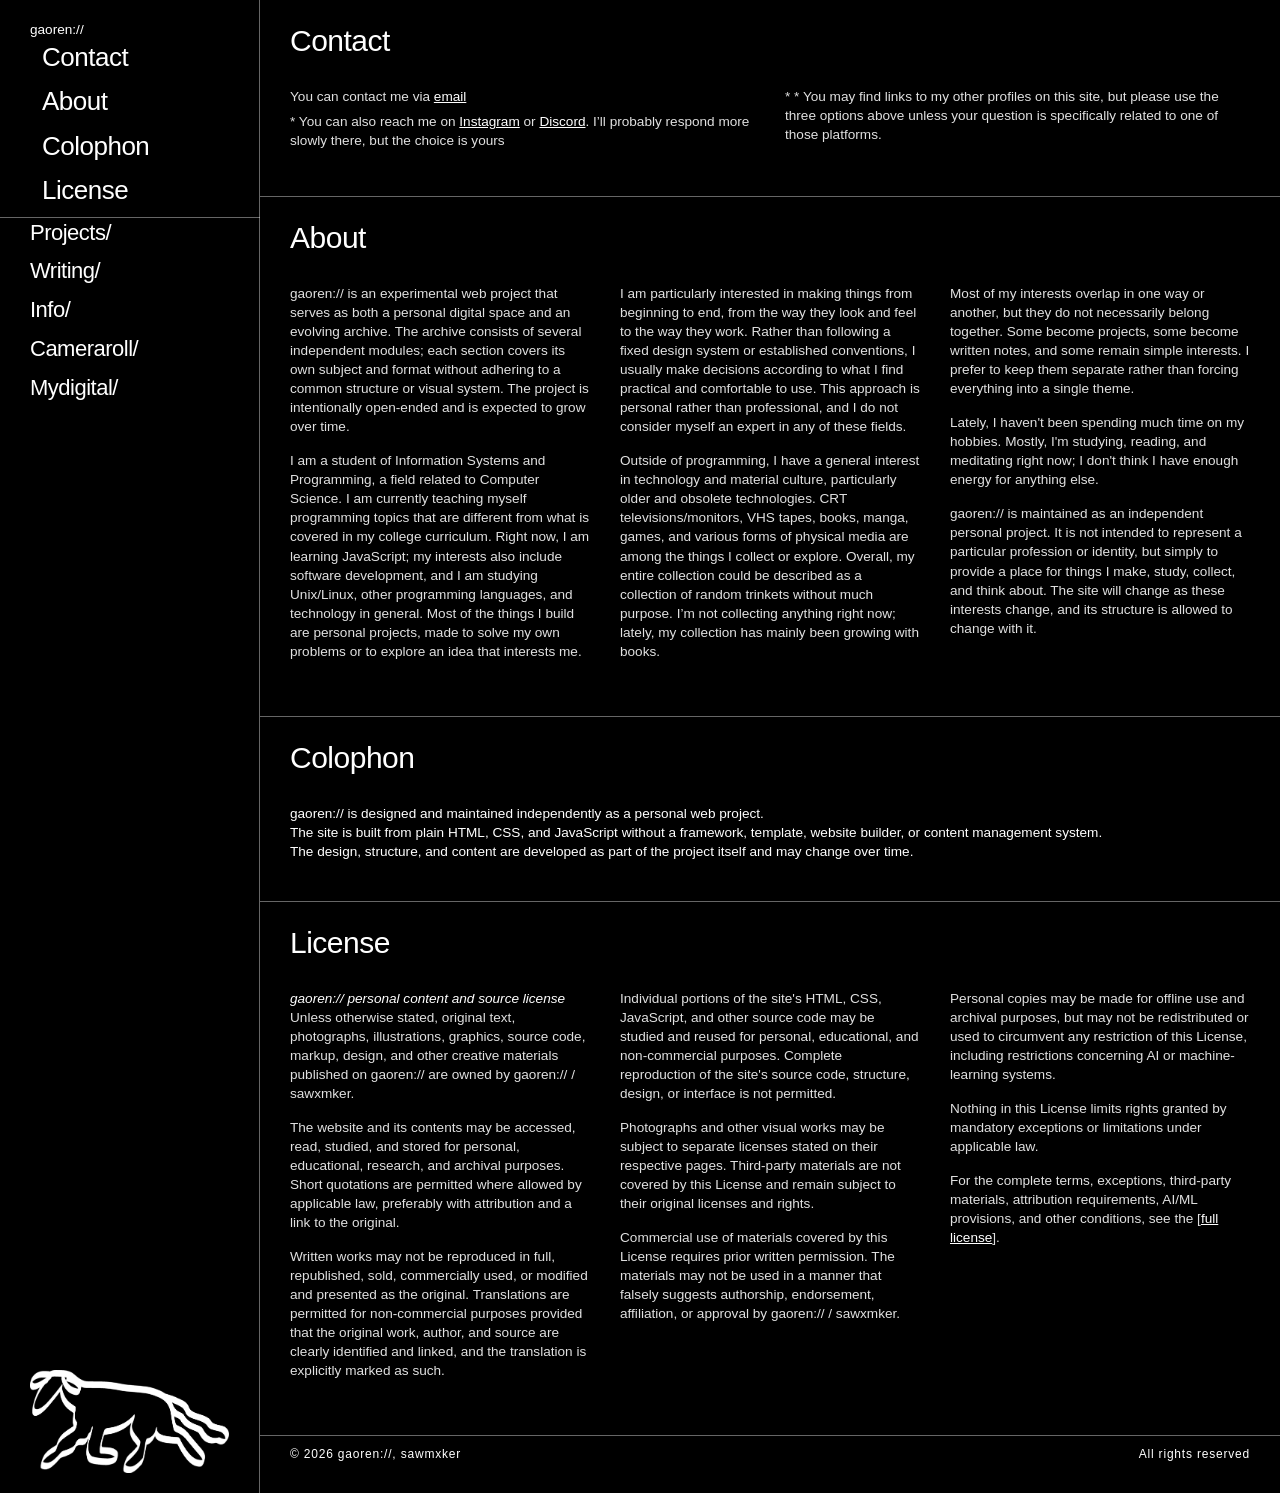
<file: index.html>
<!DOCTYPE html>
<html lang="en-US">
<head>
  <meta charset="UTF-8">
  <meta name="viewport" content="width=device-width, initial-scale=1.0">
  <title>gaoren://index.html</title>
  <link rel="stylesheet" href="css/style.css">
  <link rel="icon" href="assets/icons/favicon-32x32.png">
</head>
<body>

  <div class="site-container">
     <!--sidebar-navbar -->
    <nav class="side-nav">
      <ul>
        <p>gaoren://</p>
        <li><a href="#contact">Contact</a></li>
        <li><a href="#about">About</a></li>
        <li><a href="#colophon">Colophon</a></li>
        <li><a href="#license">License</a></li>
        <!--<li><a href="#faq">FAQ</a></li>
        <li><a href="#credits">Credits</a></li>-->
        <li class="nav-divider"></li>
        <li class="site-link"><a href="projects/index.html">Projects/</a></li>
        <li class="site-link"><a href="writing/index.html">Writing/</a></li>
        <li class="site-link"><a href="info/index.html">Info/</a></li>
        <li class="site-link"><a href="roll/index.html">Cameraroll/</a></li>
        <li class="site-link"><a href="mydigital/index.html">Mydigital/</a></li>
      </ul>
      <img class="side-nav-img" src="assets/icons/dog.png" alt="dog">
    </nav>

    <!-- main-content -->
    <main class="main-content">

      <!-- Contact section -->
      <section id="contact" class="content-section">
        <h2>Contact</h2>
        <div class="grid-2-col">
          <div>
            <p>You can contact me via <a href="mailto:sawmxker@gmail.com">email</a></p>
            <p>* You can also reach me on <a href="https://www.instagram.com/sawmaker/">Instagram</a> or <a href="https://discord.com/users/536964342554296340" target="_blank" rel="noopener">Discord</a>. I’ll probably respond more slowly there, but the choice is yours</p>
          </div>
          <div>
            <p>* * You may find links to my other profiles on this site, but please use the three options above unless your question is specifically related to one of those platforms.</p>
          </div>
        </div>
      </section>

      <!-- About section -->
      <section id="about" class="content-section">
        <h2>About</h2>
        <div class="grid-3-col">
          <div>
            <p>gaoren:// is an experimental web project that serves as both a personal digital space and an evolving archive. The archive consists of several independent modules; each section covers its own subject and format without adhering to a common structure or visual system. The project is intentionally open-ended and is expected to grow over time.</p>
            <p>I am a student of Information Systems and Programming, a field related to Computer Science. I am currently teaching myself programming topics that are different from what is covered in my college curriculum. Right now, I am learning JavaScript; my interests also include software development, and I am studying Unix/Linux, other programming languages, and technology in general. Most of the things I build are personal projects, made to solve my own problems or to explore an idea that interests me.</p>
          </div>
          <div>
            <p>I am particularly interested in making things from beginning to end, from the way they look and feel to the way they work. Rather than following a fixed design system or established conventions, I usually make decisions according to what I find practical and comfortable to use. This approach is personal rather than professional, and I do not consider myself an expert in any of these fields.</p>
            <p>Outside of programming, I have a general interest in technology and material culture, particularly older and obsolete technologies. CRT televisions/monitors, VHS tapes, books, manga, games, and various forms of physical media are among the things I collect or explore. Overall, my entire collection could be described as a collection of random trinkets without much purpose. I’m not collecting anything right now; lately, my collection has mainly been growing with books.</p>
          </div>
          <div>
            <p>Most of my interests overlap in one way or another, but they do not necessarily belong together. Some become projects, some become written notes, and some remain simple interests. I prefer to keep them separate rather than forcing everything into a single theme.</p>
            <p>Lately, I haven't been spending much time on my hobbies. Mostly, I'm studying, reading, and meditating right now; I don't think I have enough energy for anything else.</p>
            <p>gaoren:// is maintained as an independent personal project. It is not intended to represent a particular profession or identity, but simply to provide a place for things I make, study, collect, and think about. The site will change as these interests change, and its structure is allowed to change with it.</p>
          </div>
        </div>
      </section>

      <!-- Colophon section -->
      <section id="colophon" class="content-section">
          <h2>Colophon</h2>
          <div>
            <p>gaoren:// is designed and maintained independently as a personal web project.</p>
          </div>
          <div>
            <p>The site is built from plain HTML, CSS, and JavaScript without a framework, template, website builder, or content management system.</p>
          </div>
          <div>
            <p>The design, structure, and content are developed as part of the project itself and may change over time.</p>
          </div>
      </section>
      

      <!-- License section -->
      <section id="license" class="content-section">
        <h2>License</h2>
        <div class="grid-3-col">
            <div>
                <i>gaoren:// personal content and source license</i>
                <p>Unless otherwise stated, original text, photographs, illustrations, graphics, source code, markup, design, and other creative materials published on gaoren:// are owned by gaoren:// / sawxmker.</p>
                <p>The website and its contents may be accessed, read, studied, and stored for personal, educational, research, and archival purposes. Short quotations are permitted where allowed by applicable law, preferably with attribution and a link to the original.</p>
                <p>Written works may not be reproduced in full, republished, sold, commercially used, or modified and presented as the original. Translations are permitted for non-commercial purposes provided that the original work, author, and source are clearly identified and linked, and the translation is explicitly marked as such.</p>
            </div>
            <div>
                <p>Individual portions of the site's HTML, CSS, JavaScript, and other source code may be studied and reused for personal, educational, and non-commercial purposes. Complete reproduction of the site's source code, structure, design, or interface is not permitted.</p>
                <p>Photographs and other visual works may be subject to separate licenses stated on their respective pages. Third-party materials are not covered by this License and remain subject to their original licenses and rights.</p>
                <p>Commercial use of materials covered by this License requires prior written permission. The materials may not be used in a manner that falsely suggests authorship, endorsement, affiliation, or approval by gaoren:// / sawxmker.</p>
            </div>
            <div>
                <p>Personal copies may be made for offline use and archival purposes, but may not be redistributed or used to circumvent any restriction of this License, including restrictions concerning AI or machine-learning systems.</p>    
                <p>Nothing in this License limits rights granted by mandatory exceptions or limitations under applicable law.</p>
                <p>For the complete terms, exceptions, third-party materials, attribution requirements, AI/ML provisions, and other conditions, see the [<a href="info/license.html">full license</a>].</p>
            </div>
      </section>

            
      <footer class="site-footer">
            <span>© 2026 gaoren://, sawmxker</span>
            <span>All rights reserved</span>
      </footer>
    </main>
  </div>
</body>
</html>
</file>
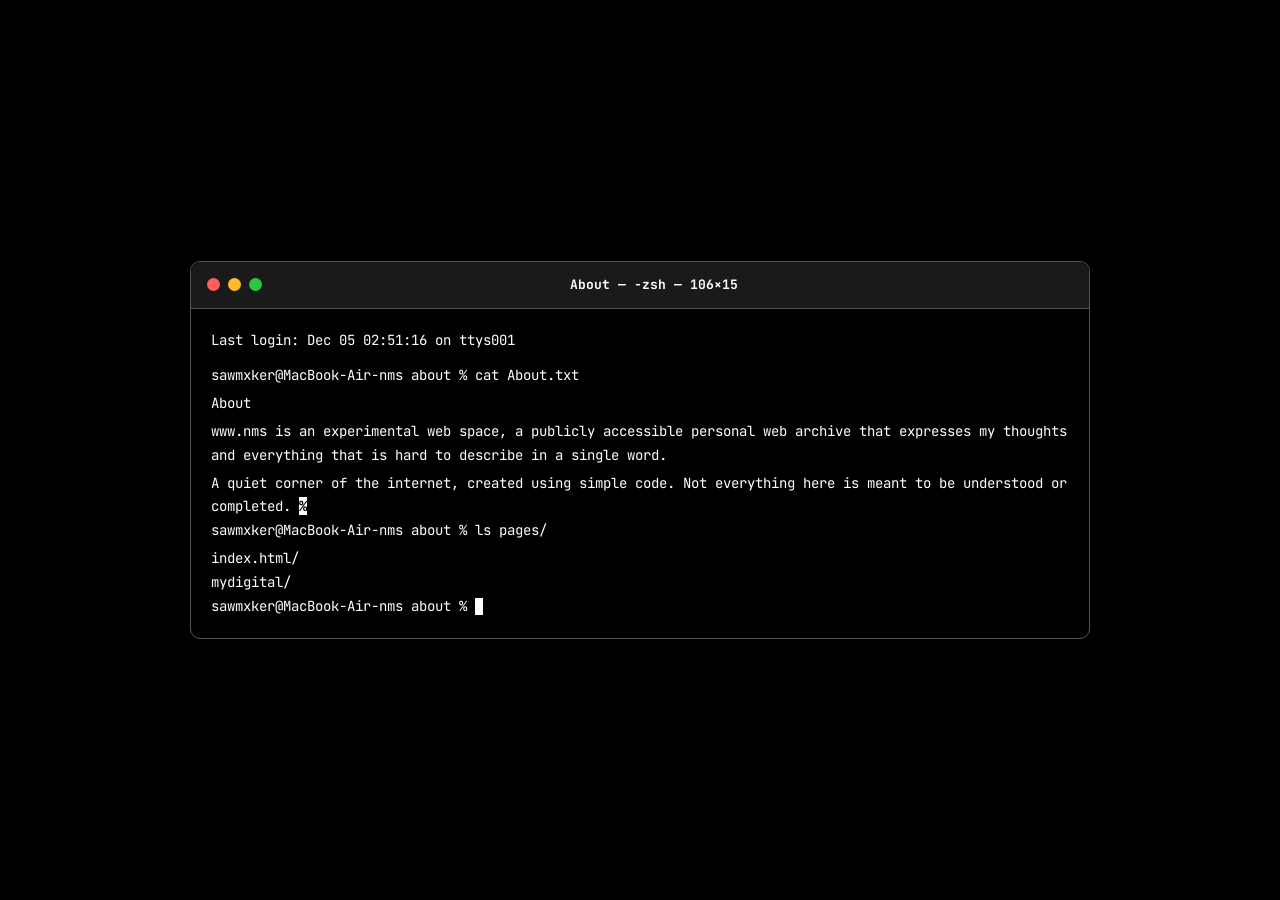
<file: about/index.html>
<!DOCTYPE html>
<html lang="en">
<head>
    <meta charset="UTF-8">
    <meta name="viewport" content="width=device-width, initial-scale=1.0">
    <title>www.nms</title>
    <link rel="icon" type="image/png" sizes="32x32" href="../favicon-32x32.png">
    <link rel="stylesheet" href="../css/global.css">
    <link rel="stylesheet" href="../css/pages/about.css">
</head>
<body>
    <div class="terminal">
        <div class="terminal-header">
            <a href="../index.html" class="terminal-dot red"></a>
            <div class="terminal-dot yellow"></div>
            <div class="terminal-dot green"></div>
            <span class="terminal-title">About — -zsh — 80×26</span>
        </div>

        <div class="terminal-line last-login" id="last-login"></div>

        <div class="terminal-line">
            <span class="prompt-host">sawmxker@MacBook-Air-nms</span>
            <span class="prompt-path"> about </span>
            <span class="prompt-symbol">%</span>
            <span class="cmd"> cat About.txt</span>
        </div>

        <div class="terminal-line">
            <div class="output"><p>About</p></div>
        </div>

        <div class="terminal-line">
            <div class="output">
                <p>www.nms is an experimental web space, a publicly accessible personal web archive that expresses my thoughts and everything that is hard to describe in a single word.</p>
            </div>
        </div>

        <div class="terminal-line">
            <div class="output highlight-percent">
                <p>
                    A quiet corner of the internet, created using simple code. Not everything here is meant to be understood or completed.
                    <span class="pct">%</span>
                </p>
            </div>
        </div>

        <div class="terminal-line">
            <span class="prompt-host">sawmxker@MacBook-Air-nms</span>
            <span class="prompt-path"> about </span>
            <span class="prompt-symbol">%</span>
            <span class="cmd"> ls pages/</span>
        </div>

        <div class="terminal-line">
            <div class="output">
                <p><a href="../index.html" class="link">index.html/</a></p>
                <p><a href="../mydigital/index.html" class="link">mydigital/</a></p>
            </div>
        </div>

        <div class="terminal-line">
            <span class="prompt-host">sawmxker@MacBook-Air-nms</span>
            <span class="prompt-path"> about </span>
            <span class="prompt-symbol">% </span>
            <span class="cursor-blink"></span>
        </div>
    </div>

    <script>
        const terminal = document.querySelector('.terminal');
        const header = document.querySelector('.terminal-header');
        const title = document.querySelector('.terminal-title');

        function setLastLogin() {
            const now = new Date();
            const months = ['Jan','Feb','Mar','Apr','May','Jun','Jul','Aug','Sep','Oct','Nov','Dec'];

            const text =
                `Last login: ${months[now.getMonth()]} ` +
                `${String(now.getDate()).padStart(2,'0')} ` +
                `${String(now.getHours()).padStart(2,'0')}:` +
                `${String(now.getMinutes()).padStart(2,'0')}:` +
                `${String(now.getSeconds()).padStart(2,'0')} on ttys001`;

            document.getElementById('last-login').textContent = text;
        }

        function updateTerminalSize() {
            const style = getComputedStyle(document.body);
            const fontSize = parseFloat(style.fontSize);
            const lineHeight = parseFloat(style.lineHeight) || fontSize * 1.7;

            const measure = document.createElement('span');
            measure.style.cssText = `font-family: "JetBrains Mono", "SF Mono", Menlo, monospace; font-size: ${fontSize}px; visibility: hidden; position: absolute; white-space: nowrap;`;
            measure.textContent = 'W';
            document.body.appendChild(measure);
            const charWidth = measure.getBoundingClientRect().width;
            document.body.removeChild(measure);

            const cols = Math.floor(terminal.getBoundingClientRect().width / charWidth);
            const rows = Math.floor(terminal.getBoundingClientRect().height / lineHeight);

            title.textContent = `About — -zsh — ${cols}×${rows}`;
        }

        function centerTerminal() {
            const rect = terminal.getBoundingClientRect();

            const x = Math.max(0, (window.innerWidth - rect.width) / 2);
            const y = Math.max(0, (window.innerHeight - rect.height) / 2);

            terminal.style.left = x + 'px';
            terminal.style.top = y + 'px';

            savePosition(x, y);
        }

        function savePosition(x, y) {
            localStorage.setItem('termX', String(x));
            localStorage.setItem('termY', String(y));
        }

        function loadPosition() {
            const x = localStorage.getItem('termX');
            const y = localStorage.getItem('termY');

            if (x !== null && y !== null) {
                const px = parseFloat(x);
                const py = parseFloat(y);
                const maxX = window.innerWidth - terminal.offsetWidth;
                const maxY = window.innerHeight - terminal.offsetHeight;

                if (px > maxX || py > maxY || px < 0 || py < 0) {
                    centerTerminal();
                } else {
                    terminal.style.left = px + 'px';
                    terminal.style.top = py + 'px';
                }
            } else {
                centerTerminal();
            }
        }

        function clampPosition() {
            const curX = parseFloat(terminal.style.left) || 0;
            const curY = parseFloat(terminal.style.top) || 0;
            const maxX = window.innerWidth - terminal.offsetWidth;
            const maxY = window.innerHeight - terminal.offsetHeight;

            if (curX > maxX || curY > maxY) {
                const x = Math.min(curX, maxX);
                const y = Math.min(curY, maxY);
                terminal.style.left = Math.max(0, x) + 'px';
                terminal.style.top = Math.max(0, y) + 'px';
            }
        }

        let dragging = false;
        let startX = 0;
        let startY = 0;
        let baseX = 0;
        let baseY = 0;

        header.addEventListener('mousedown', (e) => {
            if (e.target.closest('a')) return;

            dragging = true;

            const rect = terminal.getBoundingClientRect();
            startX = e.clientX;
            startY = e.clientY;
            baseX = rect.left;
            baseY = rect.top;

            e.preventDefault();
        });

        document.addEventListener('mousemove', (e) => {
            if (!dragging) return;

            const dx = e.clientX - startX;
            const dy = e.clientY - startY;

            const maxX = window.innerWidth - terminal.offsetWidth;
            const maxY = window.innerHeight - terminal.offsetHeight;

            const x = Math.min(Math.max(0, baseX + dx), maxX);
            const y = Math.min(Math.max(0, baseY + dy), maxY);

            terminal.style.left = x + 'px';
            terminal.style.top = y + 'px';
        });

        document.addEventListener('mouseup', () => {
            if (!dragging) return;
            dragging = false;

            savePosition(
                parseFloat(terminal.style.left),
                parseFloat(terminal.style.top)
            );
        });

        header.addEventListener('touchstart', (e) => {
            if (e.target.closest('a')) return;

            dragging = true;

            const rect = terminal.getBoundingClientRect();
            startX = e.touches[0].clientX;
            startY = e.touches[0].clientY;
            baseX = rect.left;
            baseY = rect.top;
        });

        document.addEventListener('touchmove', (e) => {
            if (!dragging) return;

            const dx = e.touches[0].clientX - startX;
            const dy = e.touches[0].clientY - startY;

            const maxX = window.innerWidth - terminal.offsetWidth;
            const maxY = window.innerHeight - terminal.offsetHeight;

            const x = Math.min(Math.max(0, baseX + dx), maxX);
            const y = Math.min(Math.max(0, baseY + dy), maxY);

            terminal.style.left = x + 'px';
            terminal.style.top = y + 'px';
        });

        document.addEventListener('touchend', () => {
            if (!dragging) return;
            dragging = false;

            savePosition(
                parseFloat(terminal.style.left),
                parseFloat(terminal.style.top)
            );
        });

        window.addEventListener('resize', () => {
            updateTerminalSize();
            clampPosition();
        });

        setLastLogin();
        updateTerminalSize();
        loadPosition();
    </script>
</body>
</html>
</file>
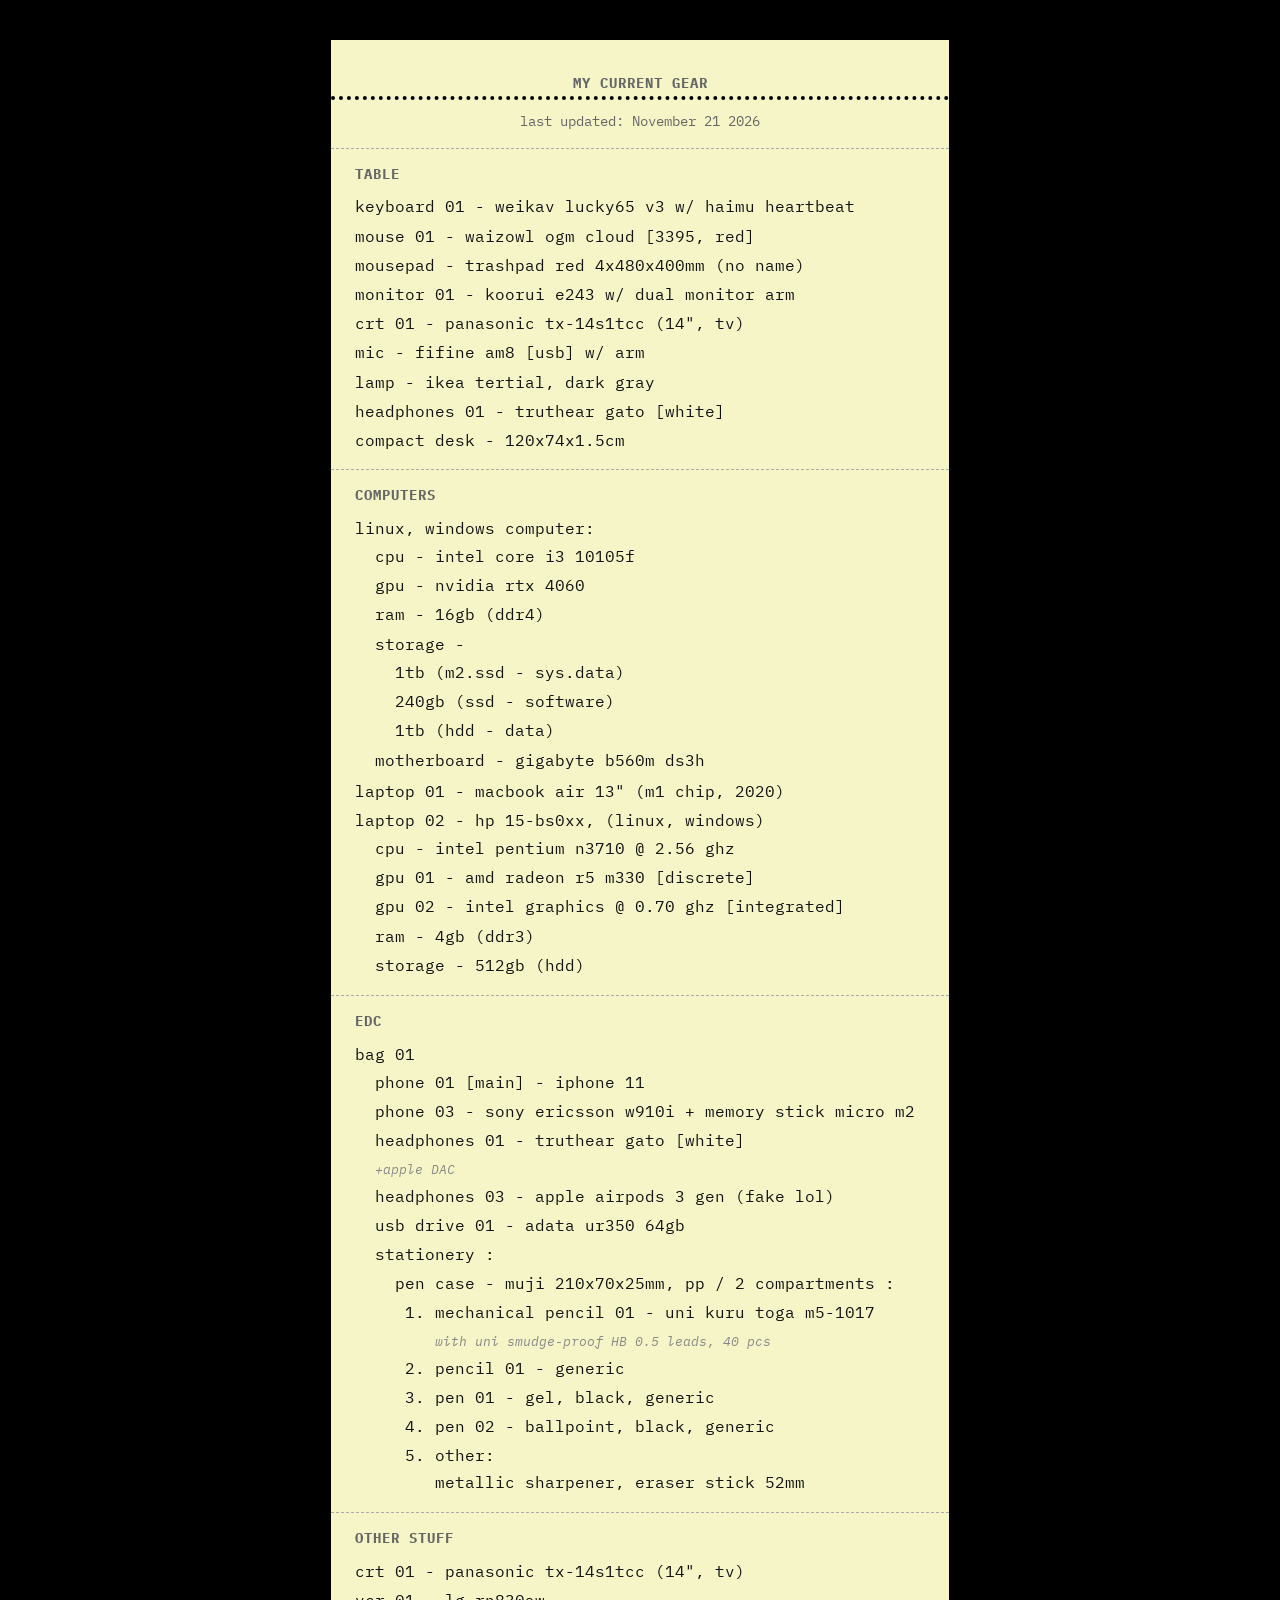
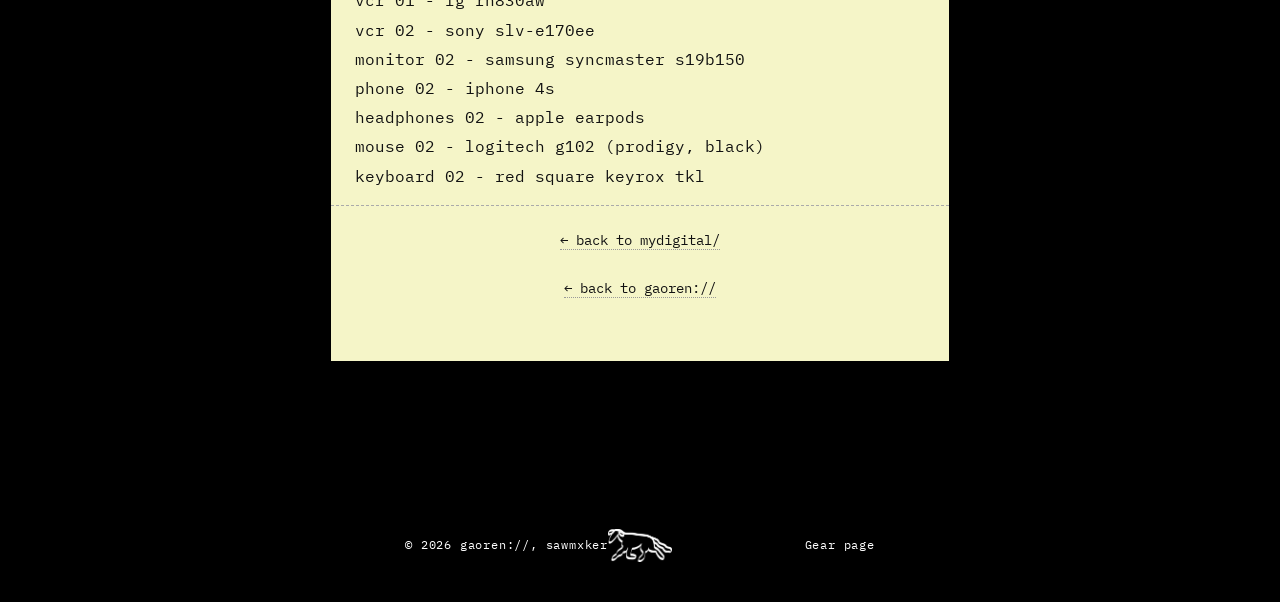
<file: gear/index.html>
<!doctype html>
<html lang="en">
<head>
    <meta charset="UTF-8" />
    <meta name="viewport" content="width=device-width, initial-scale=1.0" />
    <title>gaoren://gearlist</title>
    <link rel="stylesheet" href="../css/pages/gear.css" />
    <link rel="icon" type="image/png" href="../assets/icons/favicon-32x32.png">
</head>
<body>
    <!--<header>
        <p>info</p>
    </header>-->
    <article class="receipt">
        <header class="receipt-header">
            <h1 class="receipt-subtitle">my current gear</h1>
            <p class="receipt-date">last updated: November 21 2026</p>
        </header>

        <hr class="receipt-divider" />

        <section>
            <h2>table</h2>
            <ul>
                <li>keyboard 01 - weikav lucky65 v3 w/ haimu heartbeat</li>
                <li>mouse 01 - waizowl ogm cloud [3395, red]</li>
                <li>mousepad - trashpad red 4x480x400mm (no name)</li>
                <li>monitor 01 - koorui e243 w/ dual monitor arm</li>
                <li>crt 01 - panasonic tx-14s1tcc (14", tv)</li>
                <li>mic - fifine am8 [usb] w/ arm</li>
                <li>lamp - ikea tertial, dark gray</li>
                <li>headphones 01 - truthear gato [white]</li>
                <li>compact desk - 120x74x1.5cm</li>
            </ul>
        </section>

        <hr class="receipt-divider" />

        <section>
            <h2>computers</h2>
            <ul>
                <li>
                    linux, windows computer:
                    <ul>
                        <li>cpu - intel core i3 10105f</li>
                        <li>gpu - nvidia rtx 4060</li>
                        <li>ram - 16gb (ddr4)</li>
                        <li>storage -
                            <ul>
                                <li>1tb (m2.ssd - sys.data)</li>
                                <li>240gb (ssd - software)</li>
                                <li>1tb (hdd - data)</li>
                            </ul>
                        </li>
                        <li>motherboard - gigabyte b560m ds3h</li>
                    </ul>
                </li>
                <li>laptop 01 - macbook air 13" (m1 chip, 2020)</li>
                <li>laptop 02 - hp 15-bs0xx, (linux, windows)
                    <ul>
                        <li>cpu - intel pentium n3710 @ 2.56 ghz</li>
                        <li>gpu 01 - amd radeon r5 m330 [discrete]</li>
                        <li>gpu 02 - intel graphics @ 0.70 ghz [integrated]</li>
                        <li>ram - 4gb (ddr3)</li>
                        <li>storage - 512gb (hdd)</li>
                    </ul>
                </li>
            </ul>
        </section>
        
        <hr class="receipt-divider" />

        <section>
            <h2>edc</h2>
            <ul>
                <li>
                    bag 01
                    <ul>
                        <li>phone 01 [main] - iphone 11</li>
                        <li>phone 03 - sony ericsson w910i + memory stick micro m2</li>
                        <li>headphones 01 - truthear gato [white]</li>
                        <p class="note">+apple DAC</p>
                        <li>headphones 03 - apple airpods 3 gen (fake lol)</li>
                        <li>usb drive 01 - adata ur350 64gb</li>
                        <!--<li>usb drive 01 - adata ur350 64gb (arch & windows, files)</li>-->
                        <!--
                        note:

                        It actually broke after just one day of use. I used it for one day out of the nine I had it. At one point, I decided to copy some study documents onto it—just in case I didn't have internet or my laptop handy—and discovered that the flash drive simply wouldn't read; it wouldn't let me access the files and showed up as having 0 bytes, lol.
                        -->
                        <li>stationery :</li>
                        <ul>
                            <li>pen case - muji 210x70x25mm, pp / 2 compartments :</li>
                            <ol>
                                <li>mechanical pencil 01 - uni kuru toga m5-1017</li>
                                <p class="note">with uni smudge-proof HB 0.5 leads, 40 pcs</p>
                                <li>pencil 01 - generic</li>
                                <li>pen 01 - gel, black, generic</li>
                                <li>pen 02 - ballpoint, black, generic</li>
                                <li>other: <br>metallic sharpener, eraser stick 52mm</li>
                        </ul>
                    </ul>
                </li>
            </ul>
        </section>

        <hr class="receipt-divider" />

        <section>
            <h2>other stuff</h2>
            <ul>
                <li>crt 01 - panasonic tx-14s1tcc (14", tv)</li>
                <li>vcr 01 - lg rn830aw</li>
                <li>vcr 02 - sony slv-e170ee</li>
                <li>monitor 02 - samsung syncmaster s19b150</li>
                <li>phone 02 - iphone 4s</li>
                <li>headphones 02 - apple earpods</li>
                <li>mouse 02 - logitech g102 (prodigy, black)</li>
                <li>keyboard 02 - red square keyrox tkl</li>
            </ul>
        </section>

        <hr class="receipt-divider" />

        <footer class="receipt-footer">
            <p class="footer-link"><a href="../mydigital/index.html">← back to mydigital/</a></p>
            <p class="footer-link"><a href="../index.html">← back to gaoren://</a></p>
        </footer>
    </article>

    <div class="page-bottom">
        <footer class="page-footer">
            <span>© 2026 gaoren://, sawmxker</span>
            <img class="page-bottom-img" src="../assets/icons/dog.png" alt="dog">
            <span>Gear page</span>
        </footer>
    </div>
</body>
</html>
</file>
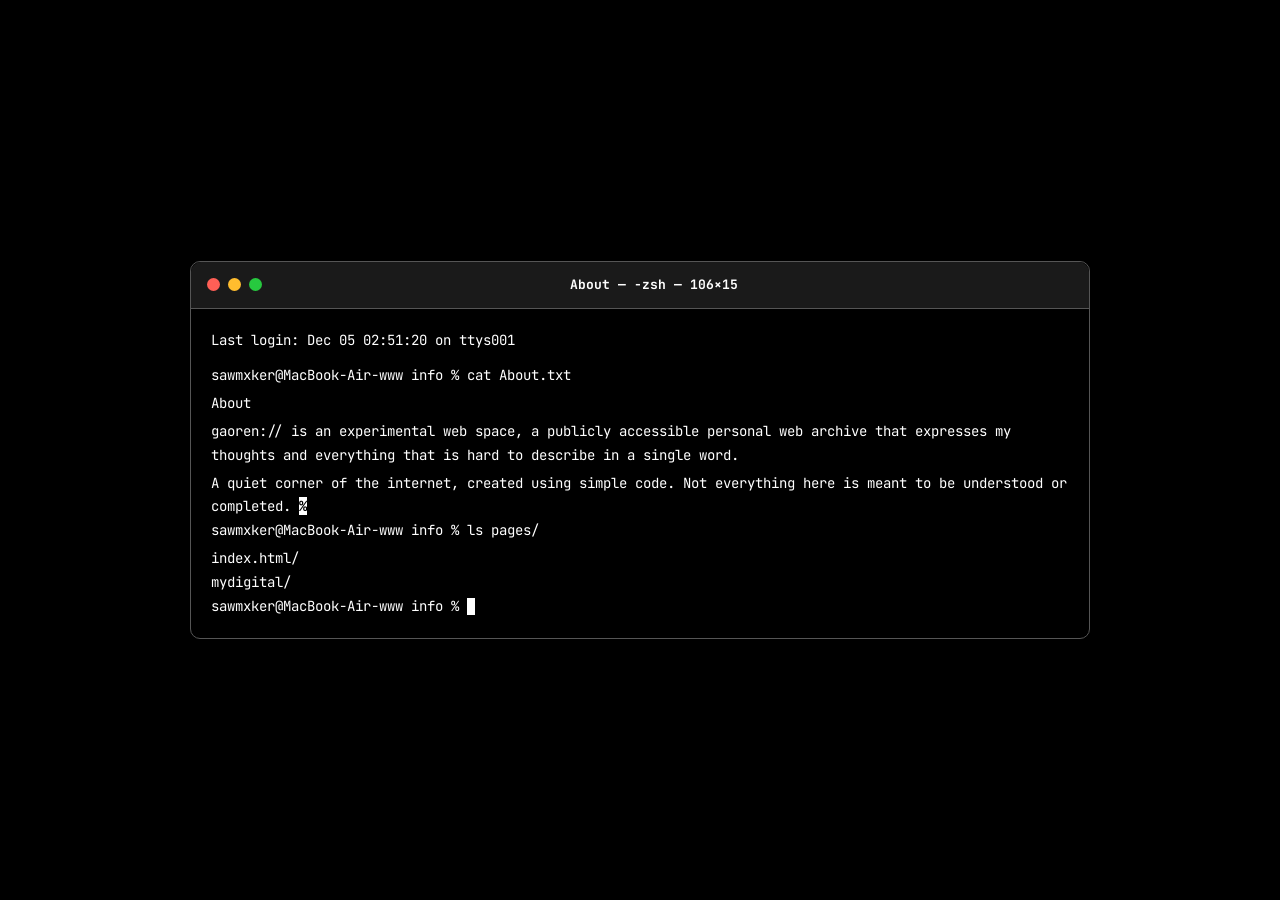
<file: info/index.html>
<!DOCTYPE html>
<html lang="en">
<head>
    <meta charset="UTF-8">
    <meta name="viewport" content="width=device-width, initial-scale=1.0">
    <title>gaoren://info.nms</title>
    <link rel="icon" type="image/png" sizes="32x32" href="../assets/icons/favicon-32x32.png">
    <link rel="stylesheet" href="../css/global.css">
    <link rel="stylesheet" href="../css/pages/about.css">
</head>
<body>
    <div class="terminal">
        <div class="terminal-header">
            <a href="../index.html" class="terminal-dot red"></a>
            <div class="terminal-dot yellow"></div>
            <div class="terminal-dot green"></div>
            <span class="terminal-title">About — -zsh — 80×26</span>
        </div>

        <div class="terminal-line last-login" id="last-login"></div>

        <div class="terminal-line">
            <span class="prompt-host">sawmxker@MacBook-Air-www</span>
            <span class="prompt-path"> info </span>
            <span class="prompt-symbol">%</span>
            <span class="cmd"> cat About.txt</span>
        </div>

        <div class="terminal-line">
            <div class="output"><p>About</p></div>
        </div>

        <div class="terminal-line">
            <div class="output">
                <p>gaoren:// is an experimental web space, a publicly accessible personal web archive that expresses my thoughts and everything that is hard to describe in a single word.</p>
            </div>
        </div>

        <div class="terminal-line">
            <div class="output highlight-percent">
                <p>
                    A quiet corner of the internet, created using simple code. Not everything here is meant to be understood or completed.
                    <span class="pct">%</span>
                </p>
            </div>
        </div>

        <div class="terminal-line">
            <span class="prompt-host">sawmxker@MacBook-Air-www</span>
            <span class="prompt-path"> info </span>
            <span class="prompt-symbol">%</span>
            <span class="cmd"> ls pages/</span>
        </div>

        <div class="terminal-line">
            <div class="output">
                <p><a href="../index.html" class="link">index.html/</a></p>
                <p><a href="../mydigital/index.html" class="link">mydigital/</a></p>
            </div>
        </div>

        <div class="terminal-line">
            <span class="prompt-host">sawmxker@MacBook-Air-www</span>
            <span class="prompt-path"> info </span>
            <span class="prompt-symbol">% </span>
            <span class="cursor-blink"></span>
        </div>
    </div>

    <script>
        const terminal = document.querySelector('.terminal');
        const header = document.querySelector('.terminal-header');
        const title = document.querySelector('.terminal-title');

        function setLastLogin() {
            const now = new Date();
            const months = ['Jan','Feb','Mar','Apr','May','Jun','Jul','Aug','Sep','Oct','Nov','Dec'];

            const text =
                `Last login: ${months[now.getMonth()]} ` +
                `${String(now.getDate()).padStart(2,'0')} ` +
                `${String(now.getHours()).padStart(2,'0')}:` +
                `${String(now.getMinutes()).padStart(2,'0')}:` +
                `${String(now.getSeconds()).padStart(2,'0')} on ttys001`;

            document.getElementById('last-login').textContent = text;
        }

        function updateTerminalSize() {
            const style = getComputedStyle(document.body);
            const fontSize = parseFloat(style.fontSize);
            const lineHeight = parseFloat(style.lineHeight) || fontSize * 1.7;

            const measure = document.createElement('span');
            measure.style.cssText = `font-family: "JetBrains Mono", "SF Mono", Menlo, monospace; font-size: ${fontSize}px; visibility: hidden; position: absolute; white-space: nowrap;`;
            measure.textContent = 'W';
            document.body.appendChild(measure);
            const charWidth = measure.getBoundingClientRect().width;
            document.body.removeChild(measure);

            const cols = Math.floor(terminal.getBoundingClientRect().width / charWidth);
            const rows = Math.floor(terminal.getBoundingClientRect().height / lineHeight);

            title.textContent = `About — -zsh — ${cols}×${rows}`;
        }

        function centerTerminal() {
            const rect = terminal.getBoundingClientRect();

            const x = Math.max(0, (window.innerWidth - rect.width) / 2);
            const y = Math.max(0, (window.innerHeight - rect.height) / 2);

            terminal.style.left = x + 'px';
            terminal.style.top = y + 'px';

            savePosition(x, y);
        }

        function savePosition(x, y) {
            localStorage.setItem('termX', String(x));
            localStorage.setItem('termY', String(y));
        }

        function loadPosition() {
            const x = localStorage.getItem('termX');
            const y = localStorage.getItem('termY');

            if (x !== null && y !== null) {
                const px = parseFloat(x);
                const py = parseFloat(y);
                const maxX = window.innerWidth - terminal.offsetWidth;
                const maxY = window.innerHeight - terminal.offsetHeight;

                if (px > maxX || py > maxY || px < 0 || py < 0) {
                    centerTerminal();
                } else {
                    terminal.style.left = px + 'px';
                    terminal.style.top = py + 'px';
                }
            } else {
                centerTerminal();
            }
        }

        function clampPosition() {
            const curX = parseFloat(terminal.style.left) || 0;
            const curY = parseFloat(terminal.style.top) || 0;
            const maxX = window.innerWidth - terminal.offsetWidth;
            const maxY = window.innerHeight - terminal.offsetHeight;

            if (curX > maxX || curY > maxY) {
                const x = Math.min(curX, maxX);
                const y = Math.min(curY, maxY);
                terminal.style.left = Math.max(0, x) + 'px';
                terminal.style.top = Math.max(0, y) + 'px';
            }
        }

        let dragging = false;
        let startX = 0;
        let startY = 0;
        let baseX = 0;
        let baseY = 0;

        header.addEventListener('mousedown', (e) => {
            if (e.target.closest('a')) return;

            dragging = true;

            const rect = terminal.getBoundingClientRect();
            startX = e.clientX;
            startY = e.clientY;
            baseX = rect.left;
            baseY = rect.top;

            e.preventDefault();
        });

        document.addEventListener('mousemove', (e) => {
            if (!dragging) return;

            const dx = e.clientX - startX;
            const dy = e.clientY - startY;

            const maxX = window.innerWidth - terminal.offsetWidth;
            const maxY = window.innerHeight - terminal.offsetHeight;

            const x = Math.min(Math.max(0, baseX + dx), maxX);
            const y = Math.min(Math.max(0, baseY + dy), maxY);

            terminal.style.left = x + 'px';
            terminal.style.top = y + 'px';
        });

        document.addEventListener('mouseup', () => {
            if (!dragging) return;
            dragging = false;

            savePosition(
                parseFloat(terminal.style.left),
                parseFloat(terminal.style.top)
            );
        });

        header.addEventListener('touchstart', (e) => {
            if (e.target.closest('a')) return;

            dragging = true;

            const rect = terminal.getBoundingClientRect();
            startX = e.touches[0].clientX;
            startY = e.touches[0].clientY;
            baseX = rect.left;
            baseY = rect.top;
        });

        document.addEventListener('touchmove', (e) => {
            if (!dragging) return;

            const dx = e.touches[0].clientX - startX;
            const dy = e.touches[0].clientY - startY;

            const maxX = window.innerWidth - terminal.offsetWidth;
            const maxY = window.innerHeight - terminal.offsetHeight;

            const x = Math.min(Math.max(0, baseX + dx), maxX);
            const y = Math.min(Math.max(0, baseY + dy), maxY);

            terminal.style.left = x + 'px';
            terminal.style.top = y + 'px';
        });

        document.addEventListener('touchend', () => {
            if (!dragging) return;
            dragging = false;

            savePosition(
                parseFloat(terminal.style.left),
                parseFloat(terminal.style.top)
            );
        });

        window.addEventListener('resize', () => {
            updateTerminalSize();
            clampPosition();
        });

        setLastLogin();
        updateTerminalSize();
        loadPosition();
    </script>
</body>
</html>
</file>
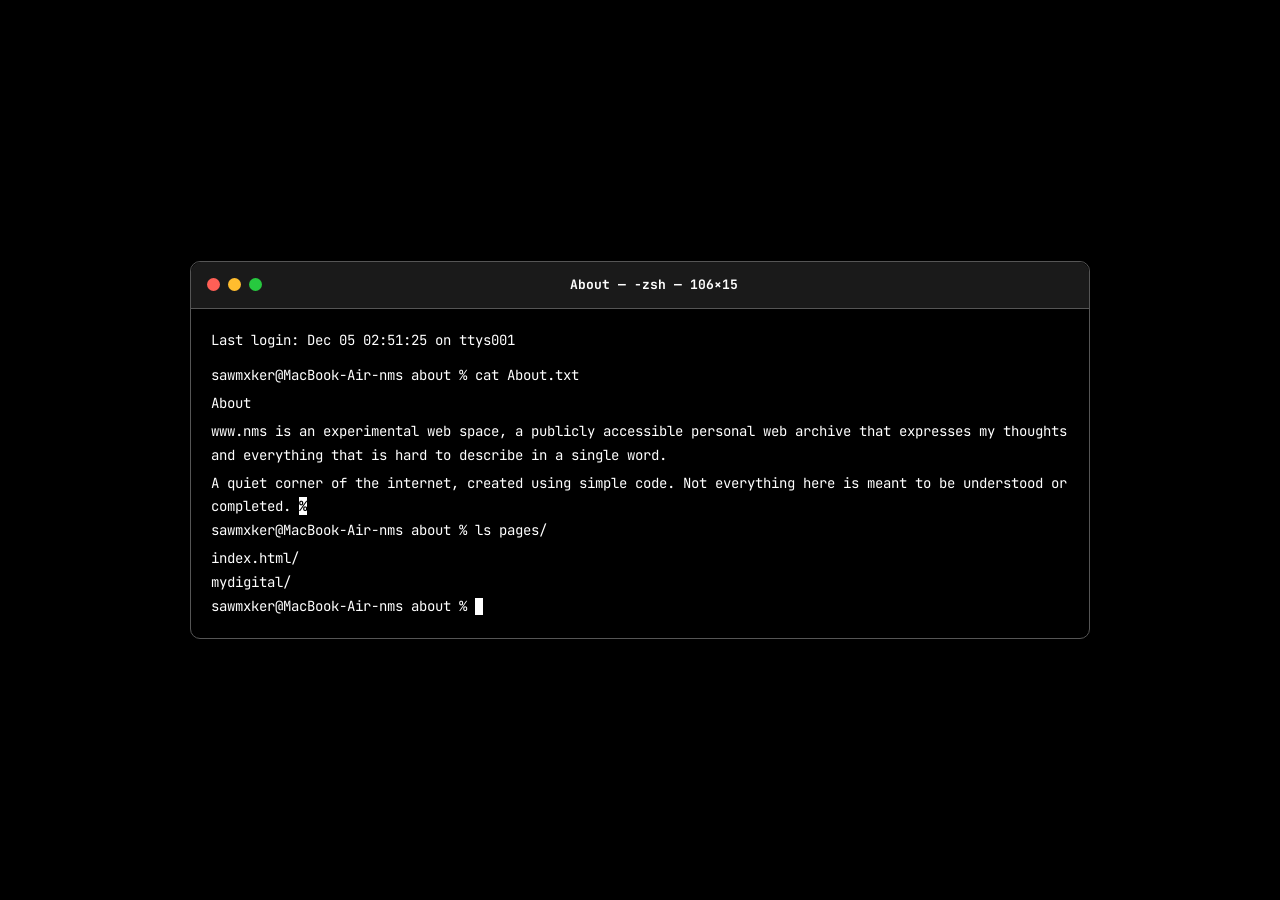
<file: about.html>
<!DOCTYPE html>
<html lang="en">
<head>
    <meta charset="UTF-8">
    <meta name="viewport" content="width=device-width, initial-scale=1.0">
    <title>www.nms</title>
    <link rel="icon" type="image/png" sizes="32x32" href="favicon-32x32.png">
    <link rel="stylesheet" href="css/style.css">
    <link rel="stylesheet" href="css/about/about.css">
</head>
<body>
    <div class="terminal">
        <div class="terminal-header">
            <a href="index.html" class="terminal-dot red"></a>
            <div class="terminal-dot yellow"></div>
            <div class="terminal-dot green"></div>
            <span class="terminal-title">About — -zsh — 80×26</span>
        </div>

        <div class="terminal-line last-login" id="last-login"></div>

        <div class="terminal-line">
            <span class="prompt-host">sawmxker@MacBook-Air-nms</span>
            <span class="prompt-path"> about </span>
            <span class="prompt-symbol">%</span>
            <span class="cmd"> cat About.txt</span>
        </div>

        <div class="terminal-line">
            <div class="output"><p>About</p></div>
        </div>

        <div class="terminal-line">
            <div class="output">
                <p>www.nms is an experimental web space, a publicly accessible personal web archive that expresses my thoughts and everything that is hard to describe in a single word.</p>
            </div>
        </div>

        <div class="terminal-line">
            <div class="output highlight-percent">
                <p>
                    A quiet corner of the internet, created using simple code. Not everything here is meant to be understood or completed.
                    <span class="pct">%</span>
                </p>
            </div>
        </div>

        <div class="terminal-line">
            <span class="prompt-host">sawmxker@MacBook-Air-nms</span>
            <span class="prompt-path"> about </span>
            <span class="prompt-symbol">%</span>
            <span class="cmd"> ls pages/</span>
        </div>

        <div class="terminal-line">
            <div class="output">
                <p><a href="index.html" class="link">index.html/</a></p>
                <p><a href="mydigital.html" class="link">mydigital/</a></p>
            </div>
        </div>

        <div class="terminal-line">
            <span class="prompt-host">sawmxker@MacBook-Air-nms</span>
            <span class="prompt-path"> about </span>
            <span class="prompt-symbol">% </span>
            <span class="cursor-blink"></span>
        </div>
    </div>

    <script>
        const terminal = document.querySelector('.terminal');
        const header = document.querySelector('.terminal-header');
        const title = document.querySelector('.terminal-title');

        function setLastLogin() {
            const now = new Date();
            const months = ['Jan','Feb','Mar','Apr','May','Jun','Jul','Aug','Sep','Oct','Nov','Dec'];

            const text =
                `Last login: ${months[now.getMonth()]} ` +
                `${String(now.getDate()).padStart(2,'0')} ` +
                `${String(now.getHours()).padStart(2,'0')}:` +
                `${String(now.getMinutes()).padStart(2,'0')}:` +
                `${String(now.getSeconds()).padStart(2,'0')} on ttys001`;

            document.getElementById('last-login').textContent = text;
        }

        function updateTerminalSize() {
            const style = getComputedStyle(document.body);
            const fontSize = parseFloat(style.fontSize);
            const lineHeight = parseFloat(style.lineHeight) || fontSize * 1.7;

            const measure = document.createElement('span');
            measure.style.cssText = `font-family: "JetBrains Mono", "SF Mono", Menlo, monospace; font-size: ${fontSize}px; visibility: hidden; position: absolute; white-space: nowrap;`;
            measure.textContent = 'W';
            document.body.appendChild(measure);
            const charWidth = measure.getBoundingClientRect().width;
            document.body.removeChild(measure);

            const cols = Math.floor(terminal.getBoundingClientRect().width / charWidth);
            const rows = Math.floor(terminal.getBoundingClientRect().height / lineHeight);

            title.textContent = `About — -zsh — ${cols}×${rows}`;
        }

        function centerTerminal() {
            const rect = terminal.getBoundingClientRect();

            const x = Math.max(0, (window.innerWidth - rect.width) / 2);
            const y = Math.max(0, (window.innerHeight - rect.height) / 2);

            terminal.style.left = x + 'px';
            terminal.style.top = y + 'px';

            savePosition(x, y);
        }

        function savePosition(x, y) {
            localStorage.setItem('termX', String(x));
            localStorage.setItem('termY', String(y));
        }

        function loadPosition() {
            const x = localStorage.getItem('termX');
            const y = localStorage.getItem('termY');

            if (x !== null && y !== null) {
                terminal.style.left = x + 'px';
                terminal.style.top = y + 'px';
            } else {
                centerTerminal();
            }
        }

        let dragging = false;
        let startX = 0;
        let startY = 0;
        let baseX = 0;
        let baseY = 0;

        header.addEventListener('mousedown', (e) => {
            if (e.target.closest('a')) return;

            dragging = true;

            const rect = terminal.getBoundingClientRect();
            startX = e.clientX;
            startY = e.clientY;
            baseX = rect.left;
            baseY = rect.top;

            e.preventDefault();
        });

        document.addEventListener('mousemove', (e) => {
            if (!dragging) return;

            const dx = e.clientX - startX;
            const dy = e.clientY - startY;

            const maxX = window.innerWidth - terminal.offsetWidth;
            const maxY = window.innerHeight - terminal.offsetHeight;

            const x = Math.min(Math.max(0, baseX + dx), maxX);
            const y = Math.min(Math.max(0, baseY + dy), maxY);

            terminal.style.left = x + 'px';
            terminal.style.top = y + 'px';
        });

        document.addEventListener('mouseup', () => {
            if (!dragging) return;
            dragging = false;

            savePosition(
                parseFloat(terminal.style.left),
                parseFloat(terminal.style.top)
            );
        });

        header.addEventListener('touchstart', (e) => {
            if (e.target.closest('a')) return;

            dragging = true;

            const rect = terminal.getBoundingClientRect();
            startX = e.touches[0].clientX;
            startY = e.touches[0].clientY;
            baseX = rect.left;
            baseY = rect.top;
        });

        document.addEventListener('touchmove', (e) => {
            if (!dragging) return;

            const dx = e.touches[0].clientX - startX;
            const dy = e.touches[0].clientY - startY;

            const maxX = window.innerWidth - terminal.offsetWidth;
            const maxY = window.innerHeight - terminal.offsetHeight;

            const x = Math.min(Math.max(0, baseX + dx), maxX);
            const y = Math.min(Math.max(0, baseY + dy), maxY);

            terminal.style.left = x + 'px';
            terminal.style.top = y + 'px';
        });

        document.addEventListener('touchend', () => {
            if (!dragging) return;
            dragging = false;

            savePosition(
                parseFloat(terminal.style.left),
                parseFloat(terminal.style.top)
            );
        });

        window.addEventListener('resize', updateTerminalSize);

        setLastLogin();
        updateTerminalSize();
        loadPosition();
    </script>
</body>
</html>
</file>
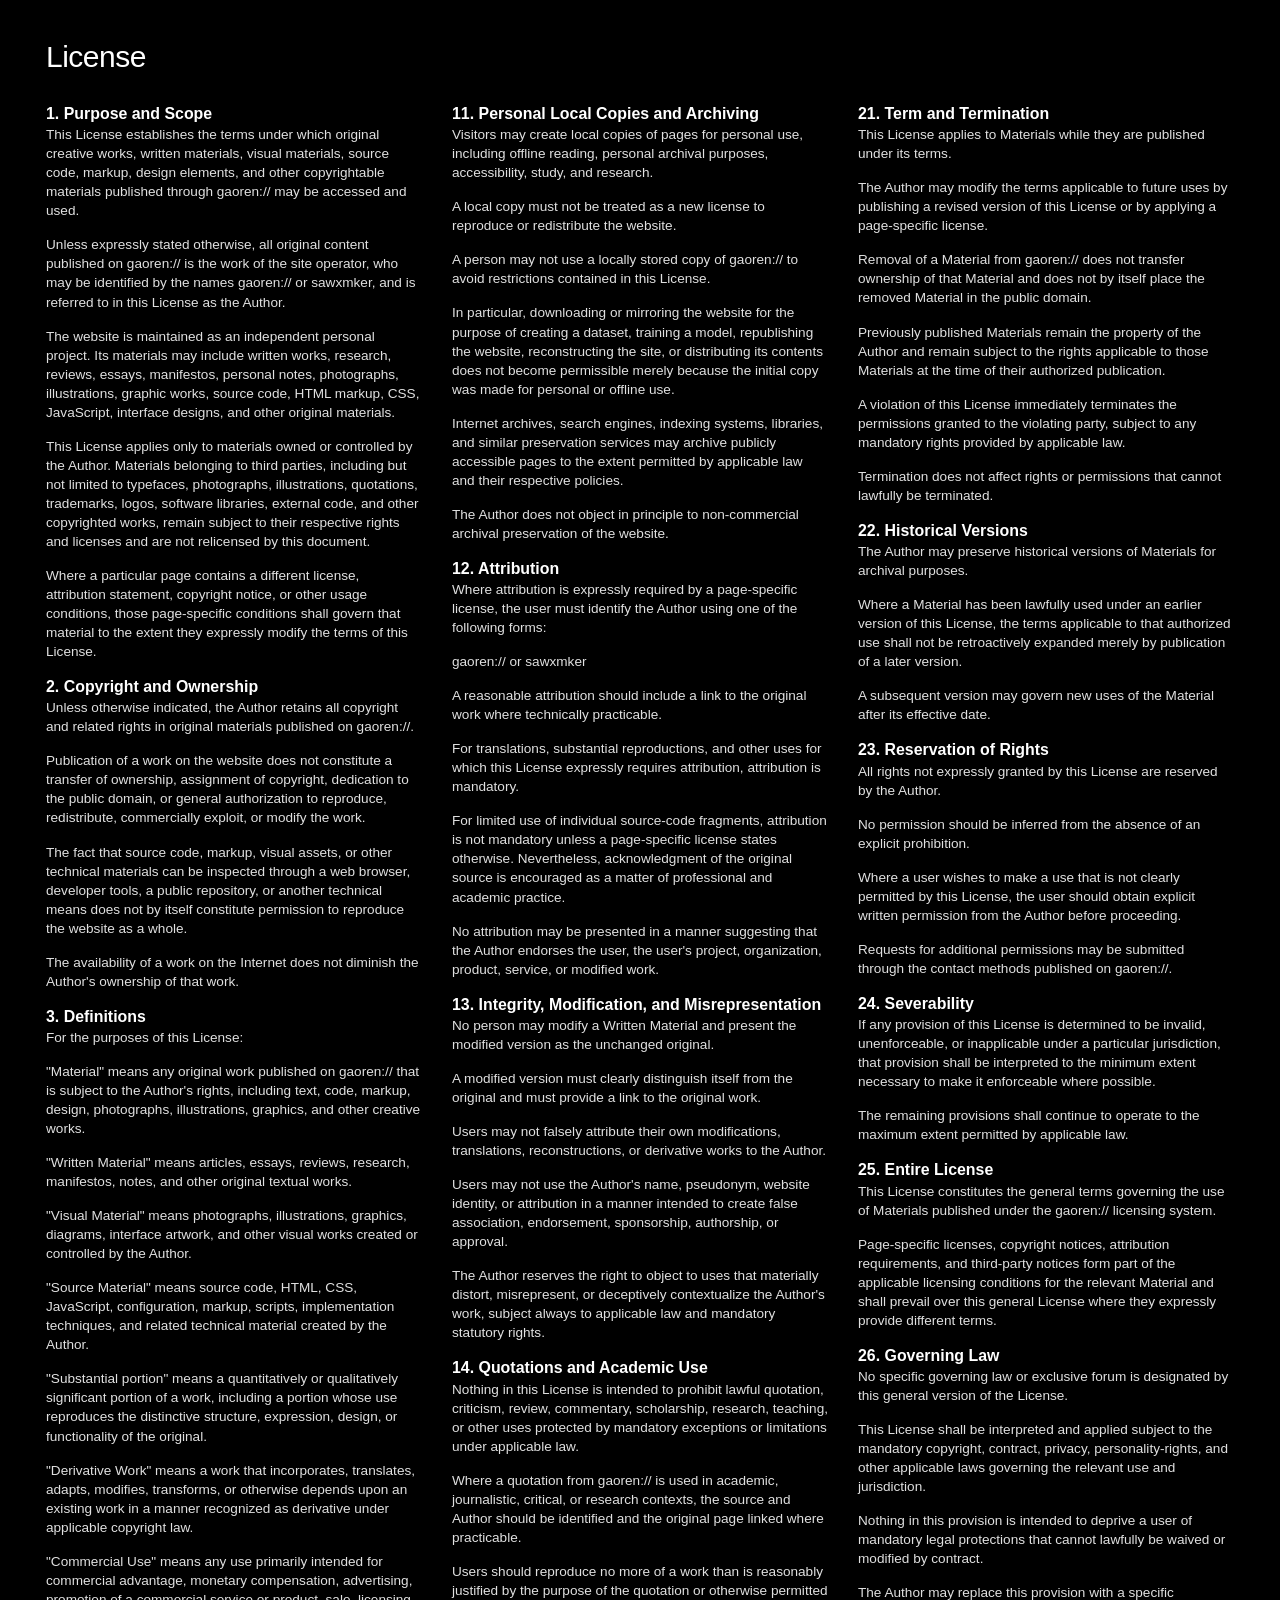
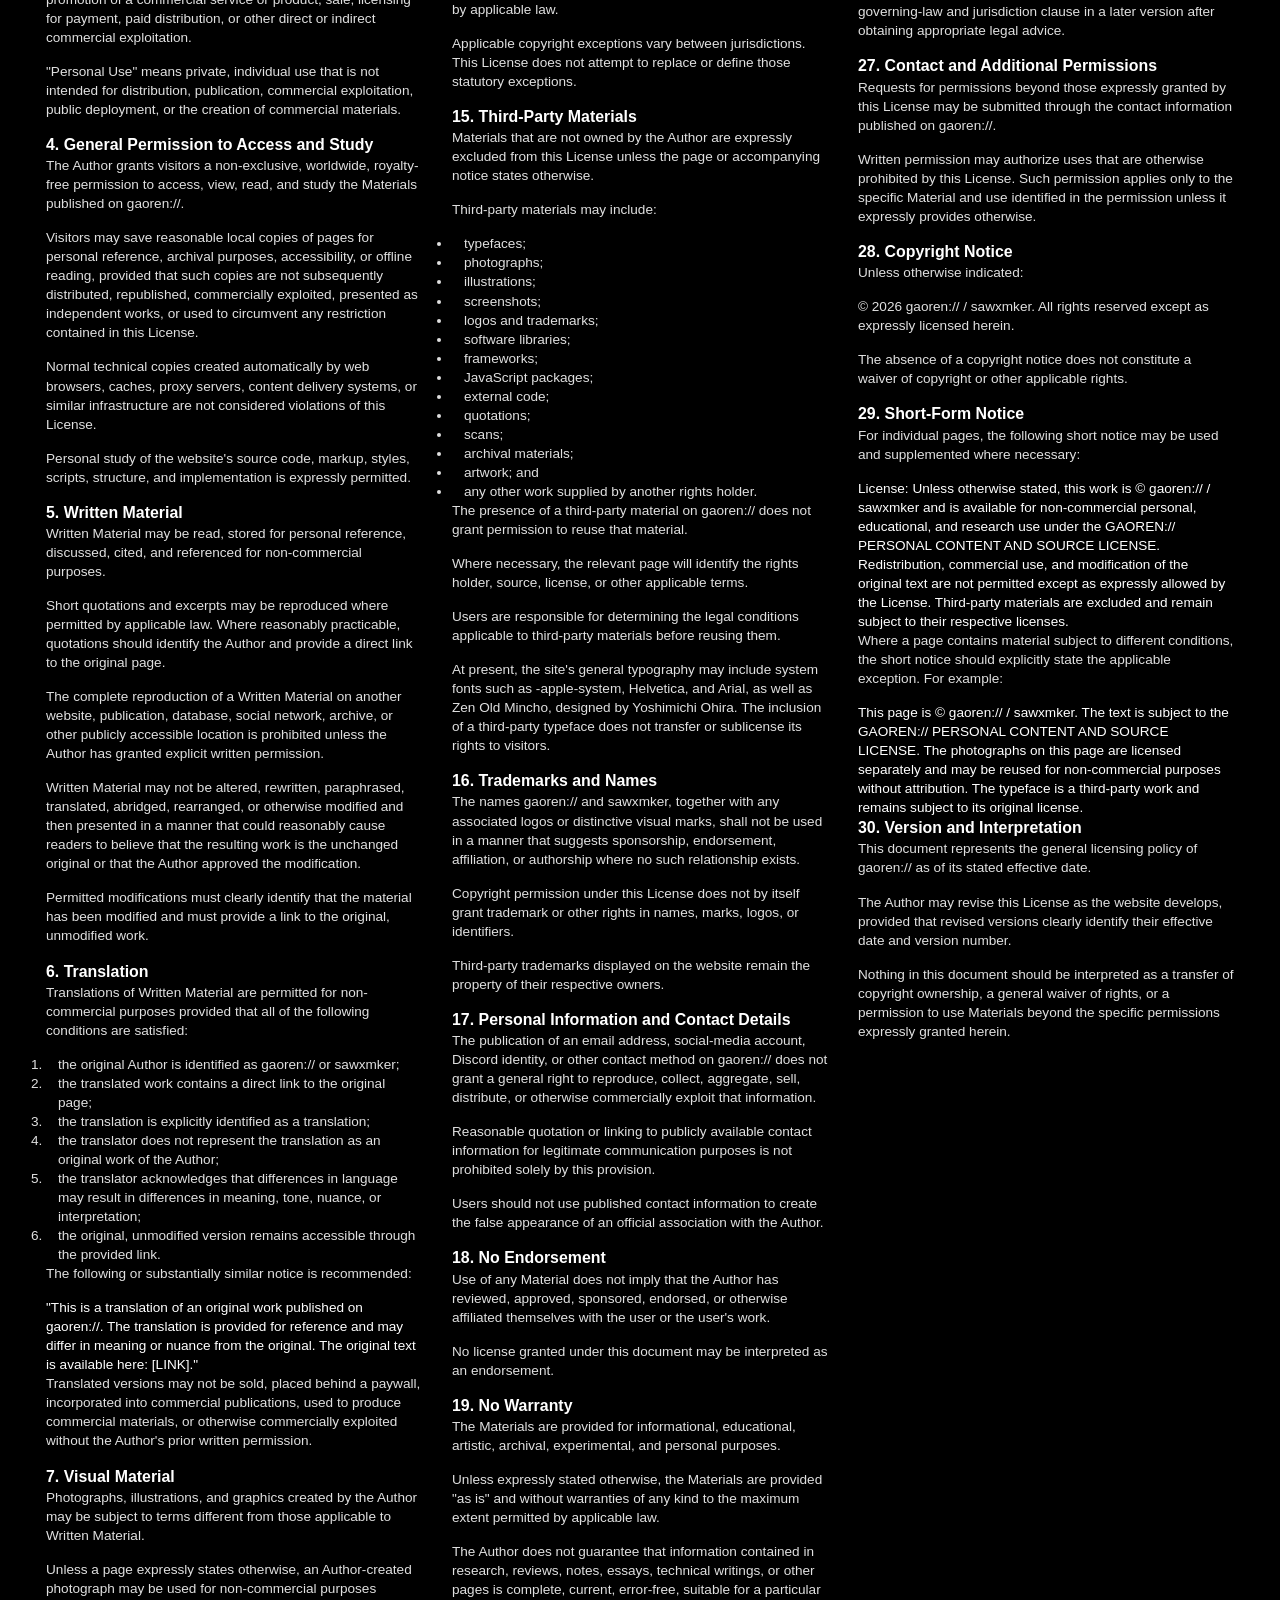
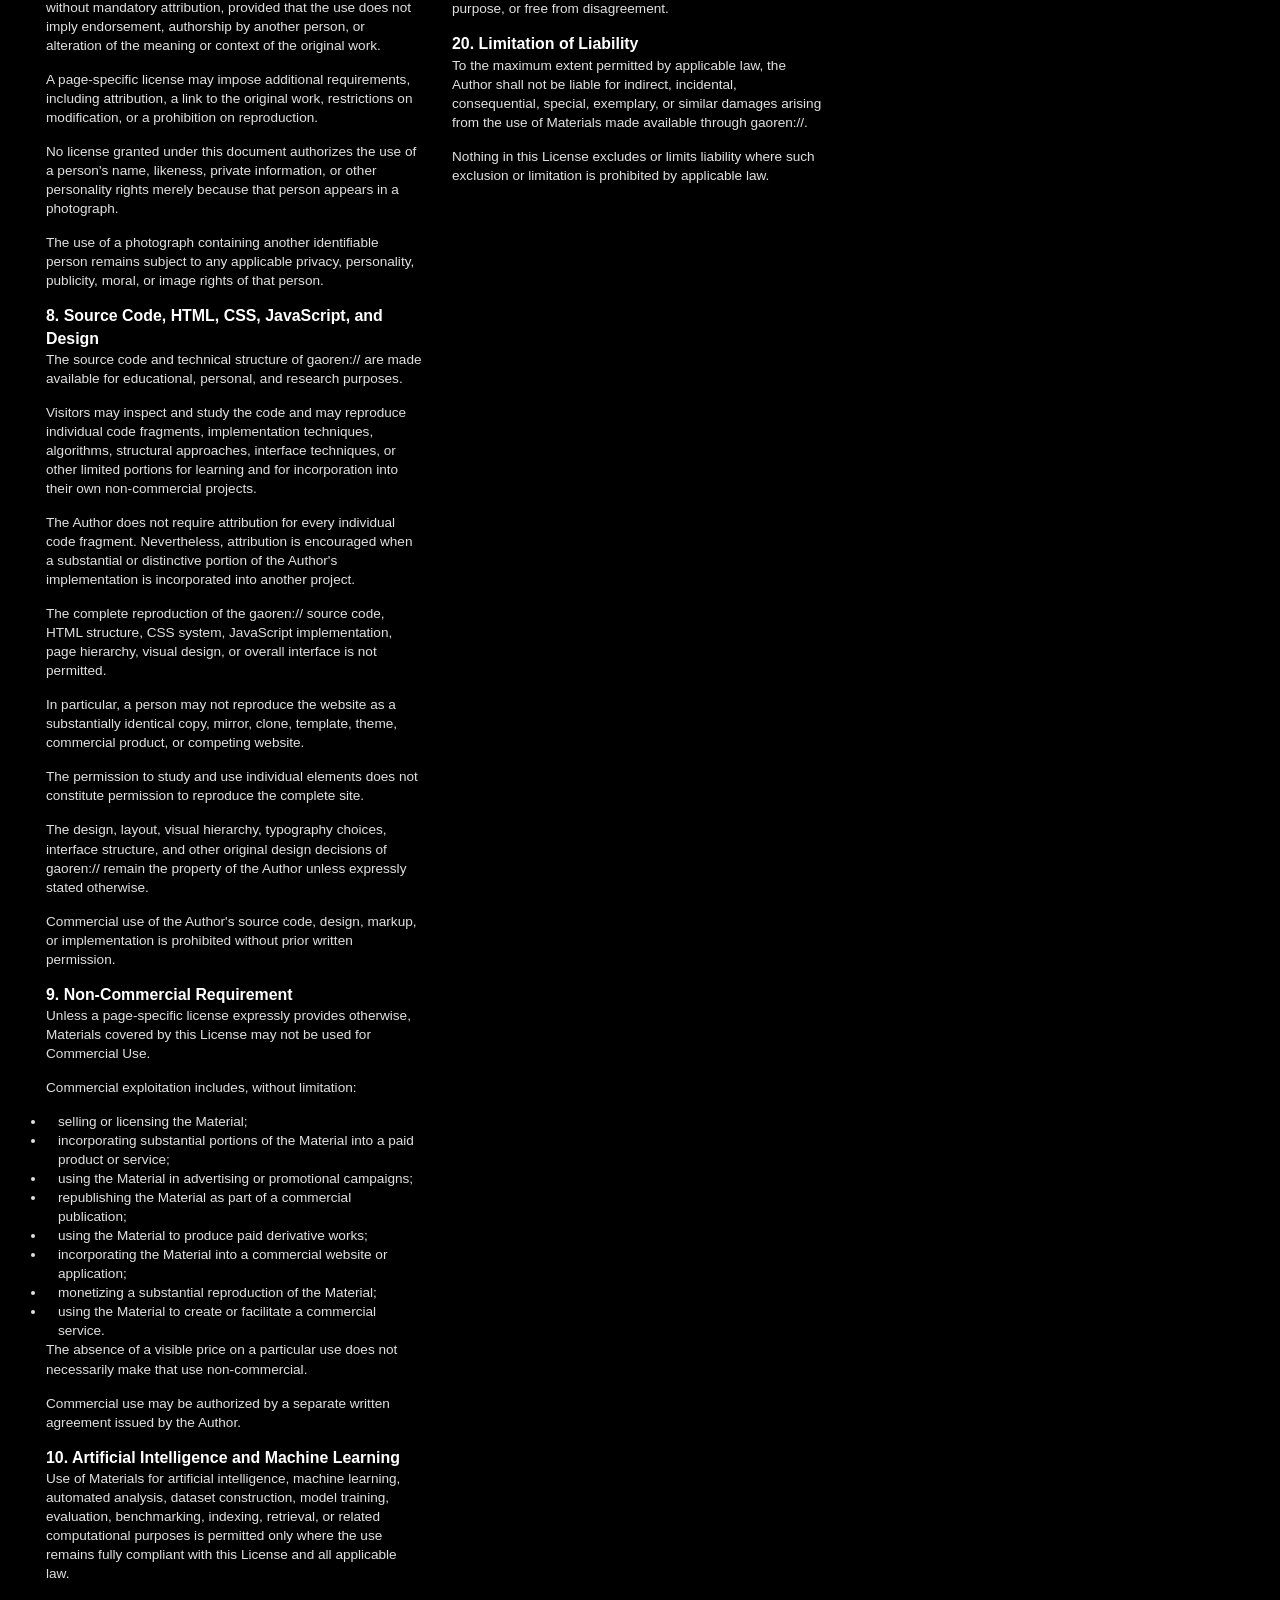
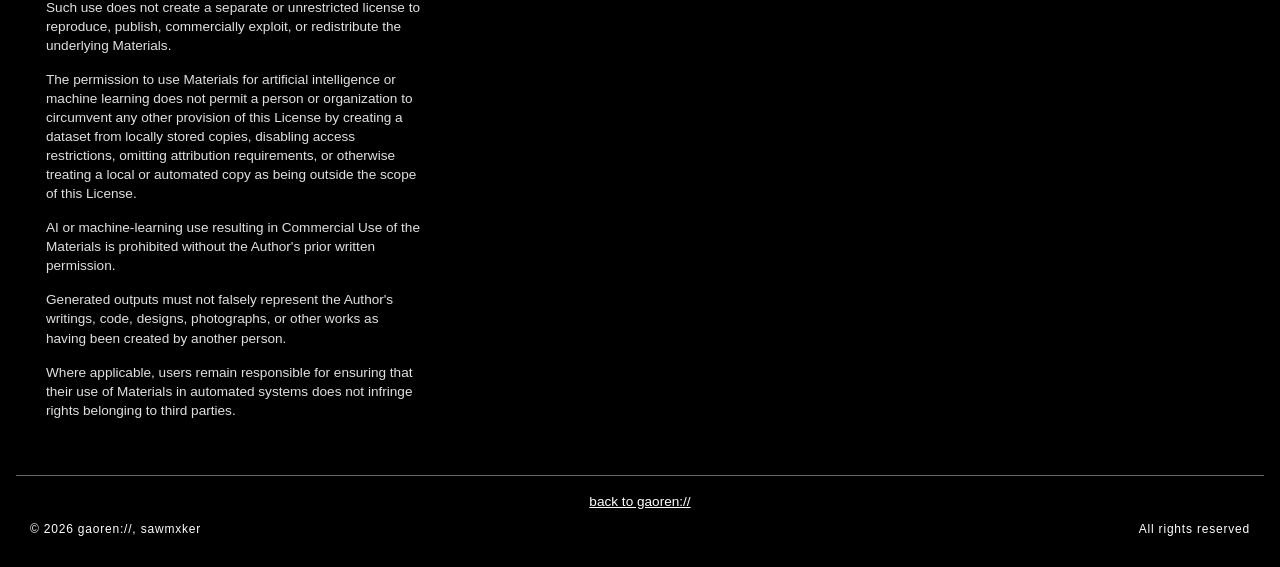
<file: license.html>
<!DOCTYPE html>
<html lang="en">
<head>
	<meta charset="UTF-8">
	<meta name="viewport" content="width=device-width, initial-scale=1.0">
	<title>gaoren:// license</title>
	<link rel="stylesheet" href="css/style.css">
</head>
<body>
<!-- License section -->
<section id="license" class="content-section" style="margin: 1rem;">
  <h2>License</h2>
  <div class="grid-3-col">
    <div>
        <h3>1. Purpose and Scope</h3>
        <p>
            This License establishes the terms under which original creative works, written materials, visual materials, source code, markup, design elements, and other copyrightable materials published through gaoren:// may be accessed and used.
        </p>
        <p>
            Unless expressly stated otherwise, all original content published on gaoren:// is the work of the site operator, who may be identified by the names gaoren:// or sawxmker, and is referred to in this License as the Author.
        </p>
        <p>
            The website is maintained as an independent personal project. Its materials may include written works, research, reviews, essays, manifestos, personal notes, photographs, illustrations, graphic works, source code, HTML markup, CSS, JavaScript, interface designs, and other original materials.
        </p>
        <p>
            This License applies only to materials owned or controlled by the Author. Materials belonging to third parties, including but not limited to typefaces, photographs, illustrations, quotations, trademarks, logos, software libraries, external code, and other copyrighted works, remain subject to their respective rights and licenses and are not relicensed by this document.
        </p>
        <p>
            Where a particular page contains a different license, attribution statement, copyright notice, or other usage conditions, those page-specific conditions shall govern that material to the extent they expressly modify the terms of this License.
        </p>
        <h3>2. Copyright and Ownership</h3>
        <p>
            Unless otherwise indicated, the Author retains all copyright and related rights in original materials published on gaoren://.
        </p>
        <p>
            Publication of a work on the website does not constitute a transfer of ownership, assignment of copyright, dedication to the public domain, or general authorization to reproduce, redistribute, commercially exploit, or modify the work.
        </p>
        <p>
            The fact that source code, markup, visual assets, or other technical materials can be inspected through a web browser, developer tools, a public repository, or another technical means does not by itself constitute permission to reproduce the website as a whole.
        </p>
        <p>
            The availability of a work on the Internet does not diminish the Author's ownership of that work.
        </p>
        <h3>3. Definitions</h3>
        <p>
            For the purposes of this License:
        </p>              
        <p>
            "Material" means any original work published on gaoren:// that is subject to the Author's rights, including text, code, markup, design, photographs, illustrations, graphics, and other creative works.
        </p>              
        <p>
            "Written Material" means articles, essays, reviews, research, manifestos, notes, and other original textual works.
        </p>              
        <p>
            "Visual Material" means photographs, illustrations, graphics, diagrams, interface artwork, and other visual works created or controlled by the Author.
        </p>              
        <p>
            "Source Material" means source code, HTML, CSS, JavaScript, configuration, markup, scripts, implementation techniques, and related technical material created by the Author.
        </p>             
        <p>
            "Substantial portion" means a quantitatively or qualitatively significant portion of a work, including a portion whose use reproduces the distinctive structure, expression, design, or functionality of the original.
        </p>              
        <p>
            "Derivative Work" means a work that incorporates, translates, adapts, modifies, transforms, or otherwise depends upon an existing work in a manner recognized as derivative under applicable copyright law.
        </p>              
        <p>
            "Commercial Use" means any use primarily intended for commercial advantage, monetary compensation, advertising, promotion of a commercial service or product, sale, licensing for payment, paid distribution, or other direct or indirect commercial exploitation.
        </p>              
        <p>
            "Personal Use" means private, individual use that is not intended for distribution, publication, commercial exploitation, public deployment, or the creation of commercial materials.
        </p>
        <h3>4. General Permission to Access and Study</h3>
        <p>
            The Author grants visitors a non-exclusive, worldwide, royalty-free permission to access, view, read, and study the Materials published on gaoren://.
        </p>              
        <p>
            Visitors may save reasonable local copies of pages for personal reference, archival purposes, accessibility, or offline reading, provided that such copies are not subsequently distributed, republished, commercially exploited, presented as independent works, or used to circumvent any restriction contained in this License.
        </p>              
        <p>
            Normal technical copies created automatically by web browsers, caches, proxy servers, content delivery systems, or similar infrastructure are not considered violations of this License.
        </p>              
        <p>
            Personal study of the website's source code, markup, styles, scripts, structure, and implementation is expressly permitted.
        </p>
        <h3>5. Written Material</h3>
        <p>
            Written Material may be read, stored for personal reference, discussed, cited, and referenced for non-commercial purposes.
        </p>              
        <p>
            Short quotations and excerpts may be reproduced where permitted by applicable law. Where reasonably practicable, quotations should identify the Author and provide a direct link to the original page.
        </p>              
        <p>
            The complete reproduction of a Written Material on another website, publication, database, social network, archive, or other publicly accessible location is prohibited unless the Author has granted explicit written permission.
        </p>              
        <p>
            Written Material may not be altered, rewritten, paraphrased, translated, abridged, rearranged, or otherwise modified and then presented in a manner that could reasonably cause readers to believe that the resulting work is the unchanged original or that the Author approved the modification.
        </p>              
        <p>
            Permitted modifications must clearly identify that the material has been modified and must provide a link to the original, unmodified work.
        </p>
        <h3>6. Translation</h3>
        <p>
            Translations of Written Material are permitted for non-commercial purposes provided that all of the following conditions are satisfied:
        </p>
        <ol>
            <li>the original Author is identified as gaoren:// or sawxmker;</li>
            <li>the translated work contains a direct link to the original page;</li>
            <li>the translation is explicitly identified as a translation;</li>
            <li>the translator does not represent the translation as an original work of the Author;</li>
            <li>the translator acknowledges that differences in language may result in differences in meaning, tone, nuance, or interpretation;</li>
            <li>the original, unmodified version remains accessible through the provided link.</li>
        </ol>
        <p>
            The following or substantially similar notice is recommended:
        </p>
        <blockquote>"This is a translation of an original work published on gaoren://. The translation is provided for reference and may differ in meaning or nuance from the original. The original text is available here: [LINK]."</blockquote>
        <p>
            Translated versions may not be sold, placed behind a paywall, incorporated into commercial publications, used to produce commercial materials, or otherwise commercially exploited without the Author's prior written permission.
        </p>
        <h3>7. Visual Material</h3>
        <p>
            Photographs, illustrations, and graphics created by the Author may be subject to terms different from those applicable to Written Material.
        </p>
        <p>
            Unless a page expressly states otherwise, an Author-created photograph may be used for non-commercial purposes without mandatory attribution, provided that the use does not imply endorsement, authorship by another person, or alteration of the meaning or context of the original work.
        </p>
        <p>
            A page-specific license may impose additional requirements, including attribution, a link to the original work, restrictions on modification, or a prohibition on reproduction.
        </p>
        <p>
            No license granted under this document authorizes the use of a person's name, likeness, private information, or other personality rights merely because that person appears in a photograph.
        </p>
        <p>
            The use of a photograph containing another identifiable person remains subject to any applicable privacy, personality, publicity, moral, or image rights of that person.
        </p>
        <h3>8. Source Code, HTML, CSS, JavaScript, and Design</h3>
        <p>
            The source code and technical structure of gaoren:// are made available for educational, personal, and research purposes.
        </p>
        <p>
            Visitors may inspect and study the code and may reproduce individual code fragments, implementation techniques, algorithms, structural approaches, interface techniques, or other limited portions for learning and for incorporation into their own non-commercial projects.
        </p>
        <p>
            The Author does not require attribution for every individual code fragment. Nevertheless, attribution is encouraged when a substantial or distinctive portion of the Author's implementation is incorporated into another project.
        </p>
        <p>
            The complete reproduction of the gaoren:// source code, HTML structure, CSS system, JavaScript implementation, page hierarchy, visual design, or overall interface is not permitted.
        </p>
        <p>
            In particular, a person may not reproduce the website as a substantially identical copy, mirror, clone, template, theme, commercial product, or competing website.
        </p>
        <p>
            The permission to study and use individual elements does not constitute permission to reproduce the complete site.
        </p>
        <p>
            The design, layout, visual hierarchy, typography choices, interface structure, and other original design decisions of gaoren:// remain the property of the Author unless expressly stated otherwise.
        </p>
        <p>
            Commercial use of the Author's source code, design, markup, or implementation is prohibited without prior written permission.
        </p>
        <h3>9. Non-Commercial Requirement</h3>
        <p>
            Unless a page-specific license expressly provides otherwise, Materials covered by this License may not be used for Commercial Use.
        </p>
        <p>
            Commercial exploitation includes, without limitation:
        </p>
        <ul>
            <li>selling or licensing the Material;</li>
            <li>incorporating substantial portions of the Material into a paid product or service;</li>
            <li>using the Material in advertising or promotional campaigns;</li>
            <li>republishing the Material as part of a commercial publication;</li>
            <li>using the Material to produce paid derivative works;</li>
            <li>incorporating the Material into a commercial website or application;</li>
            <li>monetizing a substantial reproduction of the Material;</li>
            <li>using the Material to create or facilitate a commercial service.</li>
        </ul>
        <p>
            The absence of a visible price on a particular use does not necessarily make that use non-commercial.                  
        </p>
        <p>
            Commercial use may be authorized by a separate written agreement issued by the Author.
        </p>
        <h3>10. Artificial Intelligence and Machine Learning</h3>
        
        <p>
            Use of Materials for artificial intelligence, machine learning, automated analysis, dataset construction, model training, evaluation, benchmarking, indexing, retrieval, or related computational purposes is permitted only where the use remains fully compliant with this License and all applicable law.
        </p>
        <p>
            Such use does not create a separate or unrestricted license to reproduce, publish, commercially exploit, or redistribute the underlying Materials.
        </p>
        <p>
            The permission to use Materials for artificial intelligence or machine learning does not permit a person or organization to circumvent any other provision of this License by creating a dataset from locally stored copies, disabling access restrictions, omitting attribution requirements, or otherwise treating a local or automated copy as being outside the scope of this License.
        </p>
        <p>
            AI or machine-learning use resulting in Commercial Use of the Materials is prohibited without the Author's prior written permission.
        </p>
        <p>
            Generated outputs must not falsely represent the Author's writings, code, designs, photographs, or other works as having been created by another person.
        </p>
        <p>
            Where applicable, users remain responsible for ensuring that their use of Materials in automated systems does not infringe rights belonging to third parties.
        </p>
    </div>
    <div>
        <h3>11. Personal Local Copies and Archiving</h3>
        <p>
            Visitors may create local copies of pages for personal use, including offline reading, personal archival purposes, accessibility, study, and research.
        </p>
        <p>
            A local copy must not be treated as a new license to reproduce or redistribute the website.
        </p>
        <p>
            A person may not use a locally stored copy of gaoren:// to avoid restrictions contained in this License.
        </p>
        <p>
            In particular, downloading or mirroring the website for the purpose of creating a dataset, training a model, republishing the website, reconstructing the site, or distributing its contents does not become permissible merely because the initial copy was made for personal or offline use.
        </p>
        <p>
            Internet archives, search engines, indexing systems, libraries, and similar preservation services may archive publicly accessible pages to the extent permitted by applicable law and their respective policies.
        </p>
        <p>
            The Author does not object in principle to non-commercial archival preservation of the website.
        </p>
        <h3>12. Attribution</h3>
        <p>
            Where attribution is expressly required by a page-specific license, the user must identify the Author using one of the following forms:
        </p>
        <p>
            gaoren://
            or
            sawxmker
        </p>
        <p>
            A reasonable attribution should include a link to the original work where technically practicable.
        </p>
        <p>
            For translations, substantial reproductions, and other uses for which this License expressly requires attribution, attribution is mandatory.
        </p>
        <p>
            For limited use of individual source-code fragments, attribution is not mandatory unless a page-specific license states otherwise. Nevertheless, acknowledgment of the original source is encouraged as a matter of professional and academic practice.
        </p>
        <p>
            No attribution may be presented in a manner suggesting that the Author endorses the user, the user's project, organization, product, service, or modified work.
        </p>
        <h3>13. Integrity, Modification, and Misrepresentation</h3>
        <p>
            No person may modify a Written Material and present the modified version as the unchanged original.
        </p>
        <p>
            A modified version must clearly distinguish itself from the original and must provide a link to the original work.
        </p>
        <p>
            Users may not falsely attribute their own modifications, translations, reconstructions, or derivative works to the Author.
        </p>
        <p>
            Users may not use the Author's name, pseudonym, website identity, or attribution in a manner intended to create false association, endorsement, sponsorship, authorship, or approval.
        </p>
        <p>
            The Author reserves the right to object to uses that materially distort, misrepresent, or deceptively contextualize the Author's work, subject always to applicable law and mandatory statutory rights.
        </p>
        <h3>14. Quotations and Academic Use</h3>
        <p>
            Nothing in this License is intended to prohibit lawful quotation, criticism, review, commentary, scholarship, research, teaching, or other uses protected by mandatory exceptions or limitations under applicable law.
        </p>
        <p>
            Where a quotation from gaoren:// is used in academic, journalistic, critical, or research contexts, the source and Author should be identified and the original page linked where practicable.
        </p>
        <p>
            Users should reproduce no more of a work than is reasonably justified by the purpose of the quotation or otherwise permitted by applicable law.
        </p>
        <p>
            Applicable copyright exceptions vary between jurisdictions. This License does not attempt to replace or define those statutory exceptions.
        </p>
        <h3>15. Third-Party Materials</h3>
        <p>
            Materials that are not owned by the Author are expressly excluded from this License unless the page or accompanying notice states otherwise.
        </p>
        <p>
            Third-party materials may include:
        </p>
        <ul>
            <li>typefaces;</li>
            <li>photographs;</li>
            <li>illustrations;</li>
            <li>screenshots;</li>
            <li>logos and trademarks;</li>
            <li>software libraries;</li>
            <li>frameworks;</li>
            <li>JavaScript packages;</li>
            <li>external code;</li>
            <li>quotations;</li>
            <li>scans;</li>
            <li>archival materials;</li>
            <li>artwork; and</li>
            <li>any other work supplied by another rights holder.</li>
        </ul>
        <p>
            The presence of a third-party material on gaoren:// does not grant permission to reuse that material.
        </p>
        <p>
            Where necessary, the relevant page will identify the rights holder, source, license, or other applicable terms.
        </p>
        <p>
            Users are responsible for determining the legal conditions applicable to third-party materials before reusing them.
        </p>
        <p>
            At present, the site's general typography may include system fonts such as -apple-system, Helvetica, and Arial, as well as Zen Old Mincho, designed by Yoshimichi Ohira. The inclusion of a third-party typeface does not transfer or sublicense its rights to visitors.
        </p>
        <h3>16. Trademarks and Names</h3>
        <p>
            The names gaoren:// and sawxmker, together with any associated logos or distinctive visual marks, shall not be used in a manner that suggests sponsorship, endorsement, affiliation, or authorship where no such relationship exists.
        </p>
        <p>
            Copyright permission under this License does not by itself grant trademark or other rights in names, marks, logos, or identifiers.
        </p>
        <p>
            Third-party trademarks displayed on the website remain the property of their respective owners.
        </p>
        <h3>17. Personal Information and Contact Details</h3>
        <p>
            The publication of an email address, social-media account, Discord identity, or other contact method on gaoren:// does not grant a general right to reproduce, collect, aggregate, sell, distribute, or otherwise commercially exploit that information.
        </p>
        <p>
            Reasonable quotation or linking to publicly available contact information for legitimate communication purposes is not prohibited solely by this provision.
        </p>
        <p>
            Users should not use published contact information to create the false appearance of an official association with the Author.
        </p>
        <h3>18. No Endorsement</h3>
        <p>
            Use of any Material does not imply that the Author has reviewed, approved, sponsored, endorsed, or otherwise affiliated themselves with the user or the user's work.
        </p>
        <p>
            No license granted under this document may be interpreted as an endorsement.
        </p>
        <h3>19. No Warranty</h3>
        <p>
            The Materials are provided for informational, educational, artistic, archival, experimental, and personal purposes.
        </p>
        <p>
            Unless expressly stated otherwise, the Materials are provided "as is" and without warranties of any kind to the maximum extent permitted by applicable law.
        </p>
        <p>
            The Author does not guarantee that information contained in research, reviews, notes, essays, technical writings, or other pages is complete, current, error-free, suitable for a particular purpose, or free from disagreement.
        </p>
        <h3>20. Limitation of Liability</h3>
        <p>
            To the maximum extent permitted by applicable law, the Author shall not be liable for indirect, incidental, consequential, special, exemplary, or similar damages arising from the use of Materials made available through gaoren://.
        </p>
        <p>
            Nothing in this License excludes or limits liability where such exclusion or limitation is prohibited by applicable law.
        </p>
    </div>
    <div>
        <h3>21. Term and Termination</h3>
        <p>This License applies to Materials while they are published under its terms.</p>
        <p>The Author may modify the terms applicable to future uses by publishing a revised version of this License or by applying a page-specific license.</p>
        <p>Removal of a Material from gaoren:// does not transfer ownership of that Material and does not by itself place the removed Material in the public domain.</p>
        <p>Previously published Materials remain the property of the Author and remain subject to the rights applicable to those Materials at the time of their authorized publication.</p>
        <p>A violation of this License immediately terminates the permissions granted to the violating party, subject to any mandatory rights provided by applicable law.</p>
        <p>Termination does not affect rights or permissions that cannot lawfully be terminated.</p>
        <h3>22. Historical Versions</h3>
        <p>The Author may preserve historical versions of Materials for archival purposes.</p>
        <p>Where a Material has been lawfully used under an earlier version of this License, the terms applicable to that authorized use shall not be retroactively expanded merely by publication of a later version.</p>
        <p>A subsequent version may govern new uses of the Material after its effective date.</p>
        <h3>23. Reservation of Rights</h3>
        <p>All rights not expressly granted by this License are reserved by the Author.</p>
        <p>No permission should be inferred from the absence of an explicit prohibition.</p>
        <p>Where a user wishes to make a use that is not clearly permitted by this License, the user should obtain explicit written permission from the Author before proceeding.</p>
        <p>Requests for additional permissions may be submitted through the contact methods published on gaoren://.</p>
        <h3>24. Severability</h3>
        <p>If any provision of this License is determined to be invalid, unenforceable, or inapplicable under a particular jurisdiction, that provision shall be interpreted to the minimum extent necessary to make it enforceable where possible.</p>
        <p>The remaining provisions shall continue to operate to the maximum extent permitted by applicable law.</p>
        <h3>25. Entire License</h3>
        <p>This License constitutes the general terms governing the use of Materials published under the gaoren:// licensing system.</p>
        <p>Page-specific licenses, copyright notices, attribution requirements, and third-party notices form part of the applicable licensing conditions for the relevant Material and shall prevail over this general License where they expressly provide different terms.</p>
        <h3>26. Governing Law</h3>
        <p>No specific governing law or exclusive forum is designated by this general version of the License.</p>
        <p>This License shall be interpreted and applied subject to the mandatory copyright, contract, privacy, personality-rights, and other applicable laws governing the relevant use and jurisdiction.</p>
        <p>Nothing in this provision is intended to deprive a user of mandatory legal protections that cannot lawfully be waived or modified by contract.</p>
        <p>The Author may replace this provision with a specific governing-law and jurisdiction clause in a later version after obtaining appropriate legal advice.</p>
        <h3>27. Contact and Additional Permissions</h3>
        <p>Requests for permissions beyond those expressly granted by this License may be submitted through the contact information published on gaoren://.</p>
        <p>Written permission may authorize uses that are otherwise prohibited by this License. Such permission applies only to the specific Material and use identified in the permission unless it expressly provides otherwise.</p>
        <h3>28. Copyright Notice</h3>
        <p>Unless otherwise indicated:</p>
        <p>© 2026 gaoren:// / sawxmker. All rights reserved except as expressly licensed herein.</p>
        <p>The absence of a copyright notice does not constitute a waiver of copyright or other applicable rights.</p>
        <h3>29. Short-Form Notice</h3>
        <p>For individual pages, the following short notice may be used and supplemented where necessary:</p>
        <blockquote>License: Unless otherwise stated, this work is © gaoren:// / sawxmker and is available for non-commercial personal, educational, and research use under the GAOREN:// PERSONAL CONTENT AND SOURCE LICENSE. Redistribution, commercial use, and modification of the original text are not permitted except as expressly allowed by the License. Third-party materials are excluded and remain subject to their respective licenses.</blockquote>
        <p>Where a page contains material subject to different conditions, the short notice should explicitly state the applicable exception. For example:</p>
        <blockquote>This page is © gaoren:// / sawxmker. The text is subject to the GAOREN:// PERSONAL CONTENT AND SOURCE LICENSE. The photographs on this page are licensed separately and may be reused for non-commercial purposes without attribution. The typeface is a third-party work and remains subject to its original license.</blockquote>
        <h3>30. Version and Interpretation</h3>
        <p>This document represents the general licensing policy of gaoren:// as of its stated effective date.</p>
        <p>The Author may revise this License as the website develops, provided that revised versions clearly identify their effective date and version number.</p>
        <p>Nothing in this document should be interpreted as a transfer of copyright ownership, a general waiver of rights, or a permission to use Materials beyond the specific permissions expressly granted herein.</p>
    </div>
  </div>
</section>

<a href="index.html" style="display: flex; justify-content: center;">back to gaoren://</a>

<footer class="site-footer">
      <span>© 2026 gaoren://, sawmxker</span>
      <span>All rights reserved</span>
</footer>
</body>
</html>
</file>
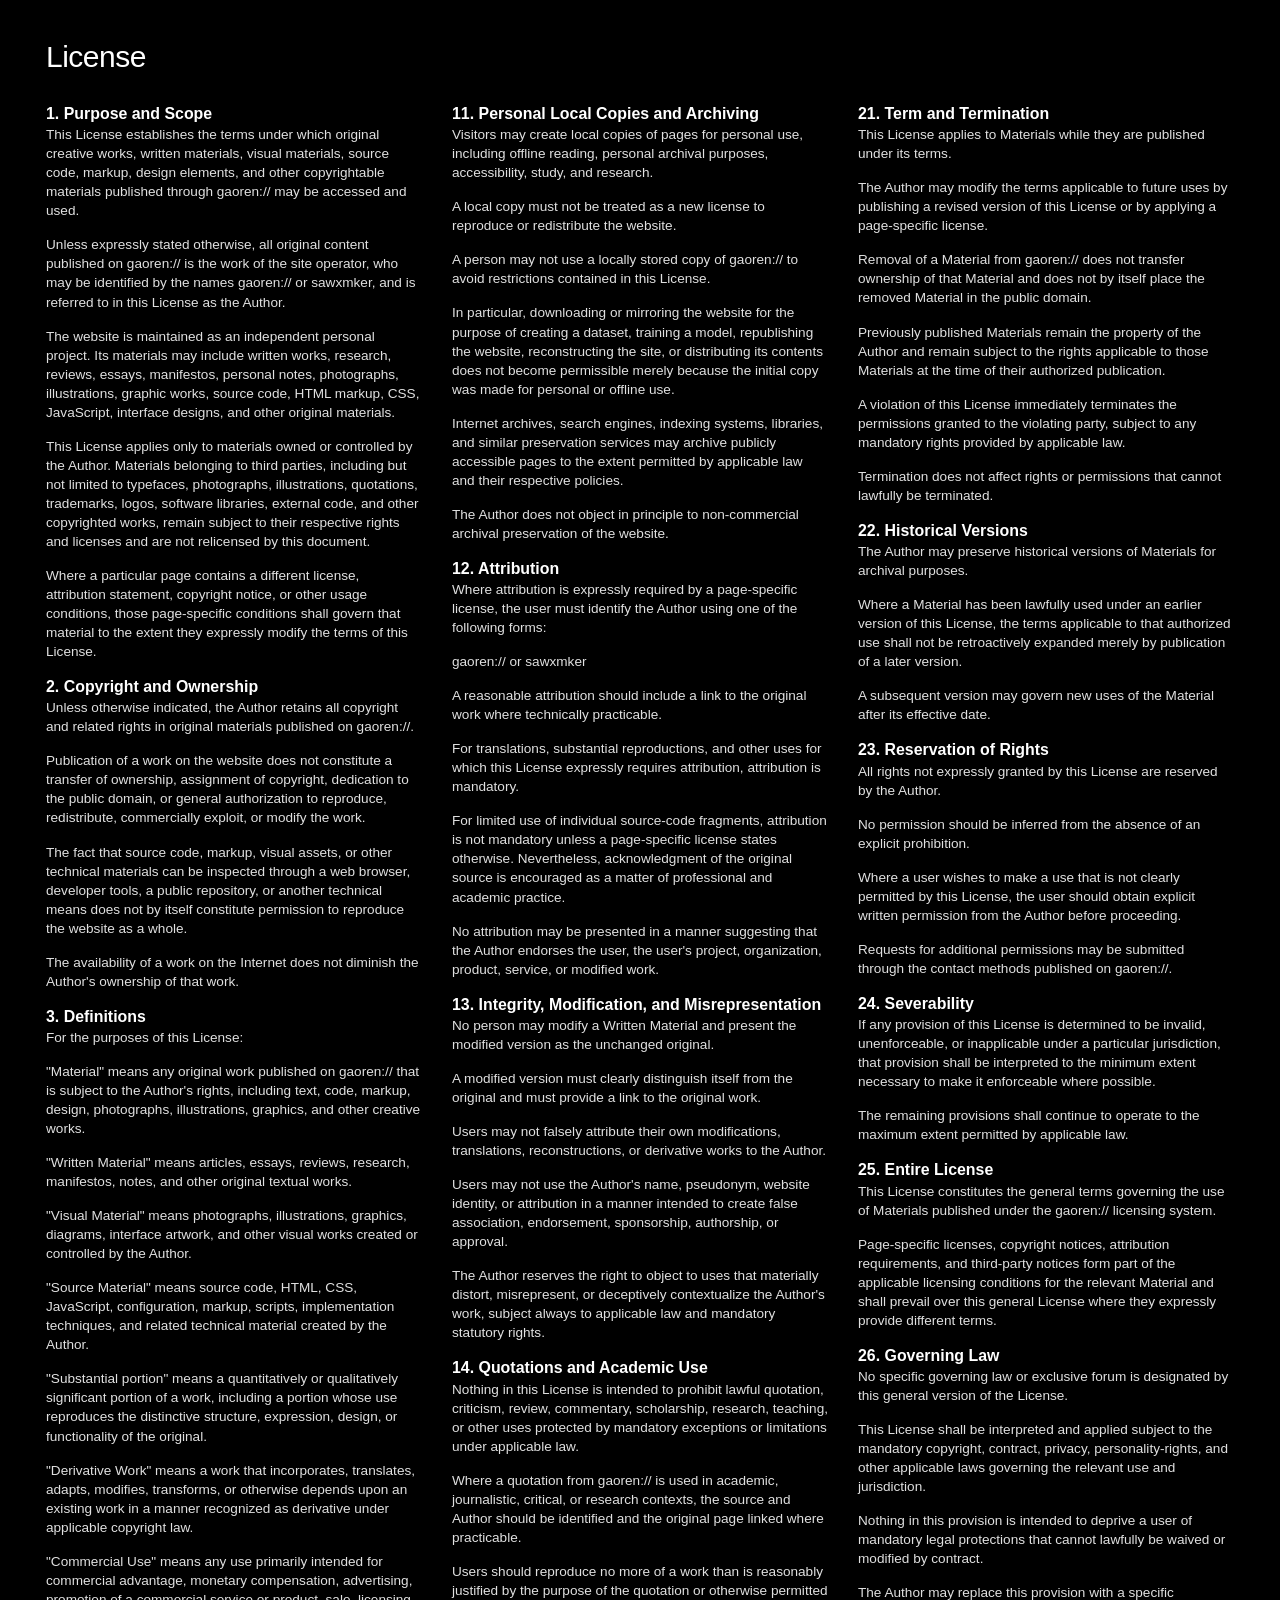
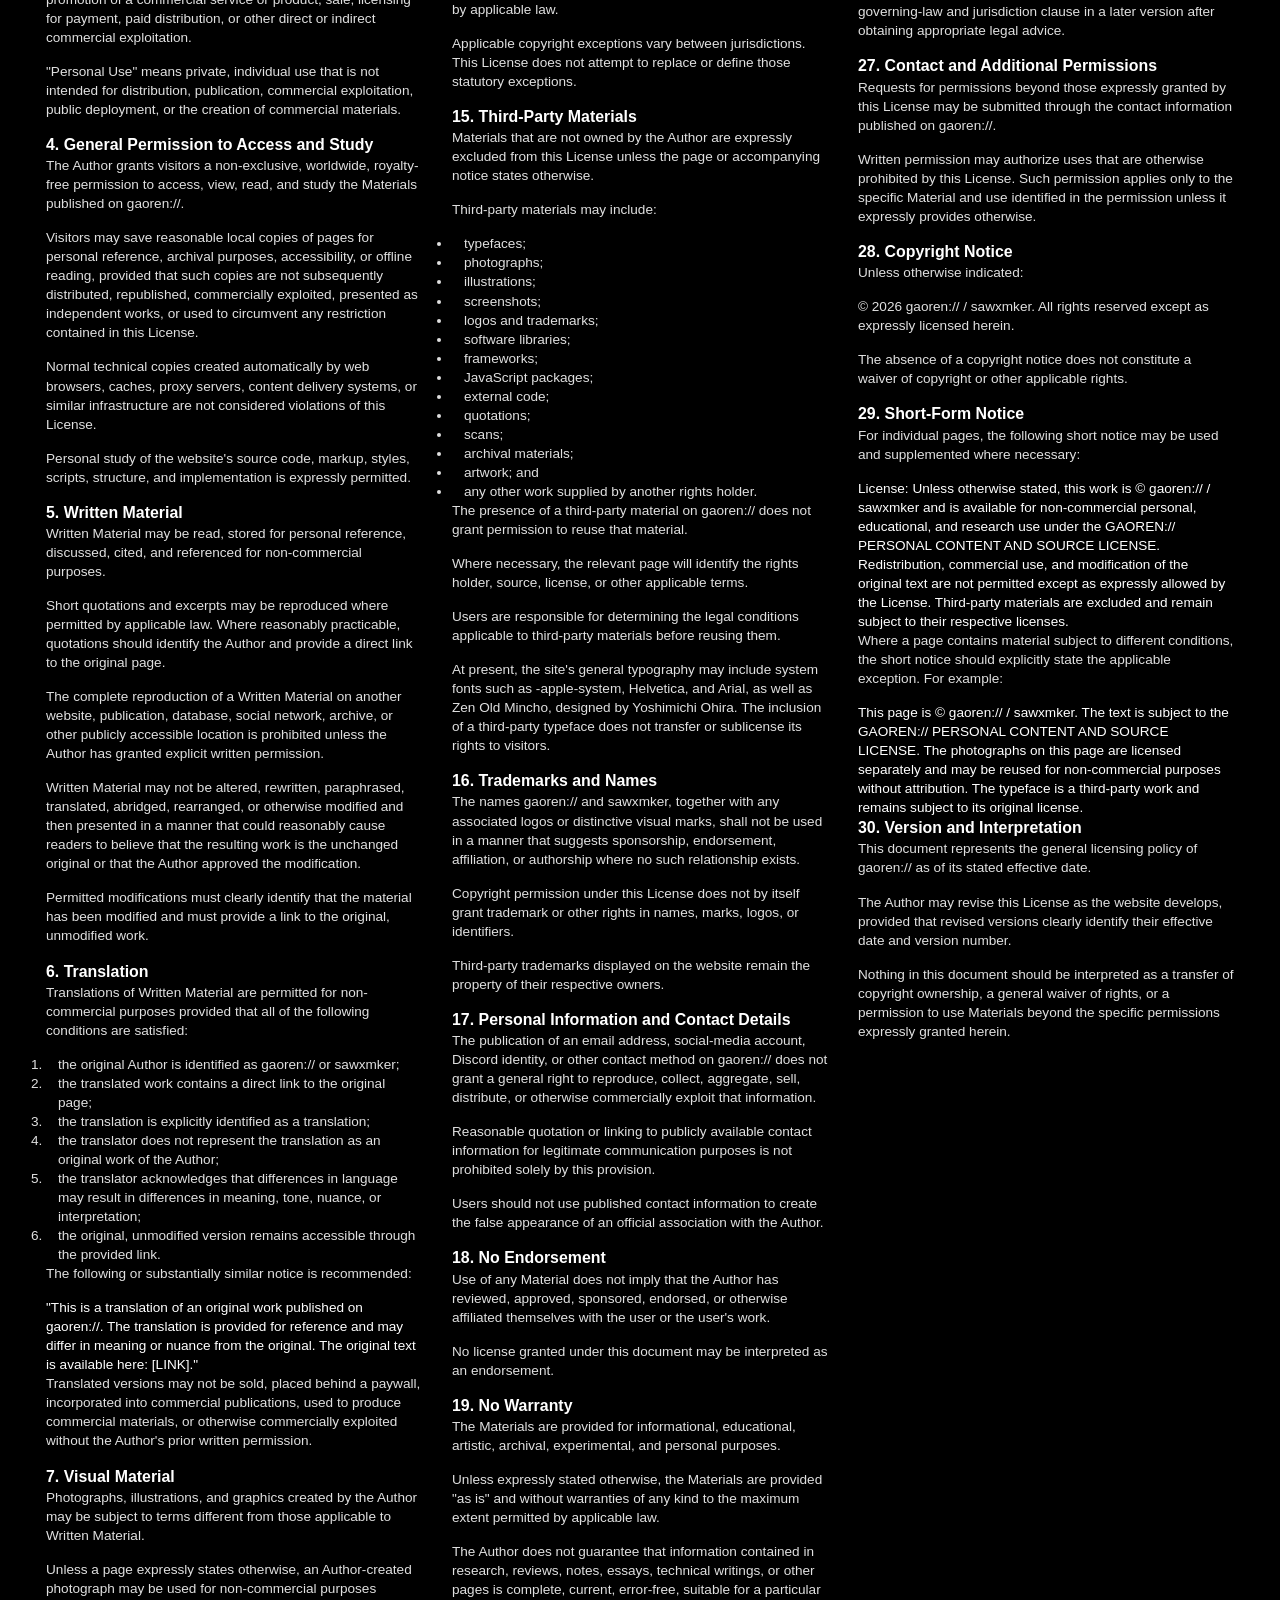
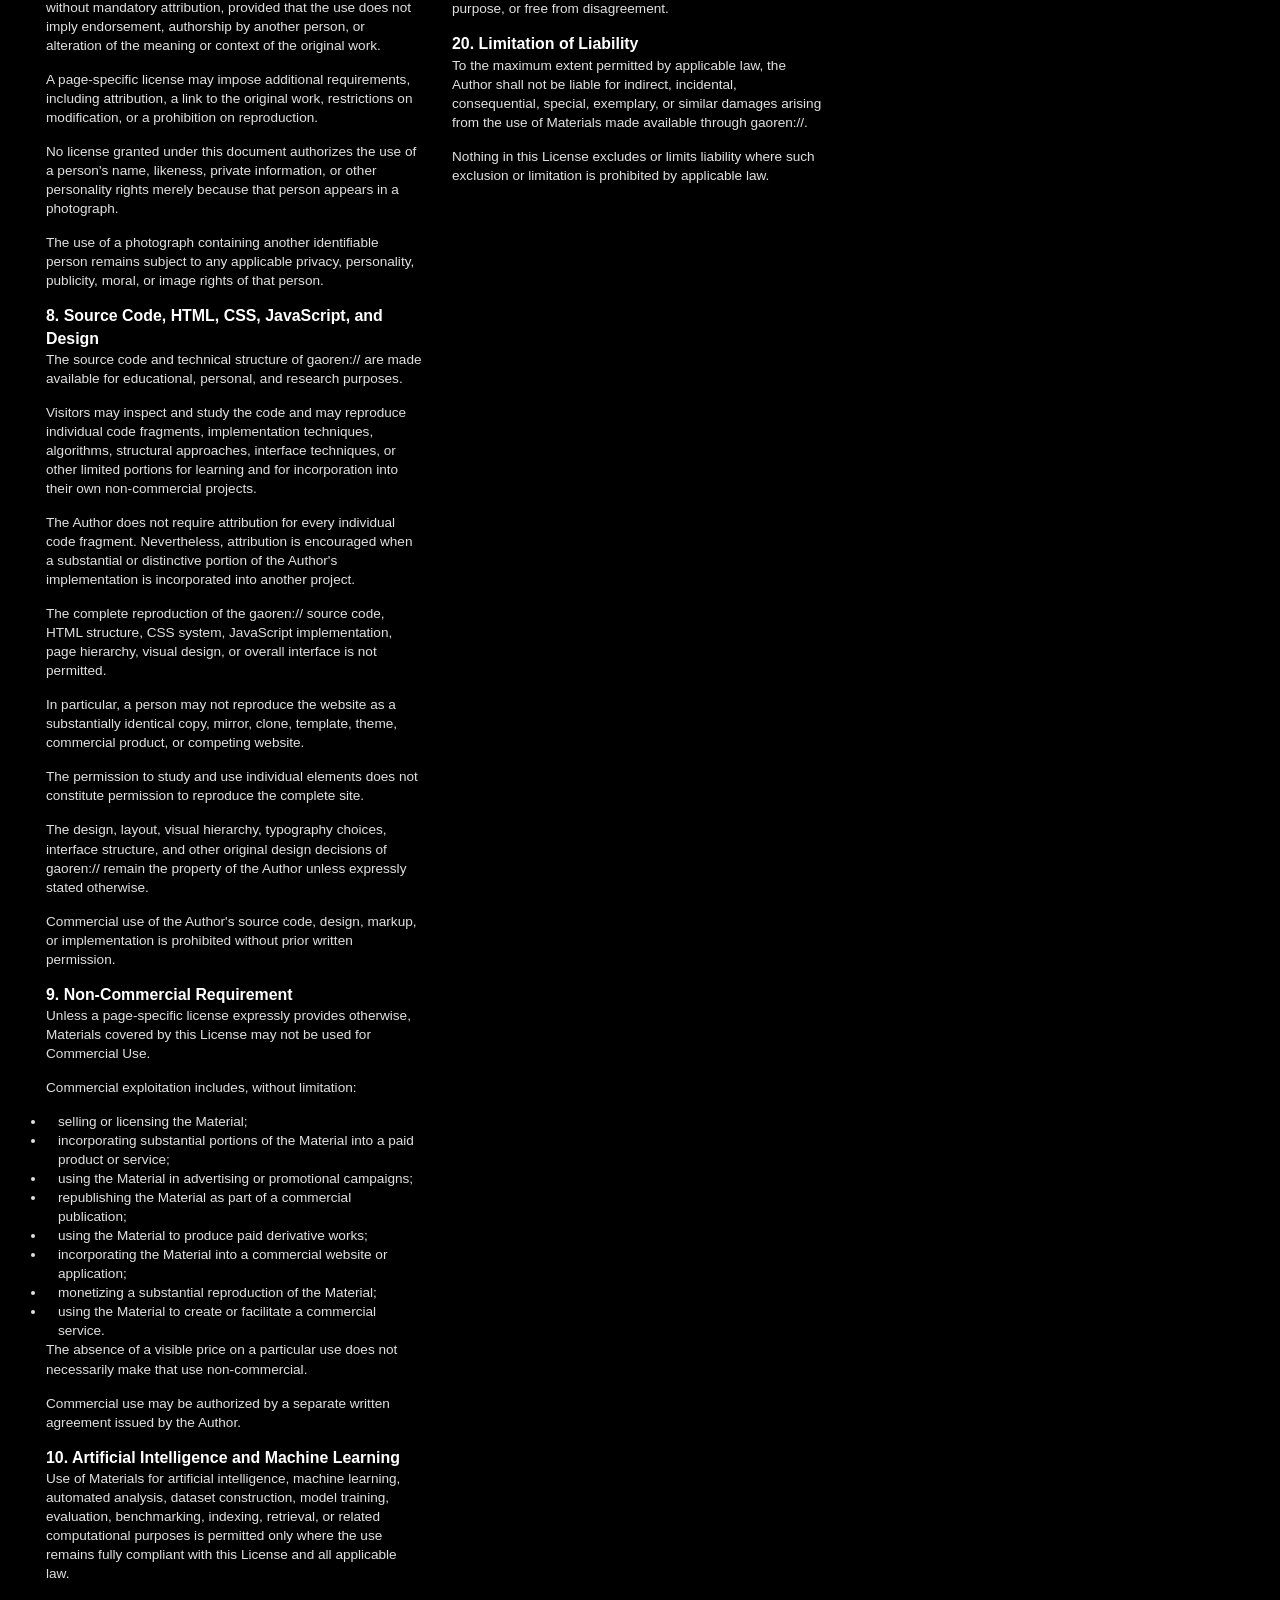
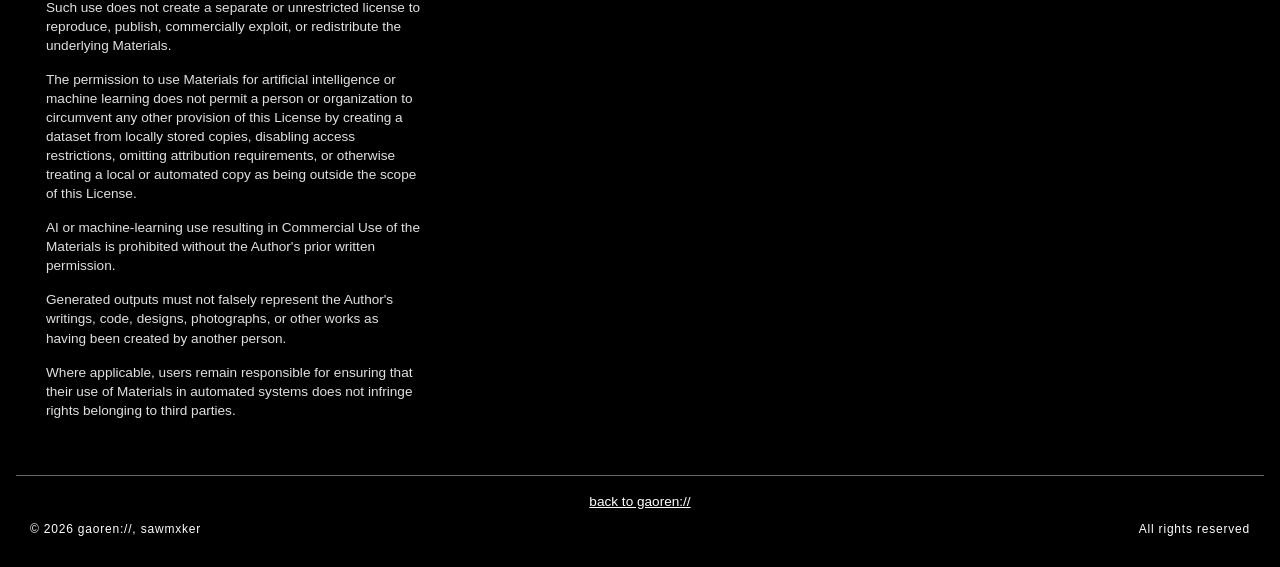
<file: info/license.html>
<!DOCTYPE html>
<html lang="en">
<head>
	<meta charset="UTF-8">
	<meta name="viewport" content="width=device-width, initial-scale=1.0">
	<title>gaoren:// license</title>
	<link rel="stylesheet" href="../css/style.css">
</head>
<body>
<!-- License section -->
<section id="license" class="content-section" style="margin: 1rem;">
  <h2>License</h2>
  <div class="grid-3-col">
    <div>
        <h3>1. Purpose and Scope</h3>
        <p>
            This License establishes the terms under which original creative works, written materials, visual materials, source code, markup, design elements, and other copyrightable materials published through gaoren:// may be accessed and used.
        </p>
        <p>
            Unless expressly stated otherwise, all original content published on gaoren:// is the work of the site operator, who may be identified by the names gaoren:// or sawxmker, and is referred to in this License as the Author.
        </p>
        <p>
            The website is maintained as an independent personal project. Its materials may include written works, research, reviews, essays, manifestos, personal notes, photographs, illustrations, graphic works, source code, HTML markup, CSS, JavaScript, interface designs, and other original materials.
        </p>
        <p>
            This License applies only to materials owned or controlled by the Author. Materials belonging to third parties, including but not limited to typefaces, photographs, illustrations, quotations, trademarks, logos, software libraries, external code, and other copyrighted works, remain subject to their respective rights and licenses and are not relicensed by this document.
        </p>
        <p>
            Where a particular page contains a different license, attribution statement, copyright notice, or other usage conditions, those page-specific conditions shall govern that material to the extent they expressly modify the terms of this License.
        </p>
        <h3>2. Copyright and Ownership</h3>
        <p>
            Unless otherwise indicated, the Author retains all copyright and related rights in original materials published on gaoren://.
        </p>
        <p>
            Publication of a work on the website does not constitute a transfer of ownership, assignment of copyright, dedication to the public domain, or general authorization to reproduce, redistribute, commercially exploit, or modify the work.
        </p>
        <p>
            The fact that source code, markup, visual assets, or other technical materials can be inspected through a web browser, developer tools, a public repository, or another technical means does not by itself constitute permission to reproduce the website as a whole.
        </p>
        <p>
            The availability of a work on the Internet does not diminish the Author's ownership of that work.
        </p>
        <h3>3. Definitions</h3>
        <p>
            For the purposes of this License:
        </p>              
        <p>
            "Material" means any original work published on gaoren:// that is subject to the Author's rights, including text, code, markup, design, photographs, illustrations, graphics, and other creative works.
        </p>              
        <p>
            "Written Material" means articles, essays, reviews, research, manifestos, notes, and other original textual works.
        </p>              
        <p>
            "Visual Material" means photographs, illustrations, graphics, diagrams, interface artwork, and other visual works created or controlled by the Author.
        </p>              
        <p>
            "Source Material" means source code, HTML, CSS, JavaScript, configuration, markup, scripts, implementation techniques, and related technical material created by the Author.
        </p>             
        <p>
            "Substantial portion" means a quantitatively or qualitatively significant portion of a work, including a portion whose use reproduces the distinctive structure, expression, design, or functionality of the original.
        </p>              
        <p>
            "Derivative Work" means a work that incorporates, translates, adapts, modifies, transforms, or otherwise depends upon an existing work in a manner recognized as derivative under applicable copyright law.
        </p>              
        <p>
            "Commercial Use" means any use primarily intended for commercial advantage, monetary compensation, advertising, promotion of a commercial service or product, sale, licensing for payment, paid distribution, or other direct or indirect commercial exploitation.
        </p>              
        <p>
            "Personal Use" means private, individual use that is not intended for distribution, publication, commercial exploitation, public deployment, or the creation of commercial materials.
        </p>
        <h3>4. General Permission to Access and Study</h3>
        <p>
            The Author grants visitors a non-exclusive, worldwide, royalty-free permission to access, view, read, and study the Materials published on gaoren://.
        </p>              
        <p>
            Visitors may save reasonable local copies of pages for personal reference, archival purposes, accessibility, or offline reading, provided that such copies are not subsequently distributed, republished, commercially exploited, presented as independent works, or used to circumvent any restriction contained in this License.
        </p>              
        <p>
            Normal technical copies created automatically by web browsers, caches, proxy servers, content delivery systems, or similar infrastructure are not considered violations of this License.
        </p>              
        <p>
            Personal study of the website's source code, markup, styles, scripts, structure, and implementation is expressly permitted.
        </p>
        <h3>5. Written Material</h3>
        <p>
            Written Material may be read, stored for personal reference, discussed, cited, and referenced for non-commercial purposes.
        </p>              
        <p>
            Short quotations and excerpts may be reproduced where permitted by applicable law. Where reasonably practicable, quotations should identify the Author and provide a direct link to the original page.
        </p>              
        <p>
            The complete reproduction of a Written Material on another website, publication, database, social network, archive, or other publicly accessible location is prohibited unless the Author has granted explicit written permission.
        </p>              
        <p>
            Written Material may not be altered, rewritten, paraphrased, translated, abridged, rearranged, or otherwise modified and then presented in a manner that could reasonably cause readers to believe that the resulting work is the unchanged original or that the Author approved the modification.
        </p>              
        <p>
            Permitted modifications must clearly identify that the material has been modified and must provide a link to the original, unmodified work.
        </p>
        <h3>6. Translation</h3>
        <p>
            Translations of Written Material are permitted for non-commercial purposes provided that all of the following conditions are satisfied:
        </p>
        <ol>
            <li>the original Author is identified as gaoren:// or sawxmker;</li>
            <li>the translated work contains a direct link to the original page;</li>
            <li>the translation is explicitly identified as a translation;</li>
            <li>the translator does not represent the translation as an original work of the Author;</li>
            <li>the translator acknowledges that differences in language may result in differences in meaning, tone, nuance, or interpretation;</li>
            <li>the original, unmodified version remains accessible through the provided link.</li>
        </ol>
        <p>
            The following or substantially similar notice is recommended:
        </p>
        <blockquote>"This is a translation of an original work published on gaoren://. The translation is provided for reference and may differ in meaning or nuance from the original. The original text is available here: [LINK]."</blockquote>
        <p>
            Translated versions may not be sold, placed behind a paywall, incorporated into commercial publications, used to produce commercial materials, or otherwise commercially exploited without the Author's prior written permission.
        </p>
        <h3>7. Visual Material</h3>
        <p>
            Photographs, illustrations, and graphics created by the Author may be subject to terms different from those applicable to Written Material.
        </p>
        <p>
            Unless a page expressly states otherwise, an Author-created photograph may be used for non-commercial purposes without mandatory attribution, provided that the use does not imply endorsement, authorship by another person, or alteration of the meaning or context of the original work.
        </p>
        <p>
            A page-specific license may impose additional requirements, including attribution, a link to the original work, restrictions on modification, or a prohibition on reproduction.
        </p>
        <p>
            No license granted under this document authorizes the use of a person's name, likeness, private information, or other personality rights merely because that person appears in a photograph.
        </p>
        <p>
            The use of a photograph containing another identifiable person remains subject to any applicable privacy, personality, publicity, moral, or image rights of that person.
        </p>
        <h3>8. Source Code, HTML, CSS, JavaScript, and Design</h3>
        <p>
            The source code and technical structure of gaoren:// are made available for educational, personal, and research purposes.
        </p>
        <p>
            Visitors may inspect and study the code and may reproduce individual code fragments, implementation techniques, algorithms, structural approaches, interface techniques, or other limited portions for learning and for incorporation into their own non-commercial projects.
        </p>
        <p>
            The Author does not require attribution for every individual code fragment. Nevertheless, attribution is encouraged when a substantial or distinctive portion of the Author's implementation is incorporated into another project.
        </p>
        <p>
            The complete reproduction of the gaoren:// source code, HTML structure, CSS system, JavaScript implementation, page hierarchy, visual design, or overall interface is not permitted.
        </p>
        <p>
            In particular, a person may not reproduce the website as a substantially identical copy, mirror, clone, template, theme, commercial product, or competing website.
        </p>
        <p>
            The permission to study and use individual elements does not constitute permission to reproduce the complete site.
        </p>
        <p>
            The design, layout, visual hierarchy, typography choices, interface structure, and other original design decisions of gaoren:// remain the property of the Author unless expressly stated otherwise.
        </p>
        <p>
            Commercial use of the Author's source code, design, markup, or implementation is prohibited without prior written permission.
        </p>
        <h3>9. Non-Commercial Requirement</h3>
        <p>
            Unless a page-specific license expressly provides otherwise, Materials covered by this License may not be used for Commercial Use.
        </p>
        <p>
            Commercial exploitation includes, without limitation:
        </p>
        <ul>
            <li>selling or licensing the Material;</li>
            <li>incorporating substantial portions of the Material into a paid product or service;</li>
            <li>using the Material in advertising or promotional campaigns;</li>
            <li>republishing the Material as part of a commercial publication;</li>
            <li>using the Material to produce paid derivative works;</li>
            <li>incorporating the Material into a commercial website or application;</li>
            <li>monetizing a substantial reproduction of the Material;</li>
            <li>using the Material to create or facilitate a commercial service.</li>
        </ul>
        <p>
            The absence of a visible price on a particular use does not necessarily make that use non-commercial.                  
        </p>
        <p>
            Commercial use may be authorized by a separate written agreement issued by the Author.
        </p>
        <h3>10. Artificial Intelligence and Machine Learning</h3>
        
        <p>
            Use of Materials for artificial intelligence, machine learning, automated analysis, dataset construction, model training, evaluation, benchmarking, indexing, retrieval, or related computational purposes is permitted only where the use remains fully compliant with this License and all applicable law.
        </p>
        <p>
            Such use does not create a separate or unrestricted license to reproduce, publish, commercially exploit, or redistribute the underlying Materials.
        </p>
        <p>
            The permission to use Materials for artificial intelligence or machine learning does not permit a person or organization to circumvent any other provision of this License by creating a dataset from locally stored copies, disabling access restrictions, omitting attribution requirements, or otherwise treating a local or automated copy as being outside the scope of this License.
        </p>
        <p>
            AI or machine-learning use resulting in Commercial Use of the Materials is prohibited without the Author's prior written permission.
        </p>
        <p>
            Generated outputs must not falsely represent the Author's writings, code, designs, photographs, or other works as having been created by another person.
        </p>
        <p>
            Where applicable, users remain responsible for ensuring that their use of Materials in automated systems does not infringe rights belonging to third parties.
        </p>
    </div>
    <div>
        <h3>11. Personal Local Copies and Archiving</h3>
        <p>
            Visitors may create local copies of pages for personal use, including offline reading, personal archival purposes, accessibility, study, and research.
        </p>
        <p>
            A local copy must not be treated as a new license to reproduce or redistribute the website.
        </p>
        <p>
            A person may not use a locally stored copy of gaoren:// to avoid restrictions contained in this License.
        </p>
        <p>
            In particular, downloading or mirroring the website for the purpose of creating a dataset, training a model, republishing the website, reconstructing the site, or distributing its contents does not become permissible merely because the initial copy was made for personal or offline use.
        </p>
        <p>
            Internet archives, search engines, indexing systems, libraries, and similar preservation services may archive publicly accessible pages to the extent permitted by applicable law and their respective policies.
        </p>
        <p>
            The Author does not object in principle to non-commercial archival preservation of the website.
        </p>
        <h3>12. Attribution</h3>
        <p>
            Where attribution is expressly required by a page-specific license, the user must identify the Author using one of the following forms:
        </p>
        <p>
            gaoren://
            or
            sawxmker
        </p>
        <p>
            A reasonable attribution should include a link to the original work where technically practicable.
        </p>
        <p>
            For translations, substantial reproductions, and other uses for which this License expressly requires attribution, attribution is mandatory.
        </p>
        <p>
            For limited use of individual source-code fragments, attribution is not mandatory unless a page-specific license states otherwise. Nevertheless, acknowledgment of the original source is encouraged as a matter of professional and academic practice.
        </p>
        <p>
            No attribution may be presented in a manner suggesting that the Author endorses the user, the user's project, organization, product, service, or modified work.
        </p>
        <h3>13. Integrity, Modification, and Misrepresentation</h3>
        <p>
            No person may modify a Written Material and present the modified version as the unchanged original.
        </p>
        <p>
            A modified version must clearly distinguish itself from the original and must provide a link to the original work.
        </p>
        <p>
            Users may not falsely attribute their own modifications, translations, reconstructions, or derivative works to the Author.
        </p>
        <p>
            Users may not use the Author's name, pseudonym, website identity, or attribution in a manner intended to create false association, endorsement, sponsorship, authorship, or approval.
        </p>
        <p>
            The Author reserves the right to object to uses that materially distort, misrepresent, or deceptively contextualize the Author's work, subject always to applicable law and mandatory statutory rights.
        </p>
        <h3>14. Quotations and Academic Use</h3>
        <p>
            Nothing in this License is intended to prohibit lawful quotation, criticism, review, commentary, scholarship, research, teaching, or other uses protected by mandatory exceptions or limitations under applicable law.
        </p>
        <p>
            Where a quotation from gaoren:// is used in academic, journalistic, critical, or research contexts, the source and Author should be identified and the original page linked where practicable.
        </p>
        <p>
            Users should reproduce no more of a work than is reasonably justified by the purpose of the quotation or otherwise permitted by applicable law.
        </p>
        <p>
            Applicable copyright exceptions vary between jurisdictions. This License does not attempt to replace or define those statutory exceptions.
        </p>
        <h3>15. Third-Party Materials</h3>
        <p>
            Materials that are not owned by the Author are expressly excluded from this License unless the page or accompanying notice states otherwise.
        </p>
        <p>
            Third-party materials may include:
        </p>
        <ul>
            <li>typefaces;</li>
            <li>photographs;</li>
            <li>illustrations;</li>
            <li>screenshots;</li>
            <li>logos and trademarks;</li>
            <li>software libraries;</li>
            <li>frameworks;</li>
            <li>JavaScript packages;</li>
            <li>external code;</li>
            <li>quotations;</li>
            <li>scans;</li>
            <li>archival materials;</li>
            <li>artwork; and</li>
            <li>any other work supplied by another rights holder.</li>
        </ul>
        <p>
            The presence of a third-party material on gaoren:// does not grant permission to reuse that material.
        </p>
        <p>
            Where necessary, the relevant page will identify the rights holder, source, license, or other applicable terms.
        </p>
        <p>
            Users are responsible for determining the legal conditions applicable to third-party materials before reusing them.
        </p>
        <p>
            At present, the site's general typography may include system fonts such as -apple-system, Helvetica, and Arial, as well as Zen Old Mincho, designed by Yoshimichi Ohira. The inclusion of a third-party typeface does not transfer or sublicense its rights to visitors.
        </p>
        <h3>16. Trademarks and Names</h3>
        <p>
            The names gaoren:// and sawxmker, together with any associated logos or distinctive visual marks, shall not be used in a manner that suggests sponsorship, endorsement, affiliation, or authorship where no such relationship exists.
        </p>
        <p>
            Copyright permission under this License does not by itself grant trademark or other rights in names, marks, logos, or identifiers.
        </p>
        <p>
            Third-party trademarks displayed on the website remain the property of their respective owners.
        </p>
        <h3>17. Personal Information and Contact Details</h3>
        <p>
            The publication of an email address, social-media account, Discord identity, or other contact method on gaoren:// does not grant a general right to reproduce, collect, aggregate, sell, distribute, or otherwise commercially exploit that information.
        </p>
        <p>
            Reasonable quotation or linking to publicly available contact information for legitimate communication purposes is not prohibited solely by this provision.
        </p>
        <p>
            Users should not use published contact information to create the false appearance of an official association with the Author.
        </p>
        <h3>18. No Endorsement</h3>
        <p>
            Use of any Material does not imply that the Author has reviewed, approved, sponsored, endorsed, or otherwise affiliated themselves with the user or the user's work.
        </p>
        <p>
            No license granted under this document may be interpreted as an endorsement.
        </p>
        <h3>19. No Warranty</h3>
        <p>
            The Materials are provided for informational, educational, artistic, archival, experimental, and personal purposes.
        </p>
        <p>
            Unless expressly stated otherwise, the Materials are provided "as is" and without warranties of any kind to the maximum extent permitted by applicable law.
        </p>
        <p>
            The Author does not guarantee that information contained in research, reviews, notes, essays, technical writings, or other pages is complete, current, error-free, suitable for a particular purpose, or free from disagreement.
        </p>
        <h3>20. Limitation of Liability</h3>
        <p>
            To the maximum extent permitted by applicable law, the Author shall not be liable for indirect, incidental, consequential, special, exemplary, or similar damages arising from the use of Materials made available through gaoren://.
        </p>
        <p>
            Nothing in this License excludes or limits liability where such exclusion or limitation is prohibited by applicable law.
        </p>
    </div>
    <div>
        <h3>21. Term and Termination</h3>
        <p>This License applies to Materials while they are published under its terms.</p>
        <p>The Author may modify the terms applicable to future uses by publishing a revised version of this License or by applying a page-specific license.</p>
        <p>Removal of a Material from gaoren:// does not transfer ownership of that Material and does not by itself place the removed Material in the public domain.</p>
        <p>Previously published Materials remain the property of the Author and remain subject to the rights applicable to those Materials at the time of their authorized publication.</p>
        <p>A violation of this License immediately terminates the permissions granted to the violating party, subject to any mandatory rights provided by applicable law.</p>
        <p>Termination does not affect rights or permissions that cannot lawfully be terminated.</p>
        <h3>22. Historical Versions</h3>
        <p>The Author may preserve historical versions of Materials for archival purposes.</p>
        <p>Where a Material has been lawfully used under an earlier version of this License, the terms applicable to that authorized use shall not be retroactively expanded merely by publication of a later version.</p>
        <p>A subsequent version may govern new uses of the Material after its effective date.</p>
        <h3>23. Reservation of Rights</h3>
        <p>All rights not expressly granted by this License are reserved by the Author.</p>
        <p>No permission should be inferred from the absence of an explicit prohibition.</p>
        <p>Where a user wishes to make a use that is not clearly permitted by this License, the user should obtain explicit written permission from the Author before proceeding.</p>
        <p>Requests for additional permissions may be submitted through the contact methods published on gaoren://.</p>
        <h3>24. Severability</h3>
        <p>If any provision of this License is determined to be invalid, unenforceable, or inapplicable under a particular jurisdiction, that provision shall be interpreted to the minimum extent necessary to make it enforceable where possible.</p>
        <p>The remaining provisions shall continue to operate to the maximum extent permitted by applicable law.</p>
        <h3>25. Entire License</h3>
        <p>This License constitutes the general terms governing the use of Materials published under the gaoren:// licensing system.</p>
        <p>Page-specific licenses, copyright notices, attribution requirements, and third-party notices form part of the applicable licensing conditions for the relevant Material and shall prevail over this general License where they expressly provide different terms.</p>
        <h3>26. Governing Law</h3>
        <p>No specific governing law or exclusive forum is designated by this general version of the License.</p>
        <p>This License shall be interpreted and applied subject to the mandatory copyright, contract, privacy, personality-rights, and other applicable laws governing the relevant use and jurisdiction.</p>
        <p>Nothing in this provision is intended to deprive a user of mandatory legal protections that cannot lawfully be waived or modified by contract.</p>
        <p>The Author may replace this provision with a specific governing-law and jurisdiction clause in a later version after obtaining appropriate legal advice.</p>
        <h3>27. Contact and Additional Permissions</h3>
        <p>Requests for permissions beyond those expressly granted by this License may be submitted through the contact information published on gaoren://.</p>
        <p>Written permission may authorize uses that are otherwise prohibited by this License. Such permission applies only to the specific Material and use identified in the permission unless it expressly provides otherwise.</p>
        <h3>28. Copyright Notice</h3>
        <p>Unless otherwise indicated:</p>
        <p>© 2026 gaoren:// / sawxmker. All rights reserved except as expressly licensed herein.</p>
        <p>The absence of a copyright notice does not constitute a waiver of copyright or other applicable rights.</p>
        <h3>29. Short-Form Notice</h3>
        <p>For individual pages, the following short notice may be used and supplemented where necessary:</p>
        <blockquote>License: Unless otherwise stated, this work is © gaoren:// / sawxmker and is available for non-commercial personal, educational, and research use under the GAOREN:// PERSONAL CONTENT AND SOURCE LICENSE. Redistribution, commercial use, and modification of the original text are not permitted except as expressly allowed by the License. Third-party materials are excluded and remain subject to their respective licenses.</blockquote>
        <p>Where a page contains material subject to different conditions, the short notice should explicitly state the applicable exception. For example:</p>
        <blockquote>This page is © gaoren:// / sawxmker. The text is subject to the GAOREN:// PERSONAL CONTENT AND SOURCE LICENSE. The photographs on this page are licensed separately and may be reused for non-commercial purposes without attribution. The typeface is a third-party work and remains subject to its original license.</blockquote>
        <h3>30. Version and Interpretation</h3>
        <p>This document represents the general licensing policy of gaoren:// as of its stated effective date.</p>
        <p>The Author may revise this License as the website develops, provided that revised versions clearly identify their effective date and version number.</p>
        <p>Nothing in this document should be interpreted as a transfer of copyright ownership, a general waiver of rights, or a permission to use Materials beyond the specific permissions expressly granted herein.</p>
    </div>
  </div>
</section>

<a href="../index.html" style="display: flex; justify-content: center;">back to gaoren://</a>

<footer class="site-footer">
      <span>© 2026 gaoren://, sawmxker</span>
      <span>All rights reserved</span>
</footer>
</body>
</html>
</file>
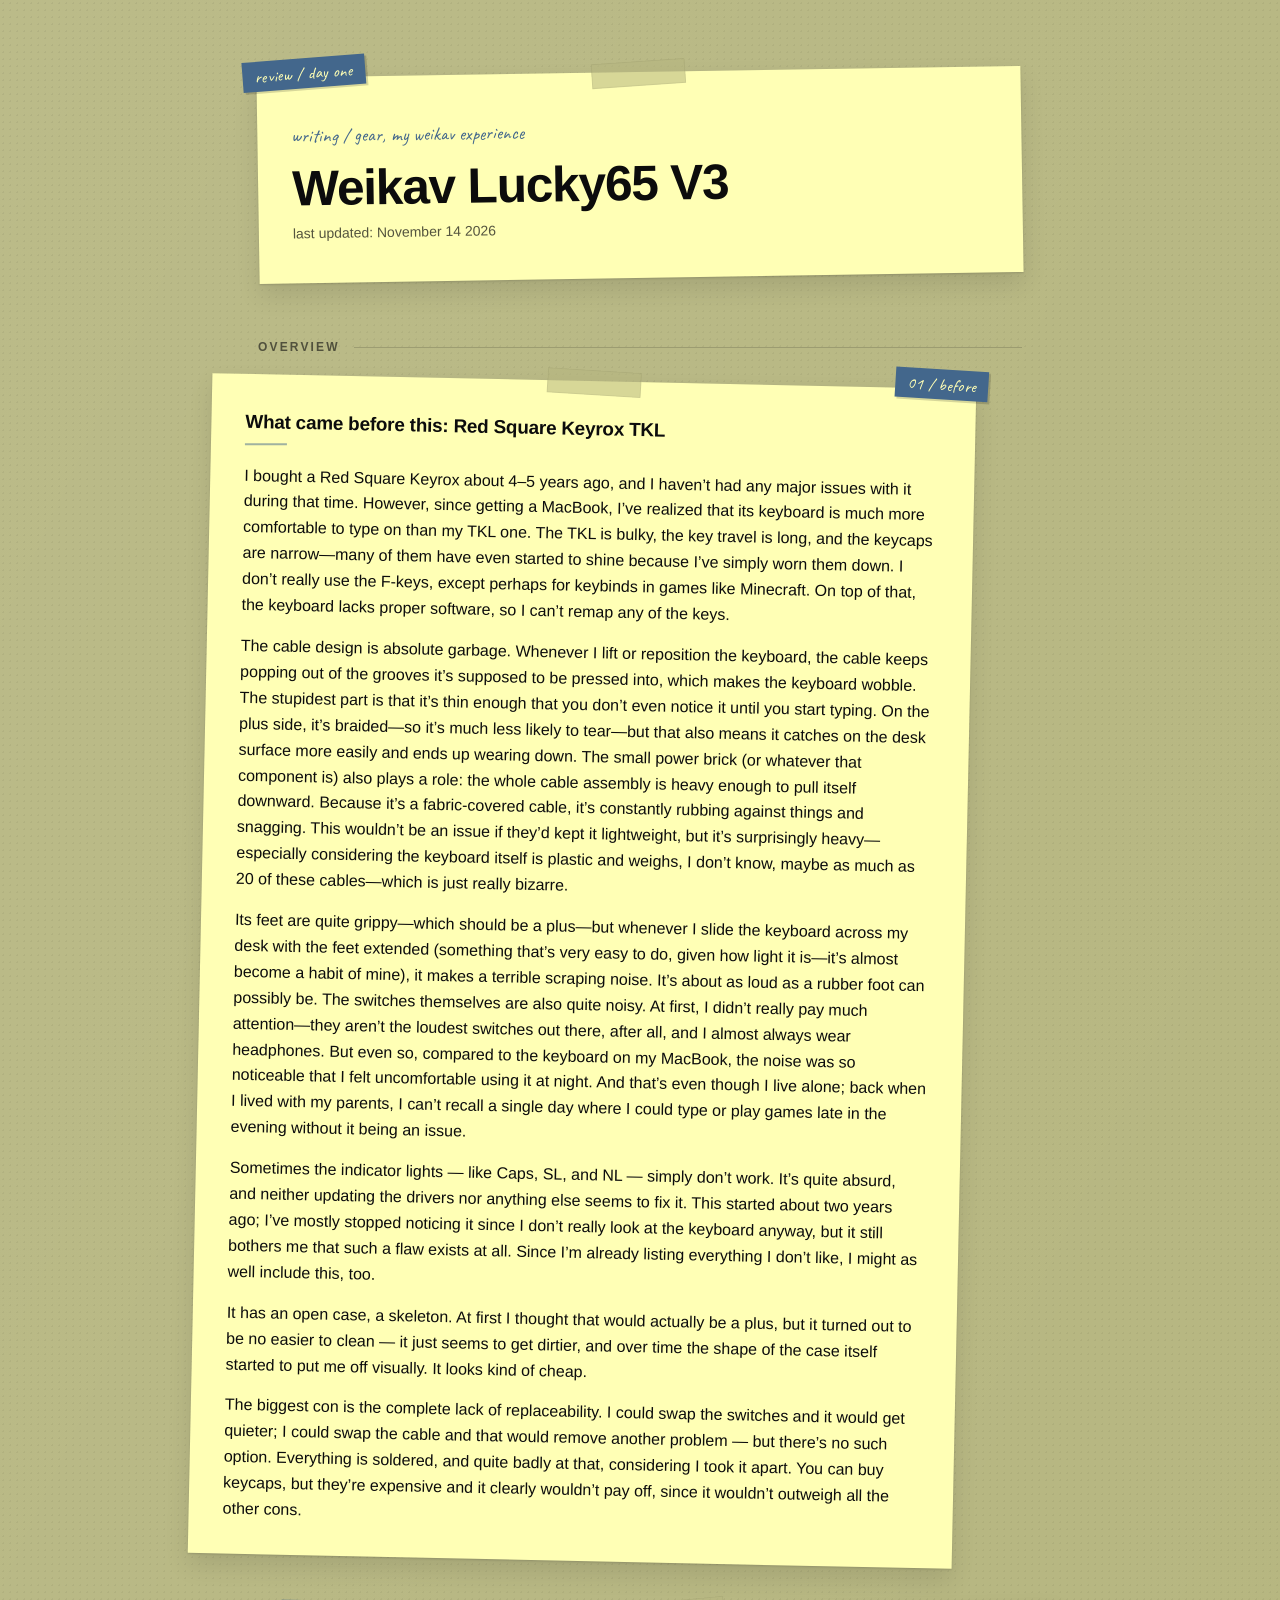
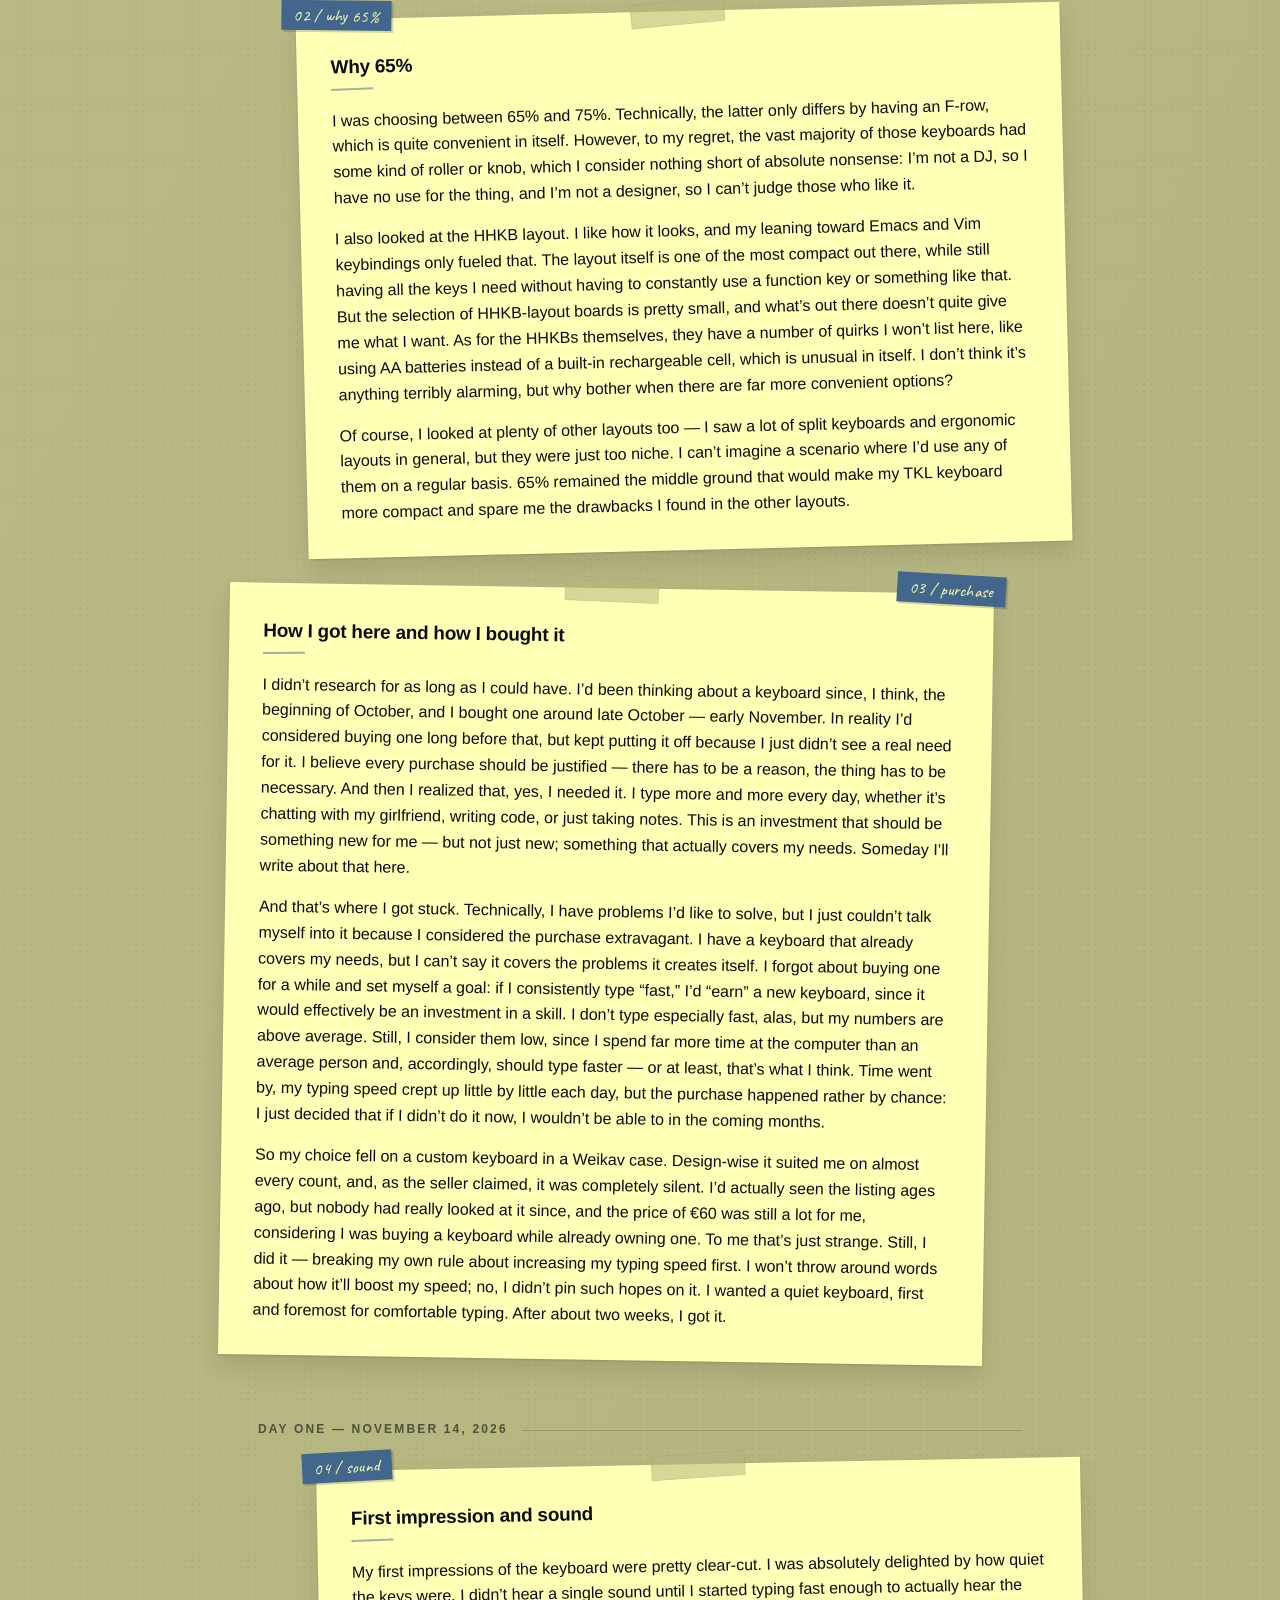
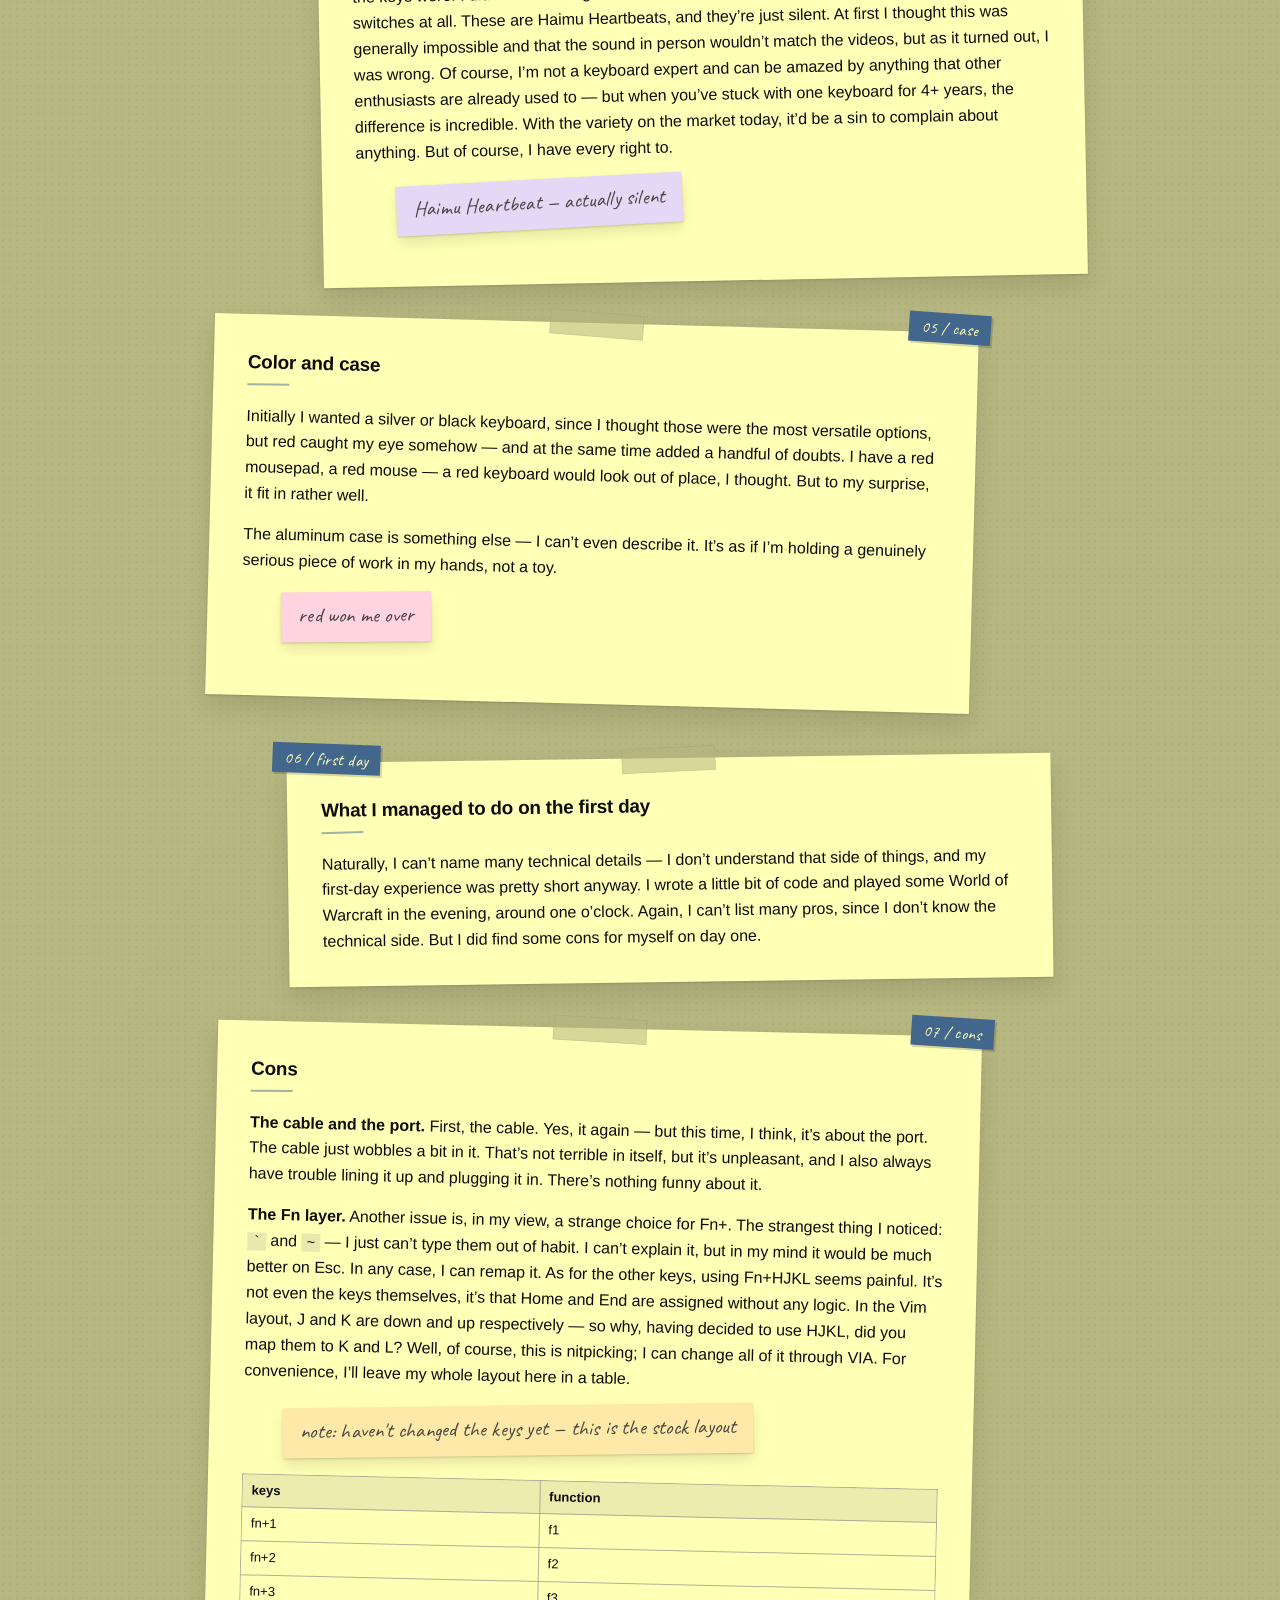
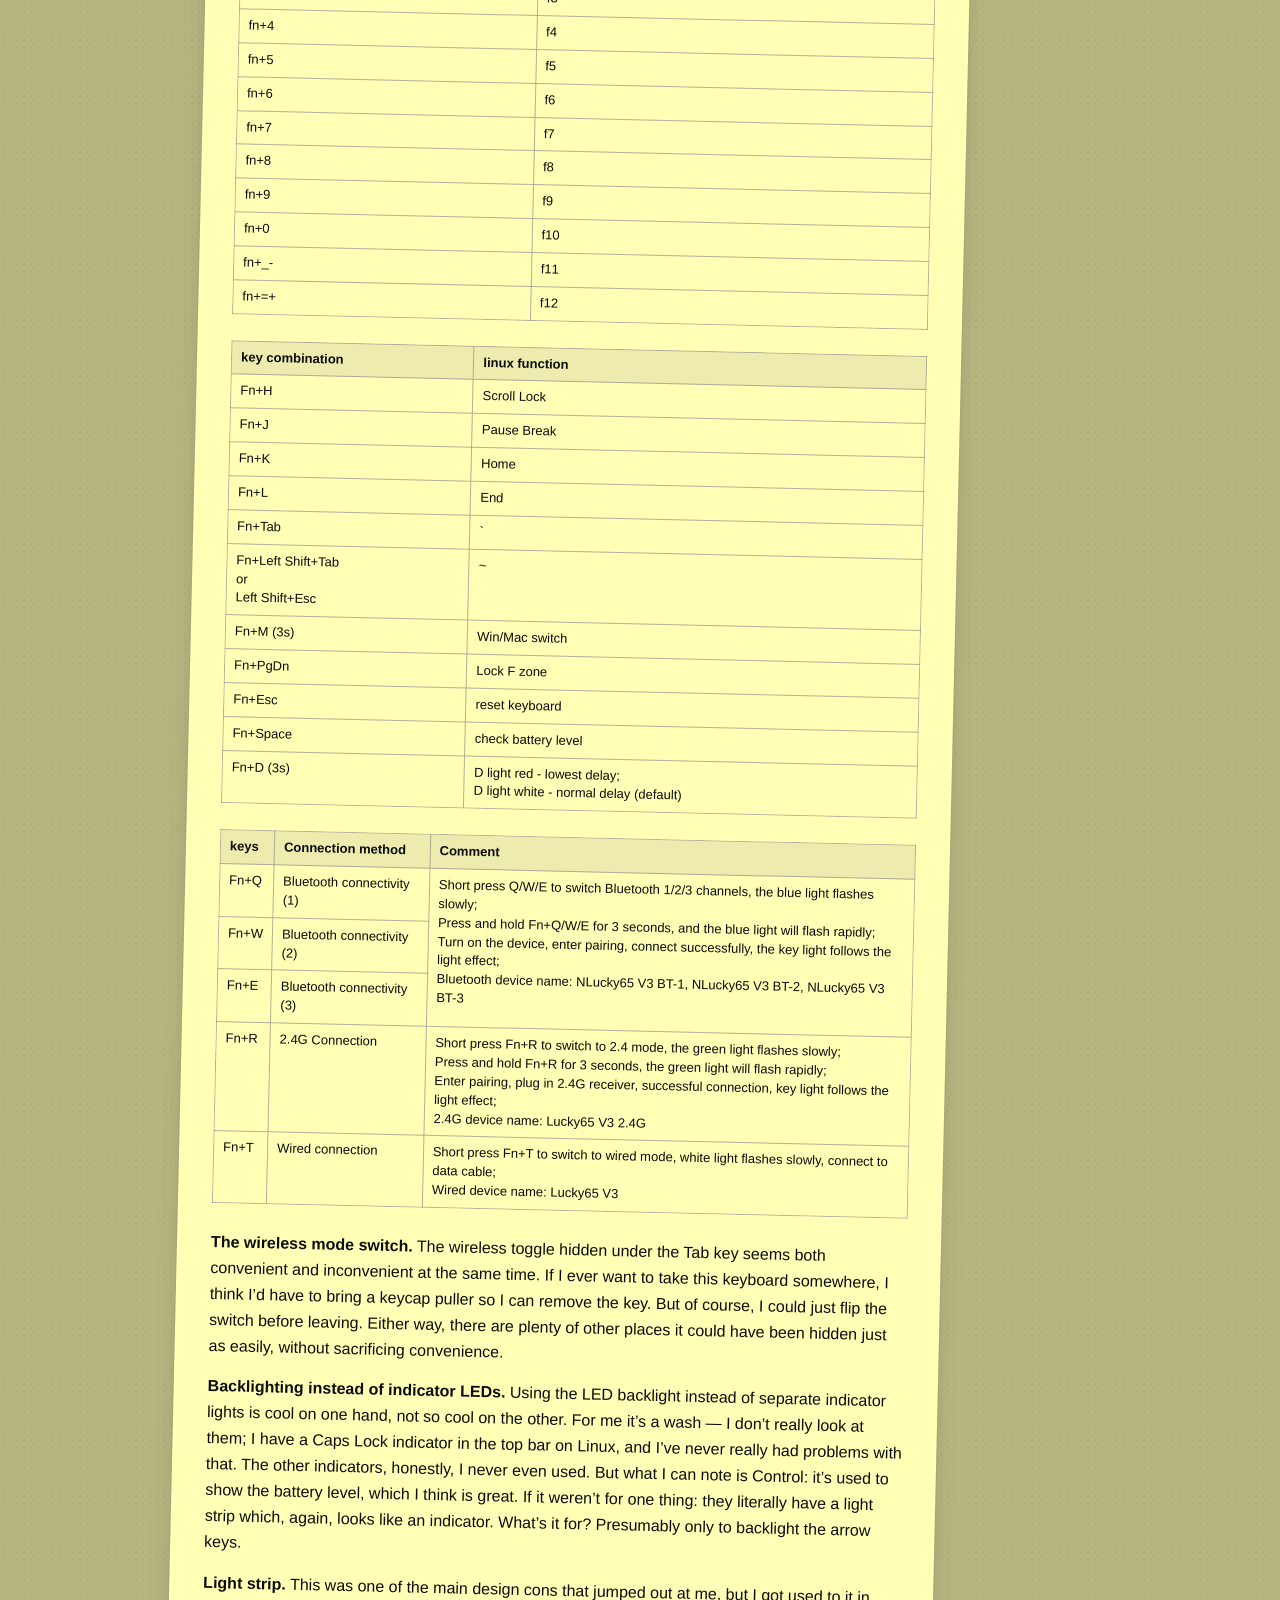
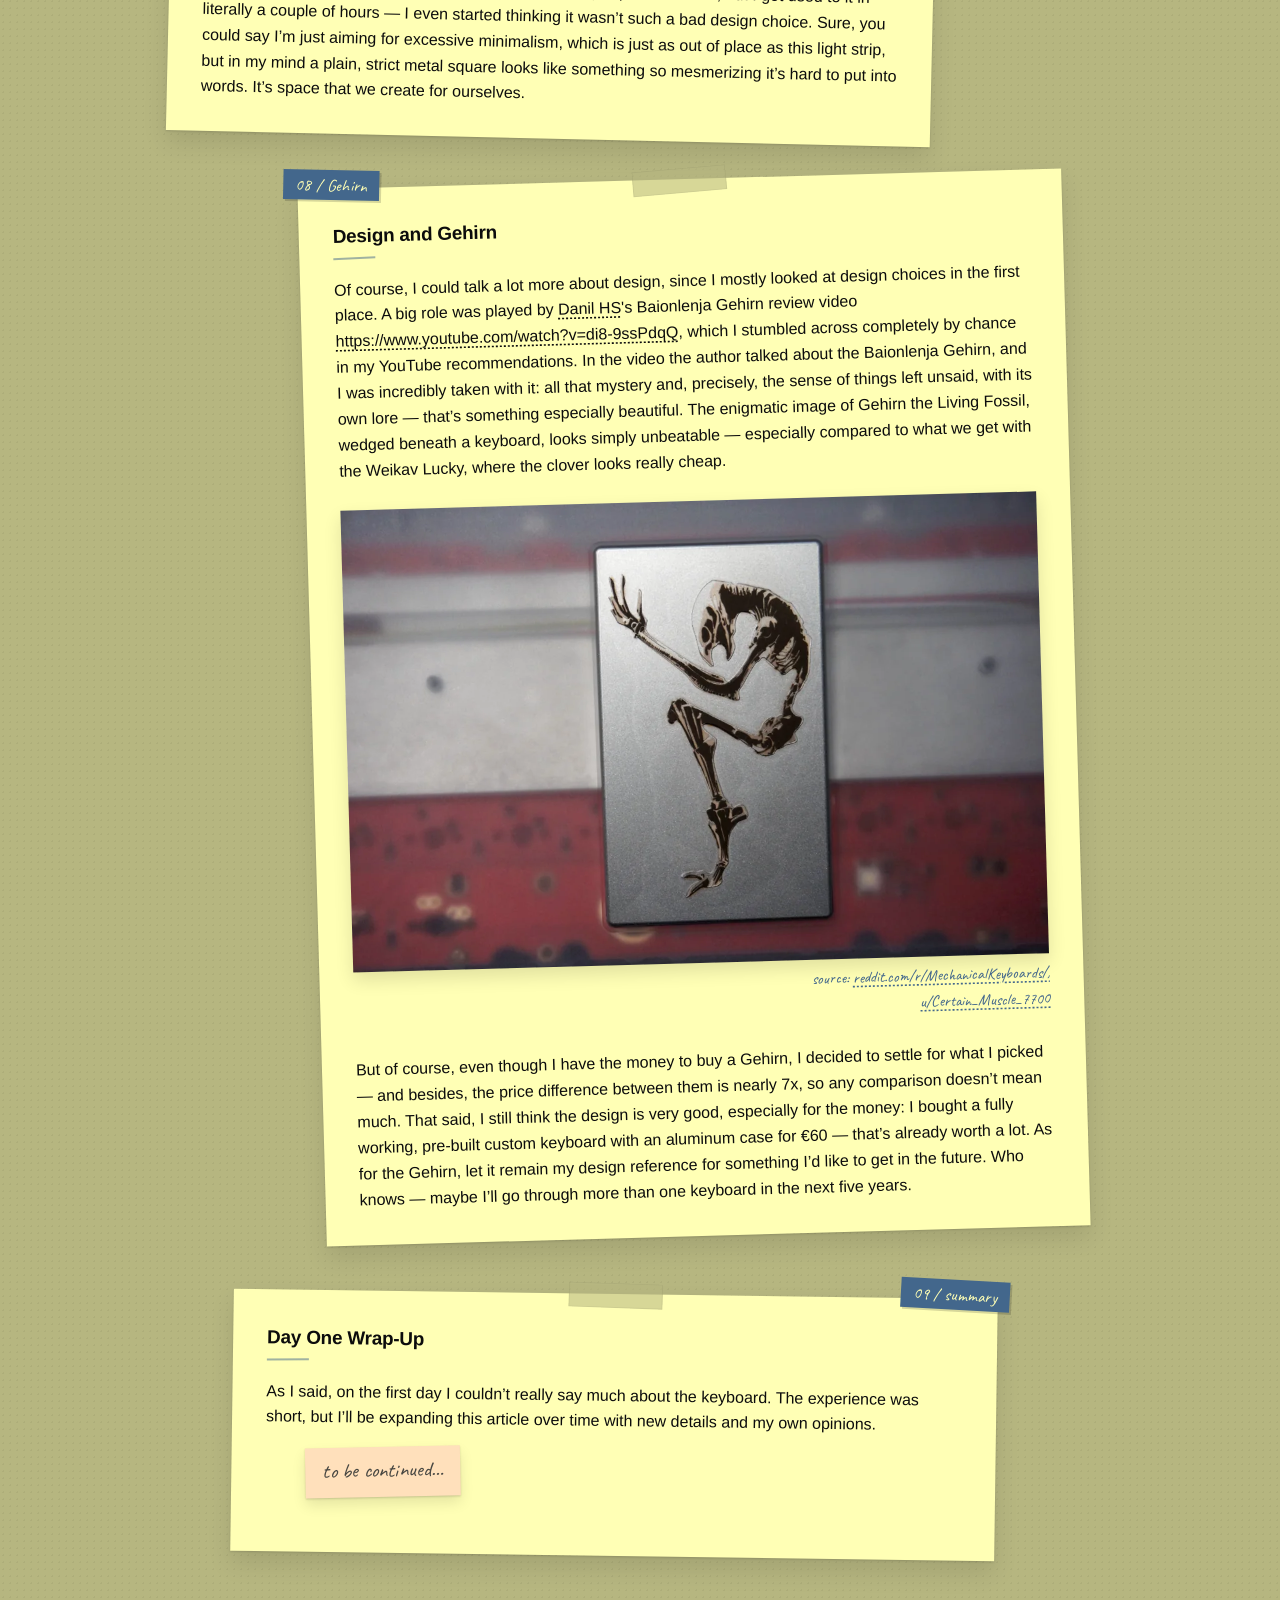
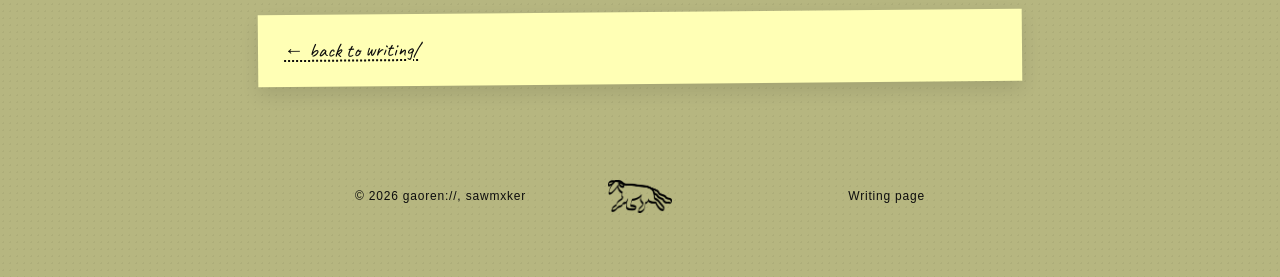
<file: writing/articles/rev-weikav.html>
<!DOCTYPE html>
<html lang="en">
<head>
  <meta charset="UTF-8">
  <meta name="viewport" content="width=device-width, initial-scale=1.0">
  <title>gaoren://writing — Weikav Lucky65 V3</title>
  <link rel="icon" type="image/png" href="../../assets/icons/favicon-32x32.png">
  <style>
    @import url('https://fonts.googleapis.com/css2?family=Caveat:wght@500;700&display=swap');

    :root {
      --bg: #b6b680;
      --note: #ffffb5;
      --hand: #43678c;
      --ink: #0c0c0c;
    }

    * { box-sizing: border-box; }

    html { background: var(--bg); }

    body {
      margin: 0;
      color: var(--ink);
      background-color: var(--bg);
      background-image:
        radial-gradient(rgba(12, 12, 12, 0.05) 1px, transparent 1px),
        linear-gradient(115deg, rgba(255, 255, 255, 0.07), transparent 45%);
      background-size: 7px 7px, 100% 100%;
      font-family: -apple-system, BlinkMacSystemFont, "Helvetica Neue", Arial, sans-serif;
      font-size: 16px;
      line-height: 1.62;
      -webkit-font-smoothing: antialiased;
    }

    .wall {
      max-width: 820px;
      margin: 0 auto;
      padding: 72px 28px 0;
    }

    .note {
      position: relative;
      margin: 0 0 44px;
      padding: 36px 34px 32px;
      background: var(--note);
      box-shadow:
        0 1px 2px rgba(12, 12, 12, 0.14),
        0 12px 24px rgba(12, 12, 12, 0.10);
      transform: rotate(var(--tilt, 0deg));
    }

    /* piece of ribbon on top */
    .note::before {
      content: "";
      position: absolute;
      top: -11px;
      left: 50%;
      width: 94px;
      height: 25px;
      background: rgba(182, 182, 128, 0.55);
      box-shadow: inset 0 0 0 1px rgba(12, 12, 12, 0.05);
      transform: translateX(-50%) rotate(var(--tape-tilt, -2.2deg));
    }

    .tab {
      position: absolute;
      top: -19px;
      left: -14px;
      padding: 7px 12px 6px;
      background: var(--hand);
      color: var(--note);
      font-family: 'Caveat', 'Segoe Print', cursive;
      font-size: 17px;
      line-height: 1;
      letter-spacing: 0.3px;
      white-space: nowrap;
      box-shadow: 2px 2px 0 rgba(12, 12, 12, 0.16);
      transform: rotate(var(--tab-tilt, -3deg));
    }

    .tab--right {
      left: auto;
      right: -12px;
      --tab-tilt: 2.4deg;
    }

    .cover {
      padding-top: 44px;
      padding-bottom: 38px;
    }

    .eyebrow {
      margin: 0 0 10px;
      font-family: 'Caveat', cursive;
      font-size: 19px;
      color: var(--hand);
    }

    h1 {
      margin: 0 0 8px;
      font-size: clamp(2rem, 6vw, 3.1rem);
      line-height: 1.05;
      letter-spacing: -1.2px;
    }

    .subtitle {
      margin: 0;
      font-size: 14px;
      opacity: 0.7;
    }

    .chapter {
      display: flex;
      align-items: center;
      gap: 14px;
      margin: 60px 0 24px;
      font-size: 12px;
      font-weight: 700;
      letter-spacing: 0.18em;
      text-transform: uppercase;
      opacity: 0.6;
    }

    .chapter::after {
      content: "";
      flex: 1;
      height: 1px;
      background: rgba(12, 12, 12, 0.28);
    }

    h3 {
      margin: 0 0 18px;
      font-size: 1.18rem;
      line-height: 1.3;
      letter-spacing: -0.2px;
    }

    h3::after {
      content: "";
      display: block;
      width: 42px;
      margin-top: 8px;
      border-bottom: 2px solid var(--hand);
      opacity: 0.5;
      transform: rotate(-1deg);
    }

    p { margin: 0 0 15px; }
    p:last-child { margin-bottom: 0; }

    strong { font-weight: 700; }

    code {
      padding: 1px 5px;
      background: rgba(154, 150, 144, 0.22);
      font-family: ui-monospace, Menlo, Consolas, monospace;
      font-size: 0.9em;
    }

    a {
      color: inherit;
      text-decoration: underline dotted;
      text-underline-offset: 3px;
    }

    a:hover { background: rgba(154, 150, 144, 0.2); }

    /* small handwritten margin comments on coloured stickers */
    .sticker {
      display: block;
      width: fit-content;
      max-width: calc(100% - 48px);
      margin: 16px 0 24px 40px;
      padding: 11px 17px 13px;
      background: var(--sticker, #ffe9a8);
      color: #474641;
      font-family: 'Caveat', 'Segoe Print', cursive;
      font-size: 21px;
      line-height: 1.22;
      letter-spacing: 0.2px;
      /*text-shadow: 0 0 0.7px rgba(40, 38, 34, 0.4);*/
      box-shadow:
        0 1px 2px rgba(12, 12, 12, 0.16),
        0 7px 14px rgba(12, 12, 12, 0.10);
      transform: rotate(var(--sticker-tilt, -2deg));
    }

    .sticker--yellow { --sticker: #ffe9a8; }
    .sticker--pink   { --sticker: #ffd3df; }
    .sticker--blue   { --sticker: #cfe3ff; }
    .sticker--green  { --sticker: #d9efc8; }
    .sticker--orange { --sticker: #ffe0bb; }
    .sticker--lilac  { --sticker: #e5d8f6; }

    .table-wrap {
      margin: 22px 0 26px;
      overflow-x: auto;
    }

    table {
      width: 100%;
      min-width: 520px;
      border-collapse: collapse;
      font-size: 13px;
      line-height: 1.45;
    }

    th, td {
      padding: 7px 9px;
      border: 1px solid rgba(154, 150, 144, 0.75);
      text-align: left;
      vertical-align: top;
    }

    th {
      background: rgba(154, 150, 144, 0.18);
      font-weight: 700;
    }

    figure {
      margin: 26px 0;
    }

    .review-image {
      display: block;
      width: 100%;
      height: auto;
      box-shadow: 0 8px 18px rgba(12, 12, 12, 0.12);
    }

    figcaption {
      margin-top: 7px;
      color: var(--hand);
      font-family: 'Caveat', cursive;
      font-size: 16px;
      text-align: right;
      overflow-wrap: anywhere;
    }

    .back {
      margin-top: 56px;
      padding: 20px 26px;
      background: var(--note);
      font-family: 'Caveat', cursive;
      font-size: 20px;
      box-shadow: 0 8px 18px rgba(12, 12, 12, 0.1);
      transform: rotate(-0.5deg);
    }

    /* same bottom strip as the gearlist */
    .page-bottom {
      margin-top: 96px;
      padding-bottom: 64px;
    }

    .page-footer {
      width: min(570px, 100%);
      margin: 0 auto;
      display: grid;
      grid-template-columns: 1fr auto 1fr;
      align-items: center;
      gap: 16px;
      font-size: 12px;
      letter-spacing: 0.8px;
      color: var(--ink);
    }

    .page-footer span:first-child { justify-self: start; }
    .page-footer span:last-child { justify-self: end; }

    .page-bottom-img {
      width: 64px;
      height: auto;
      filter: brightness(0);
      justify-self: center;
    }

    @media (max-width: 600px) {
      html, body { overflow-x: hidden; -webkit-text-size-adjust: 100%; }

      body { font-size: 15px; }

      .wall { padding: 28px 8px 0; }

      h1 { font-size: 1.9rem; letter-spacing: -0.6px; }

      /* the notes become plain full-width sheets, like the gearlist receipt */
      .note {
        width: 100%;
        padding: 28px 16px 24px;
        margin-bottom: 28px;
        transform: none;
      }

      .cover { padding-top: 46px; padding-bottom: 30px; }

      .tab,
      .tab--right {
        left: 6px;
        right: auto;
        font-size: 15px;
        transform: none;
      }

      h3 { font-size: 1.08rem; }

      /* small note stickers stay small, just lose the tilt */
      .sticker {
        margin-left: 0;
        font-size: 19px;
        max-width: 100%;
        transform: none;
      }

      .table-wrap { -webkit-overflow-scrolling: touch; }

      .page-bottom { margin-top: 72px; padding-bottom: 36px; }
      .page-footer { grid-template-columns: 1fr; gap: 15px; }
      .page-footer span:first-child,
      .page-footer span:last-child { justify-self: center; }
    }

    /* wide screens: the big notes are stuck to the wall at slightly random angles */
    @media (min-width: 1100px) {
      .note {
        margin-bottom: var(--gap-wide, 44px);
        transform: translateX(var(--drift, 0px)) rotate(var(--tilt-wide, var(--tilt, 0deg)));
      }
    }
  </style>
</head>
<body>
  <main class="wall">

    <header class="note cover" style="--tilt: -0.7deg; --tilt-wide: -0.9deg; --drift: 0px; --gap-wide: 52px; --tape-tilt: -3deg">
      <span class="tab" style="--tab-tilt: -3.5deg">review / day one</span>
      <p class="eyebrow">writing / gear, my weikav experience</p>
      <h1>Weikav Lucky65 V3</h1>
      <p class="subtitle">last updated: November 14 2026</p>
    </header>

    <h2 class="chapter">Overview</h2>

    <section class="note" style="--tilt: 0.5deg; --tilt-wide: 1.2deg; --drift: -58px; --gap-wide: 50px; --tape-tilt: 2.4deg">
      <span class="tab tab--right">01 / before</span>
      <h3>What came before this: Red Square Keyrox TKL</h3>

      <p>I bought a Red Square Keyrox about 4–5 years ago, and I haven’t had any major issues with it during that time. However, since getting a MacBook, I’ve realized that its keyboard is much more comfortable to type on than my TKL one. The TKL is bulky, the key travel is long, and the keycaps are narrow—many of them have even started to shine because I’ve simply worn them down. I don’t really use the F-keys, except perhaps for keybinds in games like Minecraft. On top of that, the keyboard lacks proper software, so I can’t remap any of the keys.</p>

      <p>The cable design is absolute garbage. Whenever I lift or reposition the keyboard, the cable keeps popping out of the grooves it’s supposed to be pressed into, which makes the keyboard wobble. The stupidest part is that it’s thin enough that you don’t even notice it until you start typing. On the plus side, it’s braided—so it’s much less likely to tear—but that also means it catches on the desk surface more easily and ends up wearing down. The small power brick (or whatever that component is) also plays a role: the whole cable assembly is heavy enough to pull itself downward. Because it’s a fabric-covered cable, it’s constantly rubbing against things and snagging. This wouldn’t be an issue if they’d kept it lightweight, but it’s surprisingly heavy—especially considering the keyboard itself is plastic and weighs, I don’t know, maybe as much as 20 of these cables—which is just really bizarre.</p>

      <p>Its feet are quite grippy—which should be a plus—but whenever I slide the keyboard across my desk with the feet extended (something that’s very easy to do, given how light it is—it’s almost become a habit of mine), it makes a terrible scraping noise. It’s about as loud as a rubber foot can possibly be. The switches themselves are also quite noisy. At first, I didn’t really pay much attention—they aren’t the loudest switches out there, after all, and I almost always wear headphones. But even so, compared to the keyboard on my MacBook, the noise was so noticeable that I felt uncomfortable using it at night. And that’s even though I live alone; back when I lived with my parents, I can’t recall a single day where I could type or play games late in the evening without it being an issue.</p>

      <p>Sometimes the indicator lights — like Caps, SL, and NL — simply don’t work. It’s quite absurd, and neither updating the drivers nor anything else seems to fix it. This started about two years ago; I’ve mostly stopped noticing it since I don’t really look at the keyboard anyway, but it still bothers me that such a flaw exists at all. Since I’m already listing everything I don’t like, I might as well include this, too.</p>

      <p>It has an open case, a skeleton. At first I thought that would actually be a plus, but it turned out to be no easier to clean — it just seems to get dirtier, and over time the shape of the case itself started to put me off visually. It looks kind of cheap.</p>

      <p>The biggest con is the complete lack of replaceability. I could swap the switches and it would get quieter; I could swap the cable and that would remove another problem — but there’s no such option. Everything is soldered, and quite badly at that, considering I took it apart. You can buy keycaps, but they’re expensive and it clearly wouldn’t pay off, since it wouldn’t outweigh all the other cons.</p>

    </section>

    <section class="note" style="--tilt: -0.4deg; --tab-tilt: 2deg; --tilt-wide: -1.4deg; --drift: 44px; --gap-wide: 38px; --tape-tilt: -4deg">
      <span class="tab">02 / why 65%</span>
      <h3>Why 65%</h3>

      <p>I was choosing between 65% and 75%. Technically, the latter only differs by having an F-row, which is quite convenient in itself. However, to my regret, the vast majority of those keyboards had some kind of roller or knob, which I consider nothing short of absolute nonsense: I’m not a DJ, so I have no use for the thing, and I’m not a designer, so I can’t judge those who like it.</p>

      <p>I also looked at the HHKB layout. I like how it looks, and my leaning toward Emacs and Vim keybindings only fueled that. The layout itself is one of the most compact out there, while still having all the keys I need without having to constantly use a function key or something like that. But the selection of HHKB-layout boards is pretty small, and what’s out there doesn’t quite give me what I want. As for the HHKBs themselves, they have a number of quirks I won’t list here, like using AA batteries instead of a built-in rechargeable cell, which is unusual in itself. I don’t think it’s anything terribly alarming, but why bother when there are far more convenient options?</p>

      <p>Of course, I looked at plenty of other layouts too — I saw a lot of split keyboards and ergonomic layouts in general, but they were just too niche. I can’t imagine a scenario where I’d use any of them on a regular basis. 65% remained the middle ground that would make my TKL keyboard more compact and spare me the drawbacks I found in the other layouts.</p>
    </section>

    <section class="note" style="--tilt: 0.35deg; --tilt-wide: 0.9deg; --drift: -34px; --gap-wide: 56px; --tape-tilt: 1.6deg">
      <span class="tab tab--right">03 / purchase</span>
      <h3>How I got here and how I bought it</h3>

      <p>I didn’t research for as long as I could have. I’d been thinking about a keyboard since, I think, the beginning of October, and I bought one around late October — early November. In reality I’d considered buying one long before that, but kept putting it off because I just didn’t see a real need for it. I believe every purchase should be justified — there has to be a reason, the thing has to be necessary. And then I realized that, yes, I needed it. I type more and more every day, whether it’s chatting with my girlfriend, writing code, or just taking notes. This is an investment that should be something new for me — but not just new; something that actually covers my needs. Someday I’ll write about that here.</p>

      <p>And that’s where I got stuck. Technically, I have problems I’d like to solve, but I just couldn’t talk myself into it because I considered the purchase extravagant. I have a keyboard that already covers my needs, but I can’t say it covers the problems it creates itself. I forgot about buying one for a while and set myself a goal: if I consistently type “fast,” I’d “earn” a new keyboard, since it would effectively be an investment in a skill. I don’t type especially fast, alas, but my numbers are above average. Still, I consider them low, since I spend far more time at the computer than an average person and, accordingly, should type faster — or at least, that’s what I think. Time went by, my typing speed crept up little by little each day, but the purchase happened rather by chance: I just decided that if I didn’t do it now, I wouldn’t be able to in the coming months.</p>

      <p>So my choice fell on a custom keyboard in a Weikav case. Design-wise it suited me on almost every count, and, as the seller claimed, it was completely silent. I’d actually seen the listing ages ago, but nobody had really looked at it since, and the price of €60 was still a lot for me, considering I was buying a keyboard while already owning one. To me that’s just strange. Still, I did it — breaking my own rule about increasing my typing speed first. I won’t throw around words about how it’ll boost my speed; no, I didn’t pin such hopes on it. I wanted a quiet keyboard, first and foremost for comfortable typing. After about two weeks, I got it.</p>

    </section>

    <h2 class="chapter">Day One — November 14, 2026</h2>

    <section class="note" style="--tilt: -0.55deg; --tab-tilt: -2deg; --tilt-wide: -1.1deg; --drift: 62px; --gap-wide: 42px; --tape-tilt: -2.8deg">
      <span class="tab">04 / sound</span>
      <h3>First impression and sound</h3>

      <p>My first impressions of the keyboard were pretty clear-cut. I was absolutely delighted by how quiet the keys were. I didn’t hear a single sound until I started typing fast enough to actually hear the switches at all. These are Haimu Heartbeats, and they’re just silent. At first I thought this was generally impossible and that the sound in person wouldn’t match the videos, but as it turned out, I was wrong. Of course, I’m not a keyboard expert and can be amazed by anything that other enthusiasts are already used to — but when you’ve stuck with one keyboard for 4+ years, the difference is incredible. With the variety on the market today, it’d be a sin to complain about anything. But of course, I have every right to.</p>

      <aside class="sticker sticker--lilac">Haimu Heartbeat — actually silent</aside>
    </section>

    <section class="note" style="--tilt: 0.6deg; --tilt-wide: 1.5deg; --drift: -48px; --gap-wide: 54px; --tape-tilt: 3.2deg">
      <span class="tab tab--right">05 / case</span>
      <h3>Color and case</h3>

      <p>Initially I wanted a silver or black keyboard, since I thought those were the most versatile options, but red caught my eye somehow — and at the same time added a handful of doubts. I have a red mousepad, a red mouse — a red keyboard would look out of place, I thought. But to my surprise, it fit in rather well.</p>

      <p>The aluminum case is something else — I can’t even describe it. It’s as if I’m holding a genuinely serious piece of work in my hands, not a toy.</p>

      <aside class="sticker sticker--pink">red won me over</aside>
    </section>

    <section class="note" style="--tilt: -0.3deg; --tilt-wide: -0.8deg; --drift: 30px; --gap-wide: 46px; --tape-tilt: -1.8deg">
      <span class="tab" style="--tab-tilt: 3deg">06 / first day</span>
      <h3>What I managed to do on the first day</h3>

      <p>Naturally, I can’t name many technical details — I don’t understand that side of things, and my first-day experience was pretty short anyway. I wrote a little bit of code and played some World of Warcraft in the evening, around one o’clock. Again, I can’t list many pros, since I don’t know the technical side. But I did find some cons for myself on day one.</p>
    </section>

    <section class="note" style="--tilt: 0.45deg; --tab-tilt: -2.5deg; --tilt-wide: 1.3deg; --drift: -66px; --gap-wide: 40px; --tape-tilt: 2.1deg">
      <span class="tab tab--right">07 / cons</span>
      <h3>Cons</h3>

      <p><strong>The cable and the port.</strong> First, the cable. Yes, it again — but this time, I think, it’s about the port. The cable just wobbles a bit in it. That’s not terrible in itself, but it’s unpleasant, and I also always have trouble lining it up and plugging it in. There’s nothing funny about it.</p>

      <p><strong>The Fn layer.</strong> Another issue is, in my view, a strange choice for Fn+. The strangest thing I noticed: <code>`</code> and <code>~</code> — I just can’t type them out of habit. I can’t explain it, but in my mind it would be much better on Esc. In any case, I can remap it. As for the other keys, using Fn+HJKL seems painful. It’s not even the keys themselves, it’s that Home and End are assigned without any logic. In the Vim layout, J and K are down and up respectively — so why, having decided to use HJKL, did you map them to K and L? Well, of course, this is nitpicking; I can change all of it through VIA. For convenience, I’ll leave my whole layout here in a table.</p>

      <aside class="sticker sticker--yellow">note: haven't changed the keys yet — this is the stock layout</aside>

      <div class="table-wrap">
        <table>
          <thead>
            <tr><th>keys</th><th>function</th></tr>
          </thead>
          <tbody>
            <tr><td>fn+1</td><td>f1</td></tr>
            <tr><td>fn+2</td><td>f2</td></tr>
            <tr><td>fn+3</td><td>f3</td></tr>
            <tr><td>fn+4</td><td>f4</td></tr>
            <tr><td>fn+5</td><td>f5</td></tr>
            <tr><td>fn+6</td><td>f6</td></tr>
            <tr><td>fn+7</td><td>f7</td></tr>
            <tr><td>fn+8</td><td>f8</td></tr>
            <tr><td>fn+9</td><td>f9</td></tr>
            <tr><td>fn+0</td><td>f10</td></tr>
            <tr><td>fn+_-</td><td>f11</td></tr>
            <tr><td>fn+=+</td><td>f12</td></tr>
          </tbody>
        </table>
      </div>

      <div class="table-wrap">
        <table>
          <thead>
            <tr><th>key combination</th><th>linux function</th></tr>
          </thead>
          <tbody>
            <tr><td>Fn+H</td><td>Scroll Lock</td></tr>
            <tr><td>Fn+J</td><td>Pause Break</td></tr>
            <tr><td>Fn+K</td><td>Home</td></tr>
            <tr><td>Fn+L</td><td>End</td></tr>
            <tr><td>Fn+Tab</td><td>`</td></tr>
            <tr><td>Fn+Left Shift+Tab<br>or<br>Left Shift+Esc</td><td>~</td></tr>
            <tr><td>Fn+M (3s)</td><td>Win/Mac switch</td></tr>
            <tr><td>Fn+PgDn</td><td>Lock F zone</td></tr>
            <tr><td>Fn+Esc</td><td>reset keyboard</td></tr>
            <tr><td>Fn+Space</td><td>check battery level</td></tr>
            <tr><td>Fn+D (3s)</td><td>D light red - lowest delay;<br>D light white - normal delay (default)</td></tr>
          </tbody>
        </table>
      </div>

      <div class="table-wrap">
        <table>
          <thead>
            <tr><th>keys</th><th>Connection method</th><th>Comment</th></tr>
          </thead>
          <tbody>
              <tr>
                <td>Fn+Q</td>
                <td>Bluetooth connectivity (1)</td>
                <td rowspan="3">
                  Short press Q/W/E to switch Bluetooth 1/2/3 channels, the blue light flashes slowly;<br>
                  Press and hold Fn+Q/W/E for 3 seconds, and the blue light will flash rapidly;<br>
                  Turn on the device, enter pairing, connect successfully, the key light follows the light effect;<br>
                  Bluetooth device name: NLucky65 V3 BT-1, NLucky65 V3 BT-2, NLucky65 V3 BT-3
                </td>
              </tr>
              <tr>
                <td>Fn+W</td>
                <td>Bluetooth connectivity (2)</td>
              </tr>
              <tr>
                <td>Fn+E</td>
                <td>Bluetooth connectivity (3)</td>
              </tr>
              <tr>
                <td>Fn+R</td>
                <td>2.4G Connection</td>
                <td>Short press Fn+R to switch to 2.4 mode, the green light flashes slowly;<br>Press and hold Fn+R for 3 seconds, the green light will flash rapidly;<br>Enter pairing, plug in 2.4G receiver, successful connection, key light follows the light effect;<br>2.4G device name: Lucky65 V3 2.4G</td>
              </tr>
            <tr>
              <td>Fn+T</td>
              <td>Wired connection</td>
              <td>Short press Fn+T to switch to wired mode, white light flashes slowly, connect to data cable;<br>Wired device name: Lucky65 V3</td>
            </tr>
          </tbody>
        </table>
      </div>

      <p><strong>The wireless mode switch.</strong> The wireless toggle hidden under the Tab key seems both convenient and inconvenient at the same time. If I ever want to take this keyboard somewhere, I think I’d have to bring a keycap puller so I can remove the key. But of course, I could just flip the switch before leaving. Either way, there are plenty of other places it could have been hidden just as easily, without sacrificing convenience.</p>

      <p><strong>Backlighting instead of indicator LEDs.</strong> Using the LED backlight instead of separate indicator lights is cool on one hand, not so cool on the other. For me it’s a wash — I don’t really look at them; I have a Caps Lock indicator in the top bar on Linux, and I’ve never really had problems with that. The other indicators, honestly, I never even used. But what I can note is Control: it’s used to show the battery level, which I think is great. If it weren’t for one thing: they literally have a light strip which, again, looks like an indicator. What’s it for? Presumably only to backlight the arrow keys.</p>

      <p><strong>Light strip.</strong> This was one of the main design cons that jumped out at me, but I got used to it in literally a couple of hours — I even started thinking it wasn’t such a bad design choice. Sure, you could say I’m just aiming for excessive minimalism, which is just as out of place as this light strip, but in my mind a plain, strict metal square looks like something so mesmerizing it’s hard to put into words. It’s space that we create for ourselves.</p>

    </section>

    <section class="note" style="--tilt: -0.45deg; --tab-tilt: 2.8deg; --tilt-wide: -1.6deg; --drift: 54px; --gap-wide: 58px; --tape-tilt: -3.4deg">
      <span class="tab">08 / Gehirn</span>
      <h3>Design and Gehirn</h3>

      <p>Of course, I could talk a lot more about design, since I mostly looked at design choices in the first place. A big role was played by <a href="https://www.youtube.com/@danil_hi_seted">Danil HS</a>'s Baionlenja Gehirn review video <a href="https://www.youtube.com/watch?v=di8-9ssPdqQ">https://www.youtube.com/watch?v=di8-9ssPdqQ</a>, which I stumbled across completely by chance in my YouTube recommendations. In the video the author talked about the Baionlenja Gehirn, and I was incredibly taken with it: all that mystery and, precisely, the sense of things left unsaid, with its own lore — that’s something especially beautiful. The enigmatic image of Gehirn the Living Fossil, wedged beneath a keyboard, looks simply unbeatable — especially compared to what we get with the Weikav Lucky, where the clover looks really cheap.</p>

      <figure>
        <img class="review-image" src="../../assets/images/gehirn60-by-baionlenja.webp" alt="Baionlenja Gehirn 60 — custom mechanical keyboard">
        <figcaption>source: <a href="https://www.reddit.com/r/MechanicalKeyboards/comments/1qerq29/gehirn60_by_baionlenja_improved_by_bowl_launched/">reddit.com/r/MechanicalKeyboards/,<br>u/Certain_Muscle_7700 </a></figcaption>
      </figure>

      <p>But of course, even though I have the money to buy a Gehirn, I decided to settle for what I picked — and besides, the price difference between them is nearly 7x, so any comparison doesn’t mean much. That said, I still think the design is very good, especially for the money: I bought a fully working, pre-built custom keyboard with an aluminum case for €60 — that’s already worth a lot. As for the Gehirn, let it remain my design reference for something I’d like to get in the future. Who knows — maybe I’ll go through more than one keyboard in the next five years.</p>
    </section>

    <section class="note" style="--tilt: 0.3deg; --tilt-wide: 0.8deg; --drift: -26px; --gap-wide: 48px; --tape-tilt: 1.2deg">
      <span class="tab tab--right">09 / summary</span>
      <h3>Day One Wrap-Up</h3>

      <p>As I said, on the first day I couldn’t really say much about the keyboard. The experience was short, but I’ll be expanding this article over time with new details and my own opinions.</p>

      <aside class="sticker sticker--orange">to be continued…</aside>
    </section>

    <div class="back"><a href="../index.html">← back to writing/</a></div>

    <div class="page-bottom">
      <footer class="page-footer">
        <span>© 2026 gaoren://, sawmxker</span>
        <img class="page-bottom-img" src="../../assets/icons/dog.png" alt="dog">
        <span>Writing page</span>
      </footer>
    </div>

  </main>
</body>
</html>
</file>
<file: css/style.css>
* {
    box-sizing: border-box;
    margin: 0;
    padding: 0;
}

body {
    background-color: #000;
    color: #fff;
    font-family: -apple-system, Helvetica, Arial, sans-serif;
    -webkit-font-smoothing: antialiased;
    font-size: 0.85rem;
    line-height: 1.4;
}

a {
    color: #fff;
    text-decoration: underline;
}

a:hover {
    text-decoration: none;
}

.site-container {
    display: flex;
    min-height: 100vh;
}

.side-nav {
    width: 260px;
    flex-shrink: 0;
    padding: 20px 30px;
    border-right: 1px solid rgba(255, 255, 255, 0.4);
    display: flex;
    flex-direction: column;
}

.side-nav .side-nav-img {
    margin-top: auto;
    align-self: center;
    max-width: 100%;
    filter: brightness(0) invert(1);
}

.side-nav > ul {
    position: fixed;
    top: 0;
    left: 0;
    width: 260px;
    padding: 20px 30px;
    list-style: none;
}

.side-nav li {
    margin-bottom: 8px;
}

.side-nav a {
    font-size: 26px;
    font-weight: 400;
    color: #fff;
    text-decoration: none;
    letter-spacing: -0.5px;
}

.side-nav a:hover {
    opacity: 0.6;
}

.side-nav .nav-divider {
    border-top: 1px solid rgba(255, 255, 255, 0.4);
    margin: 0 -30px;
}

.side-nav .site-link {
    padding-left: 0;
}

.side-nav .site-link a {
    font-size: 22px;
}

.main-content {
    flex-grow: 1;
}

.content-section {
    padding: 20px 30px 40px 30px;
    border-bottom: 1px solid rgba(255, 255, 255, 0.4);
}

.content-section h2 {
    font-size: 30px;
    font-weight: 400;
    margin-bottom: 25px;
    letter-spacing: -0.5px;
}

.grid-2-col {
    display: grid;
    grid-template-columns: repeat(2, 1fr);
    gap: 30px;
}

.grid-2-col p {
    margin-bottom: 6px;
    color: #e0e0e0;
}

.grid-3-col {
    display: grid;
    grid-template-columns: repeat(3, 1fr);
    gap: 30px;
}

.grid-3-col p {
    margin-bottom: 15px;
    color: #e0e0e0;
}

::selection {
    background-color: #e0e0e0;
    color: #000;
    border-radius: 4px;
}

ol li {
    padding-left: 12px;
    color: #e0e0e0;
}
ul li {
    padding-left: 12px;
    color: #e0e0e0;
}

.faq-item {
    margin-bottom: 24px;
}

.faq-q {
    font-weight: 700;
    margin-bottom: 6px;
    color: #fff;
}

.site-footer {
    padding: 10px 30px 30px 30px;
    display: flex;
    justify-content: space-between;
    gap: 80px;
    font-size: 12px;
    letter-spacing: 0.8px;
}

@media (max-width: 768px) {
    .site-container {
        flex-direction: column;
    }
    .side-nav {
        width: 100%;
        border-right: none;
        border-bottom: 1px solid rgba(255, 255, 255, 0.4);
        padding: 20px;
    }

    .side-nav > ul {
        position: static;
        width: auto;
        padding: 0;
    }

    .side-nav .nav-divider {
        margin: 0 -20px;
    }

    .side-nav a {
        font-size: 22px;
    }

    .grid-2-col,
    .grid-3-col {
        grid-template-columns: 1fr;
    }

    .grid-3-col {
        gap: 15px;
    }
    
    .grid-2-col {
        gap: 6px;
    }

    .grid-2-col div p:last-child,
    .grid-3-col div p:last-child {
        margin-bottom: 0;
    }
    
    .content-section {
        padding: 20px;
    }

    .content-section h2 {
        font-size: 24px;
        margin-bottom: 15px;
    }

    .site-footer {
        flex-direction: column;
        gap: 15px;
        padding: 20px;
    }
}
</file>
<file: css/global.css>
@import url('https://fonts.googleapis.com/css2?family=Zen+Old+Mincho:wght@400;700&display=swap');

@property --color-1 {
syntax: '<color>';
initial-value: #474b8f;
inherits: false;
}

@property --color-2 {
syntax: '<color>';
initial-value: #202456;
inherits: false;
}

* {
    margin: 0;
    padding: 0;
    box-sizing: border-box;
}

img {
    -webkit-user-drag: none;
    user-select: none;
    -moz-user-select: none;
    -webkit-user-select: none;
    -ms-user-select: none;
    pointer-events: none;
}
a img {
    pointer-events: none;
}

::selection {
    background: rgb(0, 0, 255);
    color: #ffffff;
}
::-moz-selection {
    background: rgb(0, 0, 255);
    color: #ffffff;
}

body {
    background: #000000;
    color: #ffffff;
    font-family: 'Zen Old Mincho', serif;
    line-height: 1.7;
    font-size: 18px;
    max-width: 760px;
    margin: 0 auto;
    padding: 40px 20px 80px;
    overflow-x: hidden;
}

header {
    text-align: center;
    margin-bottom: 60px;
}

h1 {
    font-size: 5.5rem;
    font-weight: 700;
    letter-spacing: -4px;
    line-height: 1;
    margin-bottom: 10px;
}

.subtitle {
    font-size: 1.15rem;
    color: #ffffff;
    opacity: 0.7;
    margin-bottom: 40px;
}

nav {
    display: flex;
    justify-content: center;
    gap: 25px;
    margin-bottom: 60px;
    font-size: 1.1rem;
}

nav a {
    color: rgb(0, 0, 255);
    text-decoration: none;
    transition: all 0.2s;
}

nav a:hover {
    color: #ffffff;
    text-decoration: underline;
    text-underline-offset: 6px;
}

.hero {
    width: 100%;
    margin-bottom: 10px;
}

.caption {
    font-size: 0.95rem;
    color: #ffffff;
    opacity: 0.6;
    text-align: right;
    margin-bottom: 20px;
}

.sticky-nav {
    display: flex;
    position: fixed;
    top: 0;
    left: 0;
    right: 0;
    z-index: 1000;
    align-items: center;
    justify-content: center;
    gap: 20px;
    padding: 8px 20px;
    background: #000;
    transition: transform 0.4s ease;
    transform: translateY(-100%);
}

.sticky-nav.visible {
    transform: translateY(0);
}

.sticky-logo {
    flex-shrink: 0;
    display: flex;
    align-items: center;
}

.sticky-logo img {
    width: 36px;
    height: auto;
    display: block;
    transition: filter 0.2s ease;
}

.sticky-logo:hover img {
    filter: brightness(0) invert(1);
}

.sticky-links {
    display: flex;
    justify-content: center;
    gap: 24px;
    overflow-x: auto;
    white-space: nowrap;
    -webkit-overflow-scrolling: touch;
    scrollbar-width: none;
}

.sticky-links::-webkit-scrollbar {
    display: none;
}

.sticky-links a {
    color: rgb(0, 0, 255);
    text-decoration: none;
    font-size: 1.05rem;
    transition: color 0.2s;
    padding: 2px 0;
}

.sticky-links a:hover {
    color: #ffffff;
    text-decoration: underline;
    text-underline-offset: 4px;
}

@media (max-width: 768px) {
    .sticky-nav {
        top: auto;
        bottom: 0;
        justify-content: flex-start;
        padding: 10px 12px;
        gap: 12px;
        transform: translateY(100%);
    }

    .sticky-nav.visible {
        transform: translateY(0);
    }

    .sticky-logo img {
        width: 28px;
        height: auto;
    }

    .sticky-logo:active img {
        filter: brightness(0) invert(1);
    }

    .sticky-links {
        justify-content: flex-start;
        gap: 18px;
        flex: 1;
    }

    .sticky-links a {
        font-size: 0.9rem;
        padding: 4px 0;
    }
}

section {
    margin-bottom: 40px;
}

h2 {
    font-size: 1.85rem;
    margin-bottom: 20px;
}

p {
    margin-bottom: 0;
}

.highlight {
    background: rgb(0, 0, 255);
    padding: 0px 2px;
    box-decoration-break: clone;
    display: inline;
}

.image-container {
    margin: 40px 0;
}

.image-container img {
    width: 100%;
    height: auto;
    display: block;
    border: 1px solid #000;
}

.work-title {
    font-size: 1.15rem;
    margin-top: 10px;
    color: #fff;
    text-align: center;
}

.footer {
    text-align: center;
    margin-top: 80px;
    font-size: 1.1rem;
}

.footer a {
    color: rgb(0, 0, 255);
    text-decoration: none;
}

.footer a:hover {
    color: #fff;
}

.dog-image {
    width: 100%;
    max-width: 600px;
    height: auto;
    display: block;
    margin: 240px auto;
}

.blue-square {
    width: 400px;
    height: 400px;
    background: rgb(0, 0, 255);
    margin: 20px auto;
    display: block;
}

.caption-link {
    color: #ffffff !important;
    opacity: 1 !important;
    text-decoration: none;
}
.caption-link:hover {
    text-decoration: underline;
    text-underline-offset: 3px;
}

.music-card {
    display: flex;
    align-items: center;
    --grad-angle: 180deg;
    --color-1: #474b8f;
    --color-2: #202456;
    
    background: linear-gradient(var(--grad-angle), var(--color-1) 0%, var(--color-2) 100%);
    border: 2px solid #282868;
    border-radius: 18px;
    padding: 14px;
    text-decoration: none;
    color: white;
    width: 100%;
    max-width: 800px;
    margin: 30px 0;            
    transition: --color-1 0.75s ease, --color-2 0.5s ease;
}

.music-card:hover {
    --grad-angle: 180deg;
    --color-1: #202456;
    --color-2: #00f;
}

.music-card .album-art {
    width: 85px;
    height: 85px;
    border-radius: 10px;
    object-fit: cover;
    margin-right: 18px;
    transition: opacity 0.3s ease;
}

.music-card .album-art:hover {
    opacity: 0.6;
}

.music-card .info {
    display: flex;
    flex-direction: column;
    gap: 4px;
}

.music-card .track-title {
    font-size: 1.6rem;
    font-weight: 700;
    margin: 0;
    line-height: 1.1;
}

.music-card .artist-row {
    display: flex;
    align-items: center;
    gap: 8px;
}

.music-card .artist-avatar {
    width: 18px;
    height: 18px;
    border-radius: 50%;
    object-fit: cover;
}

.music-card .artist-name {
    font-size: 1rem;
    opacity: 0.8;
}

@media (max-width: 768px) {
    body {
        padding: 24px 24px 60px;
        font-size: 16px;
    }

    h1 {
        font-size: 3.2rem;
        letter-spacing: -2px;
    }

    .subtitle {
        font-size: 1rem;
    }

    nav {
        flex-wrap: wrap;
        gap: 14px 20px;
        font-size: 1rem;
    }

    h2 {
        font-size: 1.5rem;
    }

    .dog-image {
        margin: 120px auto;
    }

    .blue-square {
        width: 100%;
        max-width: 400px;
        height: auto;
        aspect-ratio: 1 / 1;
    }

    .music-card {
        padding: 12px;
    }

    .music-card .album-art {
        width: 65px;
        height: 65px;
        margin-right: 14px;
    }

    .music-card .track-title {
        font-size: 1.3rem;
    }
}

@media (max-width: 480px) {
    body {
        padding: 16px 20px 48px;
        font-size: 15px;
    }

    h1 {
        font-size: 2.5rem;
        letter-spacing: -1.5px;
    }

    nav {
        gap: 10px 16px;
        font-size: 0.9rem;
    }

    h2 {
        font-size: 1.3rem;
    }

    .hero {
        margin: 0 -4px;
        width: calc(100% + 8px);
    }

    .dog-image {
        margin: 80px auto;
    }

    .image-container img {
        margin: 0 -4px;
        width: calc(100% + 8px);
    }

    .music-card .album-art {
        width: 55px;
        height: 55px;
        margin-right: 10px;
    }

    .music-card .track-title {
        font-size: 1.1rem;
    }

    .music-card .artist-avatar {
        width: 14px;
        height: 14px;
    }

    .music-card .artist-name {
        font-size: 0.85rem;
    }

    .footer {
        margin-top: 50px;
        font-size: 0.95rem;
    }

    .caption {
        font-size: 0.85rem;
    }
}
</file>
<file: css/pages/about.css>
@import url('https://fonts.googleapis.com/css2?family=JetBrains+Mono:wght@400;700&display=swap');

::selection {
    background: rgba(173, 216, 230, 0.3);
    color: #ffffff;
}
::-moz-selection {
    background: rgba(173, 216, 230, 0.3);
    color: #ffffff;
}

body {
    font-family: 'JetBrains Mono', 'SF Mono', 'Menlo', monospace;
    background: #000000;
    color: #ffffff;
    font-size: 14px;
    line-height: 1.7;
    margin: 0;
    min-height: 100vh;
    overflow: hidden;
}

.terminal {
    position: fixed;
    width: min(90vw, 900px);
    padding: 20px;
    border: 1px solid #555;
    border-radius: 10px;
    background: #000000;
}

.terminal-header {
    display: flex;
    align-items: center;
    gap: 8px;
    margin: -20px -20px 20px -20px;
    padding: 12px 16px;
    border-bottom: 1px solid #555;
    border-radius: 10px 10px 0 0;
    background: #1a1a1a;
    cursor: grab;
    user-select: none;
}

.terminal-header:active {
    cursor: grabbing;
}

.terminal-dot {
    width: 13px;
    height: 13px;
    border-radius: 50%;
    display: block;
}

.terminal-dot.red {
    background: #ff5f56;
    cursor: pointer;
}

.terminal-dot.yellow {
    background: #ffbd2e;
}

.terminal-dot.green {
    background: #27c93f;
}

.terminal-title {
    flex: 1;
    text-align: center;
    font-weight: 700;
    font-size: 13px;
    color: #ffffff;
    margin-right: 35px;
}

.last-login {
    color: #ffffff;
    margin-bottom: 12px;
}

.prompt-host {
    color: #ffffff;
}

.prompt-path {
    color: #ffffff;
}

.prompt-symbol {
    color: #ffffff;
}

.cmd {
    color: #ffffff;
}

.output {
    color: #ffffff;
    margin-top: 4px;
}

.output p {
    margin: 0;
}

.pct {
    background: #ffffff;
    color: #000000;
    font-weight: 700;
}

.pct::selection {
    background: transparent;
    color: #000000;
}
.pct::-moz-selection {
    background: transparent;
    color: #000000;
}

.link {
    color: #ffffff;
    text-decoration: none;
}

.link:hover {
    text-decoration: underline;
}

.cursor-blink {
    display: inline-block;
    width: 8px;
    height: 17px;
    background: #ffffff;
    animation: blink 1s step-end infinite;
    vertical-align: middle;
}

@keyframes blink {
    0%, 100% { opacity: 1; }
    50% { opacity: 0; }
}

@media (max-width: 768px) {
    body {
        font-size: 12px;
    }

    .terminal {
        width: 95vw;
        padding: 14px;
    }

    .terminal-header {
        margin: -14px -14px 14px -14px;
        padding: 10px 12px;
    }

    .terminal-title {
        font-size: 11px;
        margin-right: 28px;
    }
}

@media (max-width: 480px) {
    body {
        font-size: 11px;
    }

    .terminal {
        width: 98vw;
        padding: 10px;
    }

    .terminal-header {
        margin: -10px -10px 10px -10px;
        padding: 8px 10px;
    }

    .terminal-title {
        font-size: 10px;
        margin-right: 24px;
    }

    .cursor-blink {
        width: 6px;
        height: 14px;
    }
}
</file>
<file: css/pages/gear.css>
/*      gearlist style      */

@import url('https://fonts.googleapis.com/css2?family=IBM+Plex+Mono:wght@400;700&display=swap');

::selection {
    background: #000;
    color: #fff;
}

body {
    font-family: 'IBM Plex Mono', 'Menlo', monospace;
    background: #000;
    color: #111;
    font-size: 18px;
    line-height: 1.7;
    margin: 0;
    min-height: 100vh;
    display: flex;
    flex-direction: column;
    align-items: center;
    padding: 40px 10px;
    overflow-x: hidden;
}

.receipt {
    width: min(570px, 100%);
    background: #f5f5c8;
    padding: 32px 24px 40px 24px;
    position: relative;
}

.receipt-header {
    text-align: center;
    margin-bottom: 10px;
}

h1 {
    font-size: 32px;
    font-weight: 700;
    letter-spacing: 3px;
    text-transform: uppercase;
    margin: 0 0 10px 0;
}

.receipt-subtitle {
    font-size: 14px;
    text-transform: uppercase;
    letter-spacing: 1px;
    color: #666;
    margin: 0 -24px 10px -24px;
    border-bottom: 4px dotted #000;
}

.receipt-date {
    font-size: 14px;
    color: #666;
    margin: 2px 0;
}

.receipt-divider {
    border: none;
    border-top: 1px dashed #aaa;
    margin: 14px -24px;
}

h2 {
    font-size: 14px;
    font-weight: 700;
    text-transform: uppercase;
    letter-spacing: 1px;
    color: #666;
    margin: 0 0 6px 0;
}

section ul {
    list-style: none;
    padding: 0;
    margin: 0;
}

section li {
    padding: 1px 0;
    font-size: 16px;
    color: #111;
    overflow-wrap: break-word;
}

section ul ul {
    padding-left: 20px;
}

.note {
    font-size: 13px;
    color: #888;
    font-style: italic;
    padding-top: 4px;
    margin: 0;
}

.receipt-footer {
    text-align: center;
    margin-top: 4px;
}

.footer-link a {
    color: #111;
    text-decoration: none;
    border-bottom: 1px dotted #999;
    font-size: 14px;
}

.footer-link a:hover {
    color: #666;
    border-bottom-color: #666;
}

.page-bottom {
    margin-top: auto;
    padding: 168px 10px 0px 10px;
}

.page-bottom .page-bottom-img {
    width: 64px;
    height: auto;
    filter: brightness(0) invert(1);
}

.page-footer {
    width: min(570px, 100%);
    display: grid;
    grid-template-columns: 1fr auto 1fr;
    align-items: center;
    font-size: 12px;
    letter-spacing: 0.8px;
    color: #fff;
}

.page-footer span:first-child {
    justify-self: start;
}

.page-footer span:last-child {
    justify-self: end;
}

.page-footer img {
    justify-self: center;
}

@media (max-width: 600px) {
    html,
    body {
        -webkit-text-size-adjust: 100%;
        overflow-x: hidden;
    }

    body {
        font-size: 15px;
        padding: 0;
    }

    h1 {
        font-size: 22px;
        letter-spacing: 2px;
    }

    .receipt {
        width: calc(100% - 16px);
        padding: 24px 16px;
    }

    .receipt-divider {
        margin: 14px -16px;
    }

    .receipt-subtitle {
        margin-right: -16px;
        margin-left: -16px;
    }

    section li {
        font-size: 14px;
        padding: 2px 0;
    }

    .link-note {
        font-size: 13px;
    }

    .footer-link a {
        font-size: 14px;
    }

    section ul ul {
        padding-left: 12px;
    }

    .page-footer {
        grid-template-columns: 1fr;
        gap: 15px;
    }

    .page-footer span:first-child,
    .page-footer span:last-child {
        justify-self: center;
    }

    .page-bottom {
        padding: 100px 14px 4px 14px;
    }
}
</file>
<file: css/about/about.css>
@import url('https://fonts.googleapis.com/css2?family=JetBrains+Mono:wght@400;700&display=swap');

::selection {
    background: rgba(173, 216, 230, 0.3);
    color: #ffffff;
}
::-moz-selection {
    background: rgba(173, 216, 230, 0.3);
    color: #ffffff;
}

body {
    font-family: 'JetBrains Mono', 'SF Mono', 'Menlo', monospace;
    background: #000000;
    color: #ffffff;
    font-size: 14px;
    line-height: 1.7;
    margin: 0;
    min-height: 100vh;
    overflow: hidden;
}

.terminal {
    position: fixed;
    width: min(90vw, 900px);
    padding: 20px;
    border: 1px solid #555;
    border-radius: 10px;
    background: #000000;
}

.terminal-header {
    display: flex;
    align-items: center;
    gap: 8px;
    margin: -20px -20px 20px -20px;
    padding: 12px 16px;
    border-bottom: 1px solid #555;
    border-radius: 10px 10px 0 0;
    background: #1a1a1a;
    cursor: grab;
    user-select: none;
}

.terminal-header:active {
    cursor: grabbing;
}

.terminal-dot {
    width: 13px;
    height: 13px;
    border-radius: 50%;
    display: block;
}

.terminal-dot.red {
    background: #ff5f56;
    cursor: pointer;
}

.terminal-dot.yellow {
    background: #ffbd2e;
}

.terminal-dot.green {
    background: #27c93f;
}

.terminal-title {
    flex: 1;
    text-align: center;
    font-weight: 700;
    font-size: 13px;
    color: #ffffff;
    margin-right: 35px;
}

.last-login {
    color: #ffffff;
    margin-bottom: 12px;
}

.prompt-host {
    color: #ffffff;
}

.prompt-path {
    color: #ffffff;
}

.prompt-symbol {
    color: #ffffff;
}

.cmd {
    color: #ffffff;
}

.output {
    color: #ffffff;
    margin-top: 4px;
}

.output p {
    margin: 0;
}

.pct {
    background: #ffffff;
    color: #000000;
    font-weight: 700;
}

.pct::selection {
    background: transparent;
    color: #000000;
}
.pct::-moz-selection {
    background: transparent;
    color: #000000;
}

.link {
    color: #ffffff;
    text-decoration: none;
}

.link:hover {
    text-decoration: underline;
}

.cursor-blink {
    display: inline-block;
    width: 8px;
    height: 17px;
    background: #ffffff;
    animation: blink 1s step-end infinite;
    vertical-align: middle;
}

@keyframes blink {
    0%, 100% { opacity: 1; }
    50% { opacity: 0; }
}

@media (max-width: 768px) {
    body {
        font-size: 12px;
    }

    .terminal {
        width: 95vw;
        padding: 14px;
    }

    .terminal-header {
        margin: -14px -14px 14px -14px;
        padding: 10px 12px;
    }

    .terminal-title {
        font-size: 11px;
        margin-right: 28px;
    }
}

@media (max-width: 480px) {
    body {
        font-size: 11px;
    }

    .terminal {
        width: 98vw;
        padding: 10px;
    }

    .terminal-header {
        margin: -10px -10px 10px -10px;
        padding: 8px 10px;
    }

    .terminal-title {
        font-size: 10px;
        margin-right: 24px;
    }

    .cursor-blink {
        width: 6px;
        height: 14px;
    }
}
</file>
